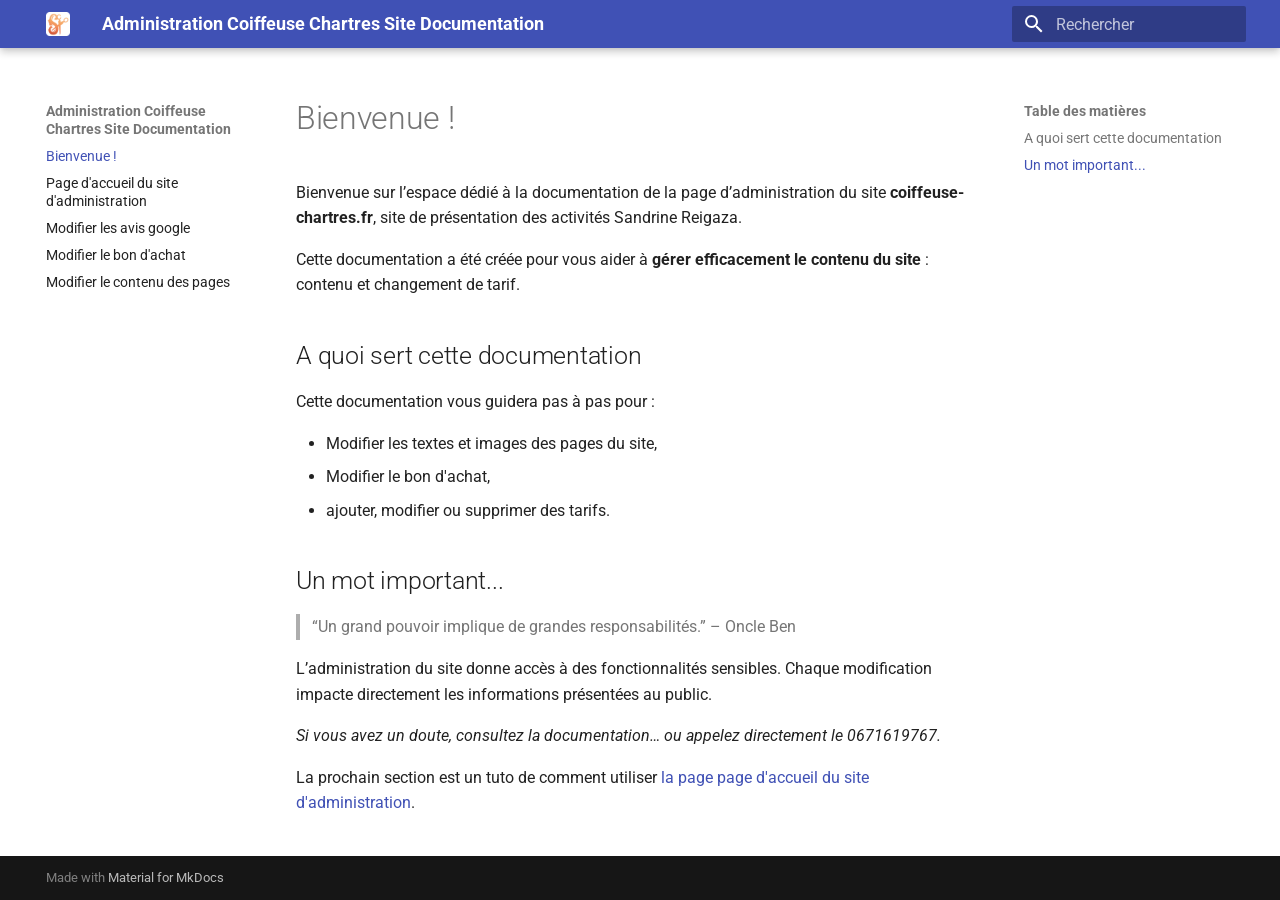
<file: index.html>
<!doctype html>
<html lang="fr" class="no-js">
  <head>
    
      <meta charset="utf-8">
      <meta name="viewport" content="width=device-width,initial-scale=1">
      
      
      
      
      
        <link rel="next" href="administration_accueil/">
      
      
        
      
      
      <link rel="icon" href="images/favicon.ico">
      <meta name="generator" content="mkdocs-1.6.1, mkdocs-material-9.7.5">
    
    
      
        <title>Administration Coiffeuse Chartres Site Documentation</title>
      
    
    
      <link rel="stylesheet" href="assets/stylesheets/main.484c7ddc.min.css">
      
      


    
    
      
    
    
      
        
        
        <link rel="preconnect" href="https://fonts.gstatic.com" crossorigin>
        <link rel="stylesheet" href="https://fonts.googleapis.com/css?family=Roboto:300,300i,400,400i,700,700i%7CRoboto+Mono:400,400i,700,700i&display=fallback">
        <style>:root{--md-text-font:"Roboto";--md-code-font:"Roboto Mono"}</style>
      
    
    
      <link rel="stylesheet" href="stylesheets/extra.css">
    
    <script>__md_scope=new URL(".",location),__md_hash=e=>[...e].reduce(((e,_)=>(e<<5)-e+_.charCodeAt(0)),0),__md_get=(e,_=localStorage,t=__md_scope)=>JSON.parse(_.getItem(t.pathname+"."+e)),__md_set=(e,_,t=localStorage,a=__md_scope)=>{try{t.setItem(a.pathname+"."+e,JSON.stringify(_))}catch(e){}}</script>
    
      

    
    
  </head>
  
  
    <body dir="ltr">
  
    
    <input class="md-toggle" data-md-toggle="drawer" type="checkbox" id="__drawer" autocomplete="off">
    <input class="md-toggle" data-md-toggle="search" type="checkbox" id="__search" autocomplete="off">
    <label class="md-overlay" for="__drawer"></label>
    <div data-md-component="skip">
      
        
        <a href="#bienvenue" class="md-skip">
          Aller au contenu
        </a>
      
    </div>
    <div data-md-component="announce">
      
    </div>
    
    
      

  

<header class="md-header md-header--shadow" data-md-component="header">
  <nav class="md-header__inner md-grid" aria-label="En-tête">
    <a href="." title="Administration Coiffeuse Chartres Site Documentation" class="md-header__button md-logo" aria-label="Administration Coiffeuse Chartres Site Documentation" data-md-component="logo">
      
  <img src="assets/favicon.png" alt="logo">

    </a>
    <label class="md-header__button md-icon" for="__drawer">
      
      <svg xmlns="http://www.w3.org/2000/svg" viewBox="0 0 24 24"><path d="M3 6h18v2H3zm0 5h18v2H3zm0 5h18v2H3z"/></svg>
    </label>
    <div class="md-header__title" data-md-component="header-title">
      <div class="md-header__ellipsis">
        <div class="md-header__topic">
          <span class="md-ellipsis">
            Administration Coiffeuse Chartres Site Documentation
          </span>
        </div>
        <div class="md-header__topic" data-md-component="header-topic">
          <span class="md-ellipsis">
            
              Bienvenue !
            
          </span>
        </div>
      </div>
    </div>
    
    
      <script>var palette=__md_get("__palette");if(palette&&palette.color){if("(prefers-color-scheme)"===palette.color.media){var media=matchMedia("(prefers-color-scheme: light)"),input=document.querySelector(media.matches?"[data-md-color-media='(prefers-color-scheme: light)']":"[data-md-color-media='(prefers-color-scheme: dark)']");palette.color.media=input.getAttribute("data-md-color-media"),palette.color.scheme=input.getAttribute("data-md-color-scheme"),palette.color.primary=input.getAttribute("data-md-color-primary"),palette.color.accent=input.getAttribute("data-md-color-accent")}for(var[key,value]of Object.entries(palette.color))document.body.setAttribute("data-md-color-"+key,value)}</script>
    
    
    
      
      
        <label class="md-header__button md-icon" for="__search">
          
          <svg xmlns="http://www.w3.org/2000/svg" viewBox="0 0 24 24"><path d="M9.5 3A6.5 6.5 0 0 1 16 9.5c0 1.61-.59 3.09-1.56 4.23l.27.27h.79l5 5-1.5 1.5-5-5v-.79l-.27-.27A6.52 6.52 0 0 1 9.5 16 6.5 6.5 0 0 1 3 9.5 6.5 6.5 0 0 1 9.5 3m0 2C7 5 5 7 5 9.5S7 14 9.5 14 14 12 14 9.5 12 5 9.5 5"/></svg>
        </label>
        <div class="md-search" data-md-component="search" role="dialog">
  <label class="md-search__overlay" for="__search"></label>
  <div class="md-search__inner" role="search">
    <form class="md-search__form" name="search">
      <input type="text" class="md-search__input" name="query" aria-label="Rechercher" placeholder="Rechercher" autocapitalize="off" autocorrect="off" autocomplete="off" spellcheck="false" data-md-component="search-query" required>
      <label class="md-search__icon md-icon" for="__search">
        
        <svg xmlns="http://www.w3.org/2000/svg" viewBox="0 0 24 24"><path d="M9.5 3A6.5 6.5 0 0 1 16 9.5c0 1.61-.59 3.09-1.56 4.23l.27.27h.79l5 5-1.5 1.5-5-5v-.79l-.27-.27A6.52 6.52 0 0 1 9.5 16 6.5 6.5 0 0 1 3 9.5 6.5 6.5 0 0 1 9.5 3m0 2C7 5 5 7 5 9.5S7 14 9.5 14 14 12 14 9.5 12 5 9.5 5"/></svg>
        
        <svg xmlns="http://www.w3.org/2000/svg" viewBox="0 0 24 24"><path d="M20 11v2H8l5.5 5.5-1.42 1.42L4.16 12l7.92-7.92L13.5 5.5 8 11z"/></svg>
      </label>
      <nav class="md-search__options" aria-label="Recherche">
        
        <button type="reset" class="md-search__icon md-icon" title="Effacer" aria-label="Effacer" tabindex="-1">
          
          <svg xmlns="http://www.w3.org/2000/svg" viewBox="0 0 24 24"><path d="M19 6.41 17.59 5 12 10.59 6.41 5 5 6.41 10.59 12 5 17.59 6.41 19 12 13.41 17.59 19 19 17.59 13.41 12z"/></svg>
        </button>
      </nav>
      
    </form>
    <div class="md-search__output">
      <div class="md-search__scrollwrap" tabindex="0" data-md-scrollfix>
        <div class="md-search-result" data-md-component="search-result">
          <div class="md-search-result__meta">
            Initialisation de la recherche
          </div>
          <ol class="md-search-result__list" role="presentation"></ol>
        </div>
      </div>
    </div>
  </div>
</div>
      
    
    
  </nav>
  
</header>
    
    <div class="md-container" data-md-component="container">
      
      
        
          
        
      
      <main class="md-main" data-md-component="main">
        <div class="md-main__inner md-grid">
          
            
              
              <div class="md-sidebar md-sidebar--primary" data-md-component="sidebar" data-md-type="navigation" >
                <div class="md-sidebar__scrollwrap">
                  <div class="md-sidebar__inner">
                    



<nav class="md-nav md-nav--primary" aria-label="Navigation" data-md-level="0">
  <label class="md-nav__title" for="__drawer">
    <a href="." title="Administration Coiffeuse Chartres Site Documentation" class="md-nav__button md-logo" aria-label="Administration Coiffeuse Chartres Site Documentation" data-md-component="logo">
      
  <img src="assets/favicon.png" alt="logo">

    </a>
    Administration Coiffeuse Chartres Site Documentation
  </label>
  
  <ul class="md-nav__list" data-md-scrollfix>
    
      
      
  
  
    
  
  
  
    <li class="md-nav__item md-nav__item--active">
      
      <input class="md-nav__toggle md-toggle" type="checkbox" id="__toc">
      
      
        
      
      
        <label class="md-nav__link md-nav__link--active" for="__toc">
          
  
  
  <span class="md-ellipsis">
    
  
    Bienvenue !
  

    
  </span>
  
  

          <span class="md-nav__icon md-icon"></span>
        </label>
      
      <a href="." class="md-nav__link md-nav__link--active">
        
  
  
  <span class="md-ellipsis">
    
  
    Bienvenue !
  

    
  </span>
  
  

      </a>
      
        

<nav class="md-nav md-nav--secondary" aria-label="Table des matières">
  
  
  
    
  
  
    <label class="md-nav__title" for="__toc">
      <span class="md-nav__icon md-icon"></span>
      Table des matières
    </label>
    <ul class="md-nav__list" data-md-component="toc" data-md-scrollfix>
      
        <li class="md-nav__item">
  <a href="#a-quoi-sert-cette-documentation" class="md-nav__link">
    <span class="md-ellipsis">
      
        A quoi sert cette documentation
      
    </span>
  </a>
  
</li>
      
        <li class="md-nav__item">
  <a href="#un-mot-important" class="md-nav__link">
    <span class="md-ellipsis">
      
        Un mot important...
      
    </span>
  </a>
  
</li>
      
    </ul>
  
</nav>
      
    </li>
  

    
      
      
  
  
  
  
    <li class="md-nav__item">
      <a href="administration_accueil/" class="md-nav__link">
        
  
  
  <span class="md-ellipsis">
    
  
    Page d'accueil du site d'administration
  

    
  </span>
  
  

      </a>
    </li>
  

    
      
      
  
  
  
  
    <li class="md-nav__item">
      <a href="modifier_avis_google/" class="md-nav__link">
        
  
  
  <span class="md-ellipsis">
    
  
    Modifier les avis google
  

    
  </span>
  
  

      </a>
    </li>
  

    
      
      
  
  
  
  
    <li class="md-nav__item">
      <a href="modifier_bon_dachat/" class="md-nav__link">
        
  
  
  <span class="md-ellipsis">
    
  
    Modifier le bon d'achat
  

    
  </span>
  
  

      </a>
    </li>
  

    
      
      
  
  
  
  
    <li class="md-nav__item">
      <a href="modifier_pages/" class="md-nav__link">
        
  
  
  <span class="md-ellipsis">
    
  
    Modifier le contenu des pages
  

    
  </span>
  
  

      </a>
    </li>
  

    
  </ul>
</nav>
                  </div>
                </div>
              </div>
            
            
              
              <div class="md-sidebar md-sidebar--secondary" data-md-component="sidebar" data-md-type="toc" >
                <div class="md-sidebar__scrollwrap">
                  <div class="md-sidebar__inner">
                    

<nav class="md-nav md-nav--secondary" aria-label="Table des matières">
  
  
  
    
  
  
    <label class="md-nav__title" for="__toc">
      <span class="md-nav__icon md-icon"></span>
      Table des matières
    </label>
    <ul class="md-nav__list" data-md-component="toc" data-md-scrollfix>
      
        <li class="md-nav__item">
  <a href="#a-quoi-sert-cette-documentation" class="md-nav__link">
    <span class="md-ellipsis">
      
        A quoi sert cette documentation
      
    </span>
  </a>
  
</li>
      
        <li class="md-nav__item">
  <a href="#un-mot-important" class="md-nav__link">
    <span class="md-ellipsis">
      
        Un mot important...
      
    </span>
  </a>
  
</li>
      
    </ul>
  
</nav>
                  </div>
                </div>
              </div>
            
          
          
            <div class="md-content" data-md-component="content">
              
              <article class="md-content__inner md-typeset">
                
                  



<h1 id="bienvenue">Bienvenue !</h1>
<p>Bienvenue sur l’espace dédié à la documentation de la page d’administration du site <strong>coiffeuse-chartres.fr</strong>, site de présentation des activités Sandrine Reigaza.</p>
<p>Cette documentation a été créée pour vous aider à <strong>gérer efficacement le contenu du site</strong> : contenu et changement de tarif.</p>
<h2 id="a-quoi-sert-cette-documentation">A quoi sert cette documentation</h2>
<p>Cette documentation vous guidera pas à pas pour :</p>
<ul>
<li>Modifier les textes et images des pages du site,</li>
<li>Modifier le bon d'achat,</li>
<li>ajouter, modifier ou supprimer des tarifs.</li>
</ul>
<h2 id="un-mot-important">Un mot important...</h2>
<blockquote>
<p>“Un grand pouvoir implique de grandes responsabilités.” – Oncle Ben</p>
</blockquote>
<p>L’administration du site donne accès à des fonctionnalités sensibles. Chaque modification impacte directement les informations présentées au public.</p>
<p><em>Si vous avez un doute, consultez la documentation… ou appelez directement le 0671619767.</em></p>
<p>La prochain section est un tuto de comment utiliser <a href="administration_accueil/">la page page d'accueil du site d'administration</a>.</p>












                
              </article>
            </div>
          
          
<script>var target=document.getElementById(location.hash.slice(1));target&&target.name&&(target.checked=target.name.startsWith("__tabbed_"))</script>
        </div>
        
      </main>
      
        <footer class="md-footer">
  
  <div class="md-footer-meta md-typeset">
    <div class="md-footer-meta__inner md-grid">
      <div class="md-copyright">
  
  
    Made with
    <a href="https://squidfunk.github.io/mkdocs-material/" target="_blank" rel="noopener">
      Material for MkDocs
    </a>
  
</div>
      
    </div>
  </div>
</footer>
      
    </div>
    <div class="md-dialog" data-md-component="dialog">
      <div class="md-dialog__inner md-typeset"></div>
    </div>
    
    
    
      
      
      <script id="__config" type="application/json">{"annotate": null, "base": ".", "features": ["navigation.instant"], "search": "assets/javascripts/workers/search.2c215733.min.js", "tags": null, "translations": {"clipboard.copied": "Copi\u00e9 dans le presse-papier", "clipboard.copy": "Copier dans le presse-papier", "search.result.more.one": "1 de plus sur cette page", "search.result.more.other": "# de plus sur cette page", "search.result.none": "Aucun document trouv\u00e9", "search.result.one": "1 document trouv\u00e9", "search.result.other": "# documents trouv\u00e9s", "search.result.placeholder": "Taper pour d\u00e9marrer la recherche", "search.result.term.missing": "Non trouv\u00e9", "select.version": "S\u00e9lectionner la version"}, "version": null}</script>
    
    
      <script src="assets/javascripts/bundle.79ae519e.min.js"></script>
      
    
  </body>
</html>
</file>
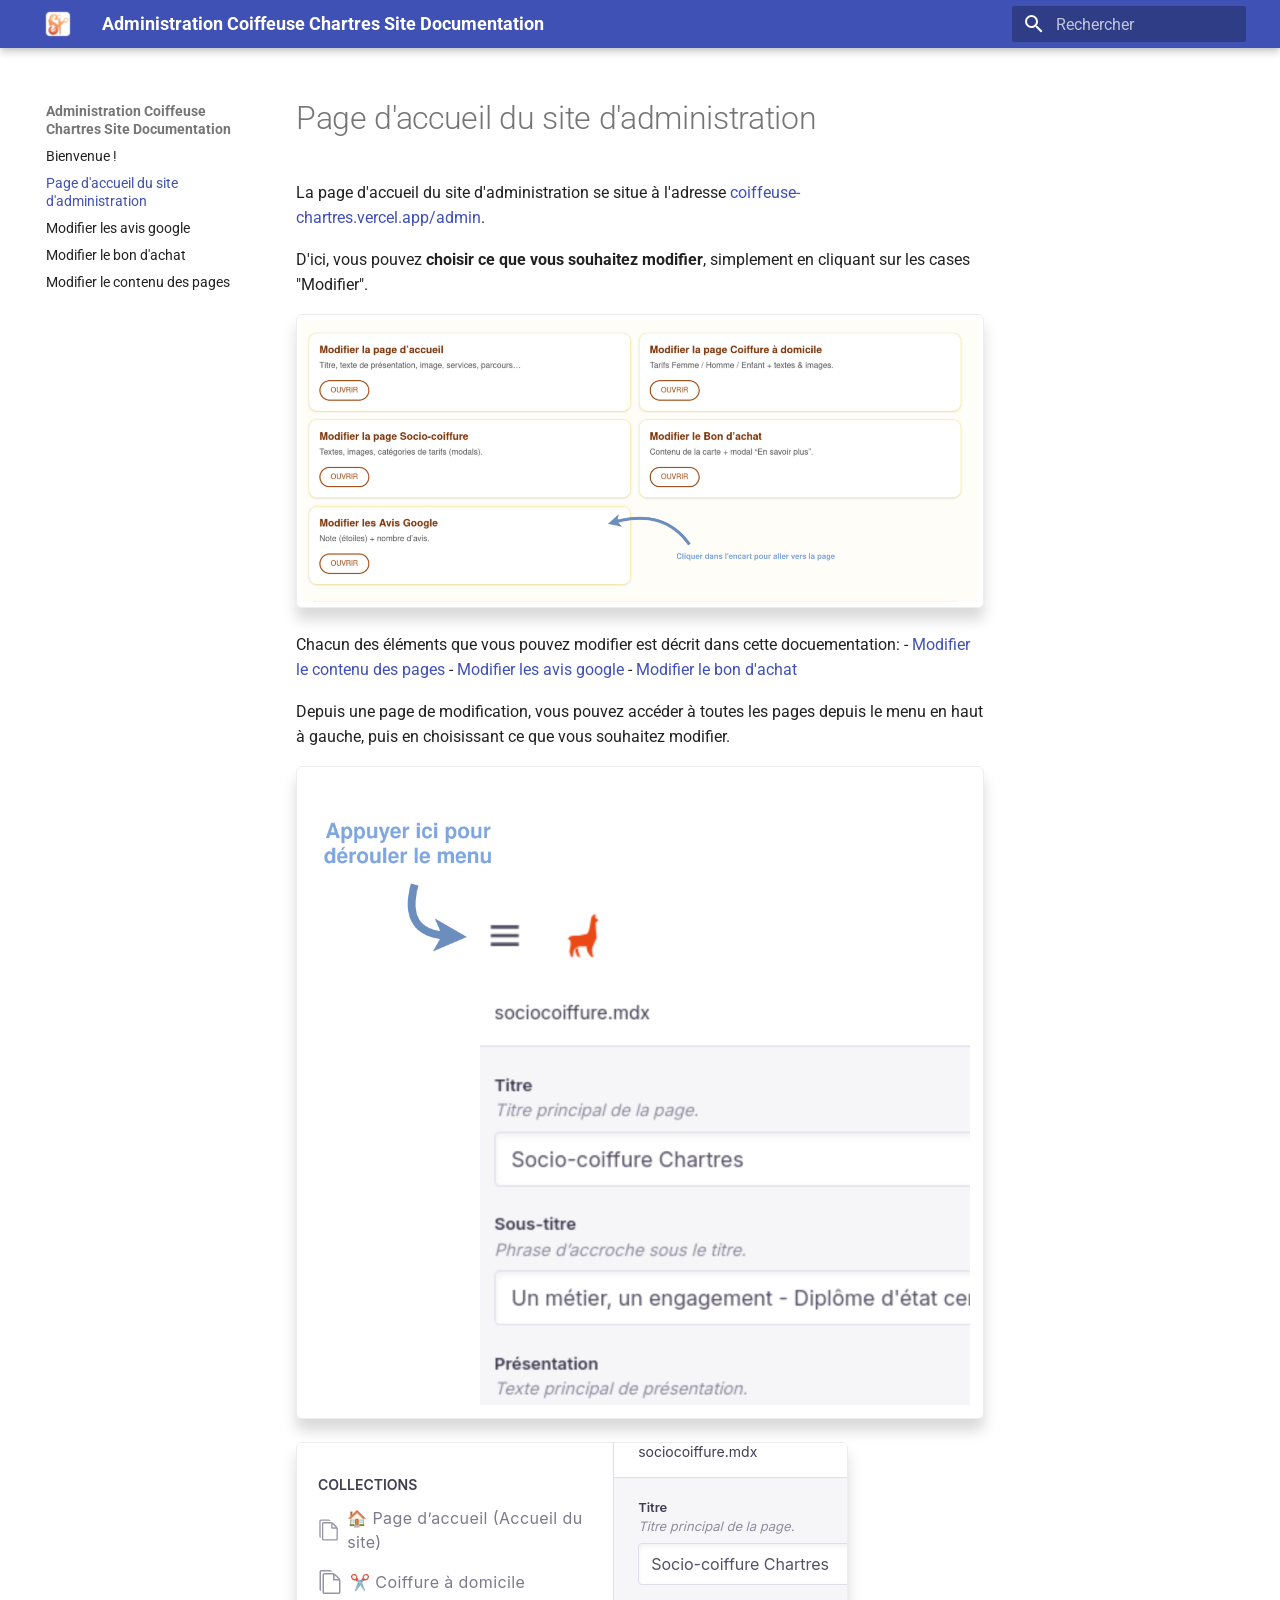
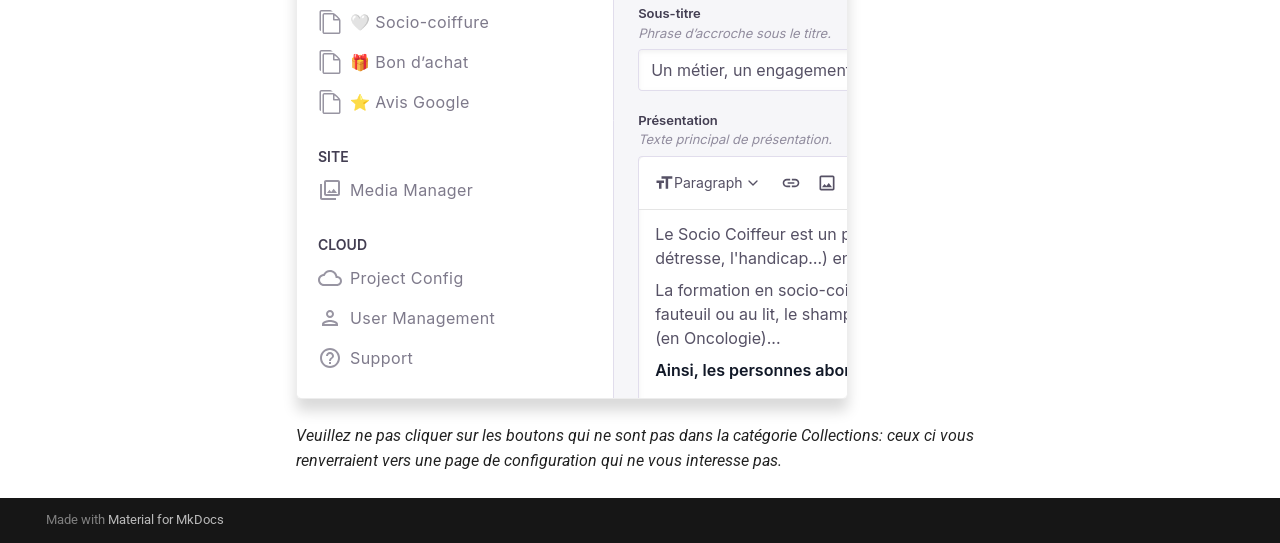
<file: administration_accueil/index.html>
<!doctype html>
<html lang="fr" class="no-js">
  <head>
    
      <meta charset="utf-8">
      <meta name="viewport" content="width=device-width,initial-scale=1">
      
      
      
      
        <link rel="prev" href="..">
      
      
        <link rel="next" href="../modifier_avis_google/">
      
      
        
      
      
      <link rel="icon" href="../images/favicon.ico">
      <meta name="generator" content="mkdocs-1.6.1, mkdocs-material-9.7.5">
    
    
      
        <title>Page d'accueil du site d'administration - Administration Coiffeuse Chartres Site Documentation</title>
      
    
    
      <link rel="stylesheet" href="../assets/stylesheets/main.484c7ddc.min.css">
      
      


    
    
      
    
    
      
        
        
        <link rel="preconnect" href="https://fonts.gstatic.com" crossorigin>
        <link rel="stylesheet" href="https://fonts.googleapis.com/css?family=Roboto:300,300i,400,400i,700,700i%7CRoboto+Mono:400,400i,700,700i&display=fallback">
        <style>:root{--md-text-font:"Roboto";--md-code-font:"Roboto Mono"}</style>
      
    
    
      <link rel="stylesheet" href="../stylesheets/extra.css">
    
    <script>__md_scope=new URL("..",location),__md_hash=e=>[...e].reduce(((e,_)=>(e<<5)-e+_.charCodeAt(0)),0),__md_get=(e,_=localStorage,t=__md_scope)=>JSON.parse(_.getItem(t.pathname+"."+e)),__md_set=(e,_,t=localStorage,a=__md_scope)=>{try{t.setItem(a.pathname+"."+e,JSON.stringify(_))}catch(e){}}</script>
    
      

    
    
  </head>
  
  
    <body dir="ltr">
  
    
    <input class="md-toggle" data-md-toggle="drawer" type="checkbox" id="__drawer" autocomplete="off">
    <input class="md-toggle" data-md-toggle="search" type="checkbox" id="__search" autocomplete="off">
    <label class="md-overlay" for="__drawer"></label>
    <div data-md-component="skip">
      
        
        <a href="#page-daccueil-du-site-dadministration" class="md-skip">
          Aller au contenu
        </a>
      
    </div>
    <div data-md-component="announce">
      
    </div>
    
    
      

  

<header class="md-header md-header--shadow" data-md-component="header">
  <nav class="md-header__inner md-grid" aria-label="En-tête">
    <a href=".." title="Administration Coiffeuse Chartres Site Documentation" class="md-header__button md-logo" aria-label="Administration Coiffeuse Chartres Site Documentation" data-md-component="logo">
      
  <img src="../assets/favicon.png" alt="logo">

    </a>
    <label class="md-header__button md-icon" for="__drawer">
      
      <svg xmlns="http://www.w3.org/2000/svg" viewBox="0 0 24 24"><path d="M3 6h18v2H3zm0 5h18v2H3zm0 5h18v2H3z"/></svg>
    </label>
    <div class="md-header__title" data-md-component="header-title">
      <div class="md-header__ellipsis">
        <div class="md-header__topic">
          <span class="md-ellipsis">
            Administration Coiffeuse Chartres Site Documentation
          </span>
        </div>
        <div class="md-header__topic" data-md-component="header-topic">
          <span class="md-ellipsis">
            
              Page d'accueil du site d'administration
            
          </span>
        </div>
      </div>
    </div>
    
    
      <script>var palette=__md_get("__palette");if(palette&&palette.color){if("(prefers-color-scheme)"===palette.color.media){var media=matchMedia("(prefers-color-scheme: light)"),input=document.querySelector(media.matches?"[data-md-color-media='(prefers-color-scheme: light)']":"[data-md-color-media='(prefers-color-scheme: dark)']");palette.color.media=input.getAttribute("data-md-color-media"),palette.color.scheme=input.getAttribute("data-md-color-scheme"),palette.color.primary=input.getAttribute("data-md-color-primary"),palette.color.accent=input.getAttribute("data-md-color-accent")}for(var[key,value]of Object.entries(palette.color))document.body.setAttribute("data-md-color-"+key,value)}</script>
    
    
    
      
      
        <label class="md-header__button md-icon" for="__search">
          
          <svg xmlns="http://www.w3.org/2000/svg" viewBox="0 0 24 24"><path d="M9.5 3A6.5 6.5 0 0 1 16 9.5c0 1.61-.59 3.09-1.56 4.23l.27.27h.79l5 5-1.5 1.5-5-5v-.79l-.27-.27A6.52 6.52 0 0 1 9.5 16 6.5 6.5 0 0 1 3 9.5 6.5 6.5 0 0 1 9.5 3m0 2C7 5 5 7 5 9.5S7 14 9.5 14 14 12 14 9.5 12 5 9.5 5"/></svg>
        </label>
        <div class="md-search" data-md-component="search" role="dialog">
  <label class="md-search__overlay" for="__search"></label>
  <div class="md-search__inner" role="search">
    <form class="md-search__form" name="search">
      <input type="text" class="md-search__input" name="query" aria-label="Rechercher" placeholder="Rechercher" autocapitalize="off" autocorrect="off" autocomplete="off" spellcheck="false" data-md-component="search-query" required>
      <label class="md-search__icon md-icon" for="__search">
        
        <svg xmlns="http://www.w3.org/2000/svg" viewBox="0 0 24 24"><path d="M9.5 3A6.5 6.5 0 0 1 16 9.5c0 1.61-.59 3.09-1.56 4.23l.27.27h.79l5 5-1.5 1.5-5-5v-.79l-.27-.27A6.52 6.52 0 0 1 9.5 16 6.5 6.5 0 0 1 3 9.5 6.5 6.5 0 0 1 9.5 3m0 2C7 5 5 7 5 9.5S7 14 9.5 14 14 12 14 9.5 12 5 9.5 5"/></svg>
        
        <svg xmlns="http://www.w3.org/2000/svg" viewBox="0 0 24 24"><path d="M20 11v2H8l5.5 5.5-1.42 1.42L4.16 12l7.92-7.92L13.5 5.5 8 11z"/></svg>
      </label>
      <nav class="md-search__options" aria-label="Recherche">
        
        <button type="reset" class="md-search__icon md-icon" title="Effacer" aria-label="Effacer" tabindex="-1">
          
          <svg xmlns="http://www.w3.org/2000/svg" viewBox="0 0 24 24"><path d="M19 6.41 17.59 5 12 10.59 6.41 5 5 6.41 10.59 12 5 17.59 6.41 19 12 13.41 17.59 19 19 17.59 13.41 12z"/></svg>
        </button>
      </nav>
      
    </form>
    <div class="md-search__output">
      <div class="md-search__scrollwrap" tabindex="0" data-md-scrollfix>
        <div class="md-search-result" data-md-component="search-result">
          <div class="md-search-result__meta">
            Initialisation de la recherche
          </div>
          <ol class="md-search-result__list" role="presentation"></ol>
        </div>
      </div>
    </div>
  </div>
</div>
      
    
    
  </nav>
  
</header>
    
    <div class="md-container" data-md-component="container">
      
      
        
          
        
      
      <main class="md-main" data-md-component="main">
        <div class="md-main__inner md-grid">
          
            
              
              <div class="md-sidebar md-sidebar--primary" data-md-component="sidebar" data-md-type="navigation" >
                <div class="md-sidebar__scrollwrap">
                  <div class="md-sidebar__inner">
                    



<nav class="md-nav md-nav--primary" aria-label="Navigation" data-md-level="0">
  <label class="md-nav__title" for="__drawer">
    <a href=".." title="Administration Coiffeuse Chartres Site Documentation" class="md-nav__button md-logo" aria-label="Administration Coiffeuse Chartres Site Documentation" data-md-component="logo">
      
  <img src="../assets/favicon.png" alt="logo">

    </a>
    Administration Coiffeuse Chartres Site Documentation
  </label>
  
  <ul class="md-nav__list" data-md-scrollfix>
    
      
      
  
  
  
  
    <li class="md-nav__item">
      <a href=".." class="md-nav__link">
        
  
  
  <span class="md-ellipsis">
    
  
    Bienvenue !
  

    
  </span>
  
  

      </a>
    </li>
  

    
      
      
  
  
    
  
  
  
    <li class="md-nav__item md-nav__item--active">
      
      <input class="md-nav__toggle md-toggle" type="checkbox" id="__toc">
      
      
        
      
      
      <a href="./" class="md-nav__link md-nav__link--active">
        
  
  
  <span class="md-ellipsis">
    
  
    Page d'accueil du site d'administration
  

    
  </span>
  
  

      </a>
      
    </li>
  

    
      
      
  
  
  
  
    <li class="md-nav__item">
      <a href="../modifier_avis_google/" class="md-nav__link">
        
  
  
  <span class="md-ellipsis">
    
  
    Modifier les avis google
  

    
  </span>
  
  

      </a>
    </li>
  

    
      
      
  
  
  
  
    <li class="md-nav__item">
      <a href="../modifier_bon_dachat/" class="md-nav__link">
        
  
  
  <span class="md-ellipsis">
    
  
    Modifier le bon d'achat
  

    
  </span>
  
  

      </a>
    </li>
  

    
      
      
  
  
  
  
    <li class="md-nav__item">
      <a href="../modifier_pages/" class="md-nav__link">
        
  
  
  <span class="md-ellipsis">
    
  
    Modifier le contenu des pages
  

    
  </span>
  
  

      </a>
    </li>
  

    
  </ul>
</nav>
                  </div>
                </div>
              </div>
            
            
              
              <div class="md-sidebar md-sidebar--secondary" data-md-component="sidebar" data-md-type="toc" >
                <div class="md-sidebar__scrollwrap">
                  <div class="md-sidebar__inner">
                    

<nav class="md-nav md-nav--secondary" aria-label="Table des matières">
  
  
  
    
  
  
</nav>
                  </div>
                </div>
              </div>
            
          
          
            <div class="md-content" data-md-component="content">
              
              <article class="md-content__inner md-typeset">
                
                  



<h1 id="page-daccueil-du-site-dadministration">Page d'accueil du site d'administration</h1>
<p>La page d'accueil du site d'administration se situe à l'adresse <a href="https://coiffeuse-chartres.vercel.app/admin">coiffeuse-chartres.vercel.app/admin</a>.</p>
<p>D'ici, vous pouvez <strong>choisir ce que vous souhaitez modifier</strong>, simplement en cliquant sur les cases "Modifier".</p>
<p><img alt="description cliquer page" src="../accueil_admin.png" /></p>
<p>Chacun des éléments que vous pouvez modifier est décrit dans cette docuementation:
- <a href="../modifier_pages/">Modifier le contenu des pages</a>
- <a href="../modifier_avis_google/">Modifier les avis google</a>
- <a href="../modifier_bon_dachat/">Modifier le bon d'achat</a></p>
<p>Depuis une page de modification, vous pouvez accéder à toutes les pages depuis le menu en haut à gauche, puis en choisissant ce que vous souhaitez modifier.</p>
<p><img alt="burger" src="../burger.png" /></p>
<p><img alt="collection" src="../collection.png" /></p>
<p><em>Veuillez ne pas cliquer sur les boutons qui ne sont pas dans la catégorie Collections: ceux ci vous renverraient vers une page de configuration qui ne vous interesse pas.</em></p>












                
              </article>
            </div>
          
          
<script>var target=document.getElementById(location.hash.slice(1));target&&target.name&&(target.checked=target.name.startsWith("__tabbed_"))</script>
        </div>
        
      </main>
      
        <footer class="md-footer">
  
  <div class="md-footer-meta md-typeset">
    <div class="md-footer-meta__inner md-grid">
      <div class="md-copyright">
  
  
    Made with
    <a href="https://squidfunk.github.io/mkdocs-material/" target="_blank" rel="noopener">
      Material for MkDocs
    </a>
  
</div>
      
    </div>
  </div>
</footer>
      
    </div>
    <div class="md-dialog" data-md-component="dialog">
      <div class="md-dialog__inner md-typeset"></div>
    </div>
    
    
    
      
      
      <script id="__config" type="application/json">{"annotate": null, "base": "..", "features": ["navigation.instant"], "search": "../assets/javascripts/workers/search.2c215733.min.js", "tags": null, "translations": {"clipboard.copied": "Copi\u00e9 dans le presse-papier", "clipboard.copy": "Copier dans le presse-papier", "search.result.more.one": "1 de plus sur cette page", "search.result.more.other": "# de plus sur cette page", "search.result.none": "Aucun document trouv\u00e9", "search.result.one": "1 document trouv\u00e9", "search.result.other": "# documents trouv\u00e9s", "search.result.placeholder": "Taper pour d\u00e9marrer la recherche", "search.result.term.missing": "Non trouv\u00e9", "select.version": "S\u00e9lectionner la version"}, "version": null}</script>
    
    
      <script src="../assets/javascripts/bundle.79ae519e.min.js"></script>
      
    
  </body>
</html>
</file>
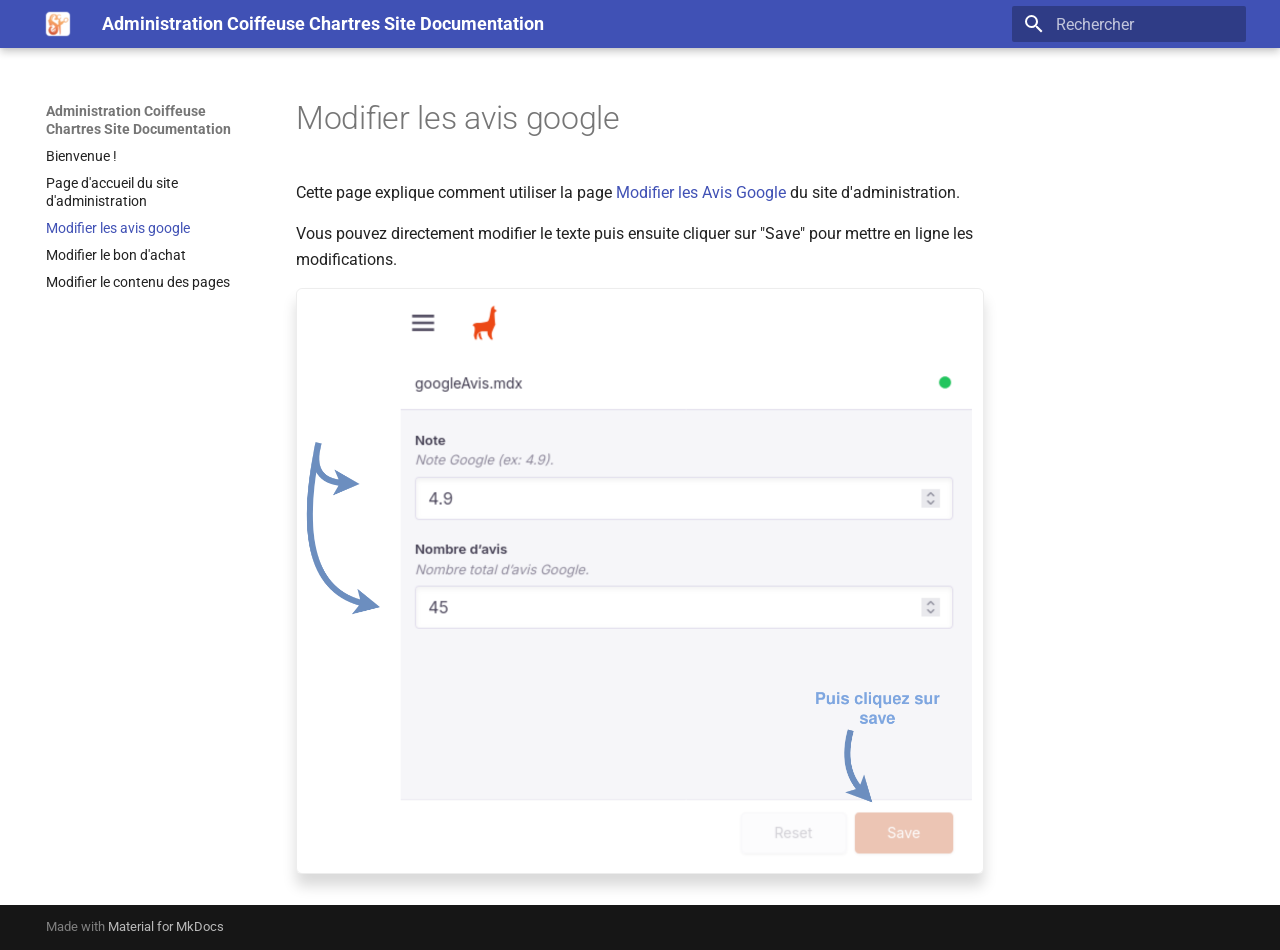
<file: modifier_avis_google/index.html>
<!doctype html>
<html lang="fr" class="no-js">
  <head>
    
      <meta charset="utf-8">
      <meta name="viewport" content="width=device-width,initial-scale=1">
      
      
      
      
        <link rel="prev" href="../administration_accueil/">
      
      
        <link rel="next" href="../modifier_bon_dachat/">
      
      
        
      
      
      <link rel="icon" href="../images/favicon.ico">
      <meta name="generator" content="mkdocs-1.6.1, mkdocs-material-9.7.5">
    
    
      
        <title>Modifier les avis google - Administration Coiffeuse Chartres Site Documentation</title>
      
    
    
      <link rel="stylesheet" href="../assets/stylesheets/main.484c7ddc.min.css">
      
      


    
    
      
    
    
      
        
        
        <link rel="preconnect" href="https://fonts.gstatic.com" crossorigin>
        <link rel="stylesheet" href="https://fonts.googleapis.com/css?family=Roboto:300,300i,400,400i,700,700i%7CRoboto+Mono:400,400i,700,700i&display=fallback">
        <style>:root{--md-text-font:"Roboto";--md-code-font:"Roboto Mono"}</style>
      
    
    
      <link rel="stylesheet" href="../stylesheets/extra.css">
    
    <script>__md_scope=new URL("..",location),__md_hash=e=>[...e].reduce(((e,_)=>(e<<5)-e+_.charCodeAt(0)),0),__md_get=(e,_=localStorage,t=__md_scope)=>JSON.parse(_.getItem(t.pathname+"."+e)),__md_set=(e,_,t=localStorage,a=__md_scope)=>{try{t.setItem(a.pathname+"."+e,JSON.stringify(_))}catch(e){}}</script>
    
      

    
    
  </head>
  
  
    <body dir="ltr">
  
    
    <input class="md-toggle" data-md-toggle="drawer" type="checkbox" id="__drawer" autocomplete="off">
    <input class="md-toggle" data-md-toggle="search" type="checkbox" id="__search" autocomplete="off">
    <label class="md-overlay" for="__drawer"></label>
    <div data-md-component="skip">
      
        
        <a href="#modifier-les-avis-google" class="md-skip">
          Aller au contenu
        </a>
      
    </div>
    <div data-md-component="announce">
      
    </div>
    
    
      

  

<header class="md-header md-header--shadow" data-md-component="header">
  <nav class="md-header__inner md-grid" aria-label="En-tête">
    <a href=".." title="Administration Coiffeuse Chartres Site Documentation" class="md-header__button md-logo" aria-label="Administration Coiffeuse Chartres Site Documentation" data-md-component="logo">
      
  <img src="../assets/favicon.png" alt="logo">

    </a>
    <label class="md-header__button md-icon" for="__drawer">
      
      <svg xmlns="http://www.w3.org/2000/svg" viewBox="0 0 24 24"><path d="M3 6h18v2H3zm0 5h18v2H3zm0 5h18v2H3z"/></svg>
    </label>
    <div class="md-header__title" data-md-component="header-title">
      <div class="md-header__ellipsis">
        <div class="md-header__topic">
          <span class="md-ellipsis">
            Administration Coiffeuse Chartres Site Documentation
          </span>
        </div>
        <div class="md-header__topic" data-md-component="header-topic">
          <span class="md-ellipsis">
            
              Modifier les avis google
            
          </span>
        </div>
      </div>
    </div>
    
    
      <script>var palette=__md_get("__palette");if(palette&&palette.color){if("(prefers-color-scheme)"===palette.color.media){var media=matchMedia("(prefers-color-scheme: light)"),input=document.querySelector(media.matches?"[data-md-color-media='(prefers-color-scheme: light)']":"[data-md-color-media='(prefers-color-scheme: dark)']");palette.color.media=input.getAttribute("data-md-color-media"),palette.color.scheme=input.getAttribute("data-md-color-scheme"),palette.color.primary=input.getAttribute("data-md-color-primary"),palette.color.accent=input.getAttribute("data-md-color-accent")}for(var[key,value]of Object.entries(palette.color))document.body.setAttribute("data-md-color-"+key,value)}</script>
    
    
    
      
      
        <label class="md-header__button md-icon" for="__search">
          
          <svg xmlns="http://www.w3.org/2000/svg" viewBox="0 0 24 24"><path d="M9.5 3A6.5 6.5 0 0 1 16 9.5c0 1.61-.59 3.09-1.56 4.23l.27.27h.79l5 5-1.5 1.5-5-5v-.79l-.27-.27A6.52 6.52 0 0 1 9.5 16 6.5 6.5 0 0 1 3 9.5 6.5 6.5 0 0 1 9.5 3m0 2C7 5 5 7 5 9.5S7 14 9.5 14 14 12 14 9.5 12 5 9.5 5"/></svg>
        </label>
        <div class="md-search" data-md-component="search" role="dialog">
  <label class="md-search__overlay" for="__search"></label>
  <div class="md-search__inner" role="search">
    <form class="md-search__form" name="search">
      <input type="text" class="md-search__input" name="query" aria-label="Rechercher" placeholder="Rechercher" autocapitalize="off" autocorrect="off" autocomplete="off" spellcheck="false" data-md-component="search-query" required>
      <label class="md-search__icon md-icon" for="__search">
        
        <svg xmlns="http://www.w3.org/2000/svg" viewBox="0 0 24 24"><path d="M9.5 3A6.5 6.5 0 0 1 16 9.5c0 1.61-.59 3.09-1.56 4.23l.27.27h.79l5 5-1.5 1.5-5-5v-.79l-.27-.27A6.52 6.52 0 0 1 9.5 16 6.5 6.5 0 0 1 3 9.5 6.5 6.5 0 0 1 9.5 3m0 2C7 5 5 7 5 9.5S7 14 9.5 14 14 12 14 9.5 12 5 9.5 5"/></svg>
        
        <svg xmlns="http://www.w3.org/2000/svg" viewBox="0 0 24 24"><path d="M20 11v2H8l5.5 5.5-1.42 1.42L4.16 12l7.92-7.92L13.5 5.5 8 11z"/></svg>
      </label>
      <nav class="md-search__options" aria-label="Recherche">
        
        <button type="reset" class="md-search__icon md-icon" title="Effacer" aria-label="Effacer" tabindex="-1">
          
          <svg xmlns="http://www.w3.org/2000/svg" viewBox="0 0 24 24"><path d="M19 6.41 17.59 5 12 10.59 6.41 5 5 6.41 10.59 12 5 17.59 6.41 19 12 13.41 17.59 19 19 17.59 13.41 12z"/></svg>
        </button>
      </nav>
      
    </form>
    <div class="md-search__output">
      <div class="md-search__scrollwrap" tabindex="0" data-md-scrollfix>
        <div class="md-search-result" data-md-component="search-result">
          <div class="md-search-result__meta">
            Initialisation de la recherche
          </div>
          <ol class="md-search-result__list" role="presentation"></ol>
        </div>
      </div>
    </div>
  </div>
</div>
      
    
    
  </nav>
  
</header>
    
    <div class="md-container" data-md-component="container">
      
      
        
          
        
      
      <main class="md-main" data-md-component="main">
        <div class="md-main__inner md-grid">
          
            
              
              <div class="md-sidebar md-sidebar--primary" data-md-component="sidebar" data-md-type="navigation" >
                <div class="md-sidebar__scrollwrap">
                  <div class="md-sidebar__inner">
                    



<nav class="md-nav md-nav--primary" aria-label="Navigation" data-md-level="0">
  <label class="md-nav__title" for="__drawer">
    <a href=".." title="Administration Coiffeuse Chartres Site Documentation" class="md-nav__button md-logo" aria-label="Administration Coiffeuse Chartres Site Documentation" data-md-component="logo">
      
  <img src="../assets/favicon.png" alt="logo">

    </a>
    Administration Coiffeuse Chartres Site Documentation
  </label>
  
  <ul class="md-nav__list" data-md-scrollfix>
    
      
      
  
  
  
  
    <li class="md-nav__item">
      <a href=".." class="md-nav__link">
        
  
  
  <span class="md-ellipsis">
    
  
    Bienvenue !
  

    
  </span>
  
  

      </a>
    </li>
  

    
      
      
  
  
  
  
    <li class="md-nav__item">
      <a href="../administration_accueil/" class="md-nav__link">
        
  
  
  <span class="md-ellipsis">
    
  
    Page d'accueil du site d'administration
  

    
  </span>
  
  

      </a>
    </li>
  

    
      
      
  
  
    
  
  
  
    <li class="md-nav__item md-nav__item--active">
      
      <input class="md-nav__toggle md-toggle" type="checkbox" id="__toc">
      
      
        
      
      
      <a href="./" class="md-nav__link md-nav__link--active">
        
  
  
  <span class="md-ellipsis">
    
  
    Modifier les avis google
  

    
  </span>
  
  

      </a>
      
    </li>
  

    
      
      
  
  
  
  
    <li class="md-nav__item">
      <a href="../modifier_bon_dachat/" class="md-nav__link">
        
  
  
  <span class="md-ellipsis">
    
  
    Modifier le bon d'achat
  

    
  </span>
  
  

      </a>
    </li>
  

    
      
      
  
  
  
  
    <li class="md-nav__item">
      <a href="../modifier_pages/" class="md-nav__link">
        
  
  
  <span class="md-ellipsis">
    
  
    Modifier le contenu des pages
  

    
  </span>
  
  

      </a>
    </li>
  

    
  </ul>
</nav>
                  </div>
                </div>
              </div>
            
            
              
              <div class="md-sidebar md-sidebar--secondary" data-md-component="sidebar" data-md-type="toc" >
                <div class="md-sidebar__scrollwrap">
                  <div class="md-sidebar__inner">
                    

<nav class="md-nav md-nav--secondary" aria-label="Table des matières">
  
  
  
    
  
  
</nav>
                  </div>
                </div>
              </div>
            
          
          
            <div class="md-content" data-md-component="content">
              
              <article class="md-content__inner md-typeset">
                
                  



<h1 id="modifier-les-avis-google">Modifier les avis google</h1>
<p>Cette page explique comment utiliser la page <a href="https://coiffeuse-chartres.vercel.app/admin/index.html#/collections/edit/googleAvis/googleAvis">Modifier les Avis Google</a> du site d'administration.</p>
<p>Vous pouvez directement modifier le texte puis ensuite cliquer sur "Save" pour mettre en ligne les modifications.</p>
<p><img alt="google_avis" src="../avis_google.png" /></p>












                
              </article>
            </div>
          
          
<script>var target=document.getElementById(location.hash.slice(1));target&&target.name&&(target.checked=target.name.startsWith("__tabbed_"))</script>
        </div>
        
      </main>
      
        <footer class="md-footer">
  
  <div class="md-footer-meta md-typeset">
    <div class="md-footer-meta__inner md-grid">
      <div class="md-copyright">
  
  
    Made with
    <a href="https://squidfunk.github.io/mkdocs-material/" target="_blank" rel="noopener">
      Material for MkDocs
    </a>
  
</div>
      
    </div>
  </div>
</footer>
      
    </div>
    <div class="md-dialog" data-md-component="dialog">
      <div class="md-dialog__inner md-typeset"></div>
    </div>
    
    
    
      
      
      <script id="__config" type="application/json">{"annotate": null, "base": "..", "features": ["navigation.instant"], "search": "../assets/javascripts/workers/search.2c215733.min.js", "tags": null, "translations": {"clipboard.copied": "Copi\u00e9 dans le presse-papier", "clipboard.copy": "Copier dans le presse-papier", "search.result.more.one": "1 de plus sur cette page", "search.result.more.other": "# de plus sur cette page", "search.result.none": "Aucun document trouv\u00e9", "search.result.one": "1 document trouv\u00e9", "search.result.other": "# documents trouv\u00e9s", "search.result.placeholder": "Taper pour d\u00e9marrer la recherche", "search.result.term.missing": "Non trouv\u00e9", "select.version": "S\u00e9lectionner la version"}, "version": null}</script>
    
    
      <script src="../assets/javascripts/bundle.79ae519e.min.js"></script>
      
    
  </body>
</html>
</file>
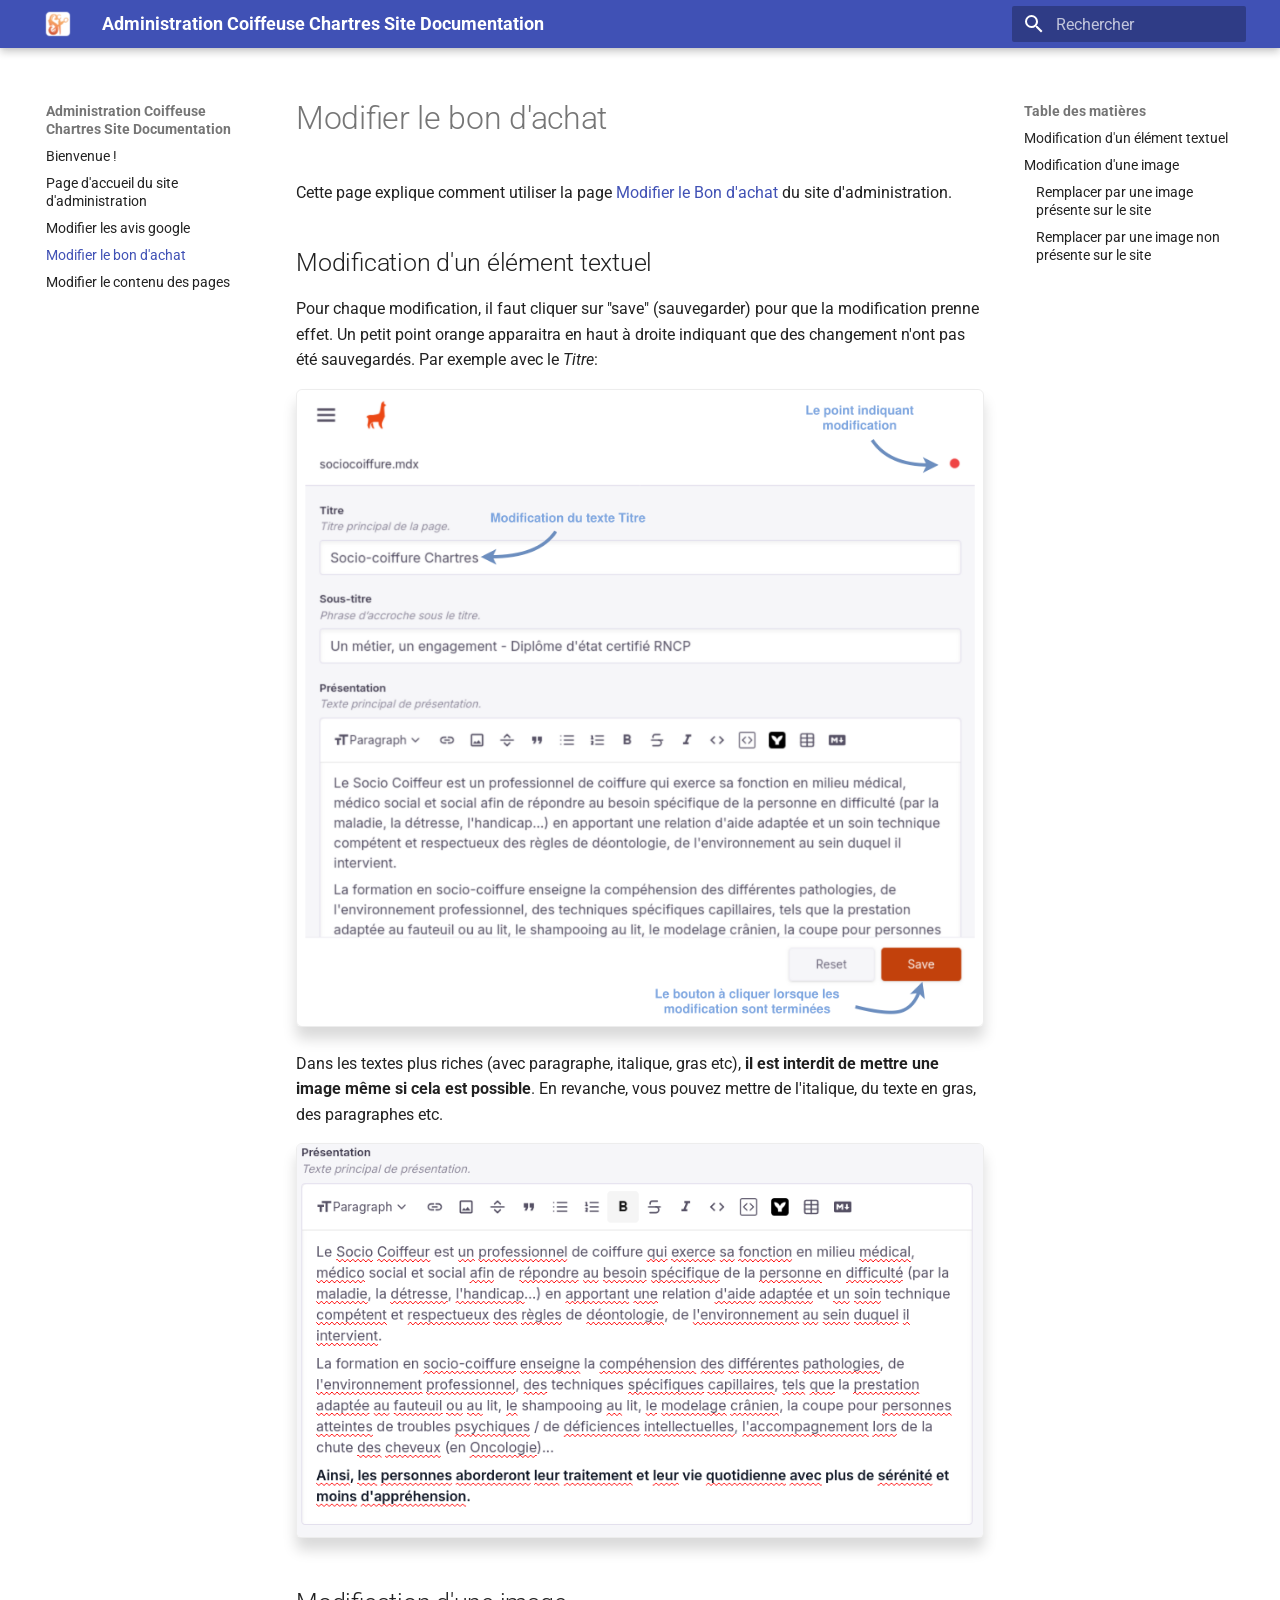
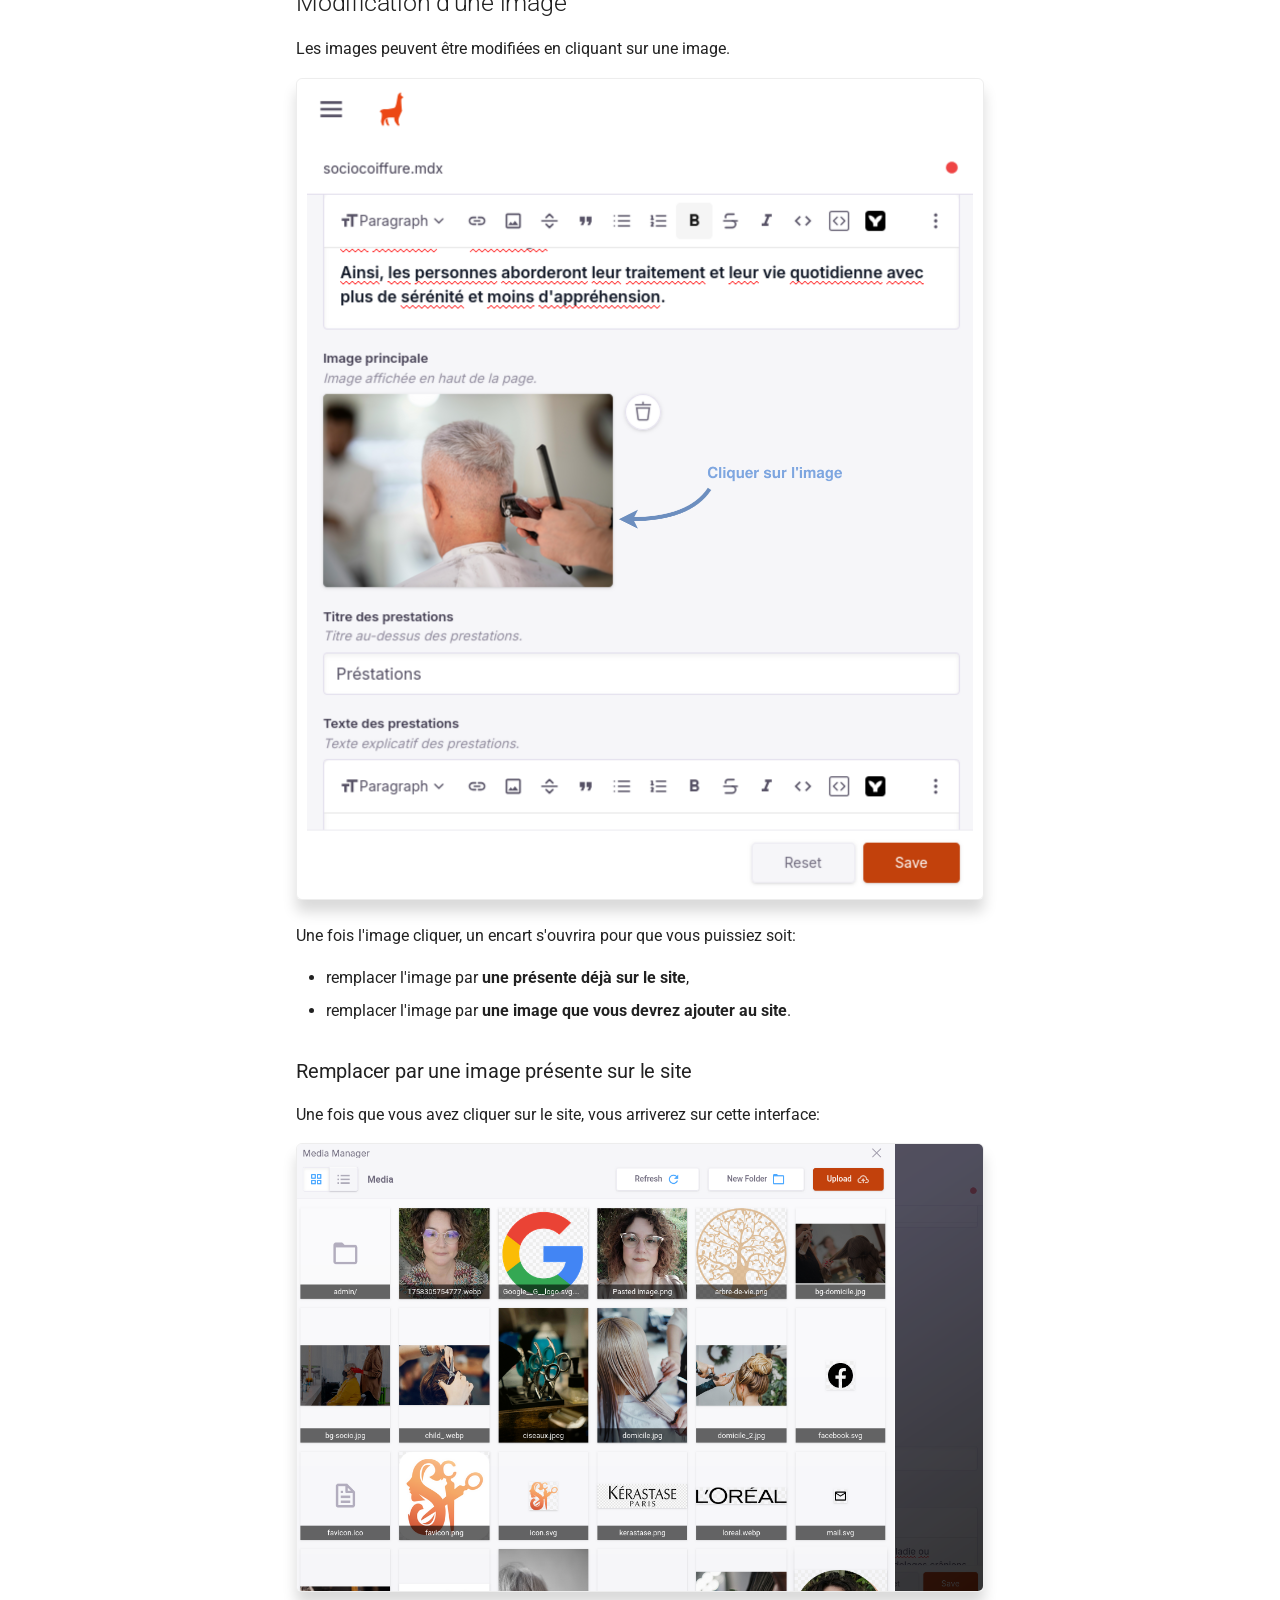
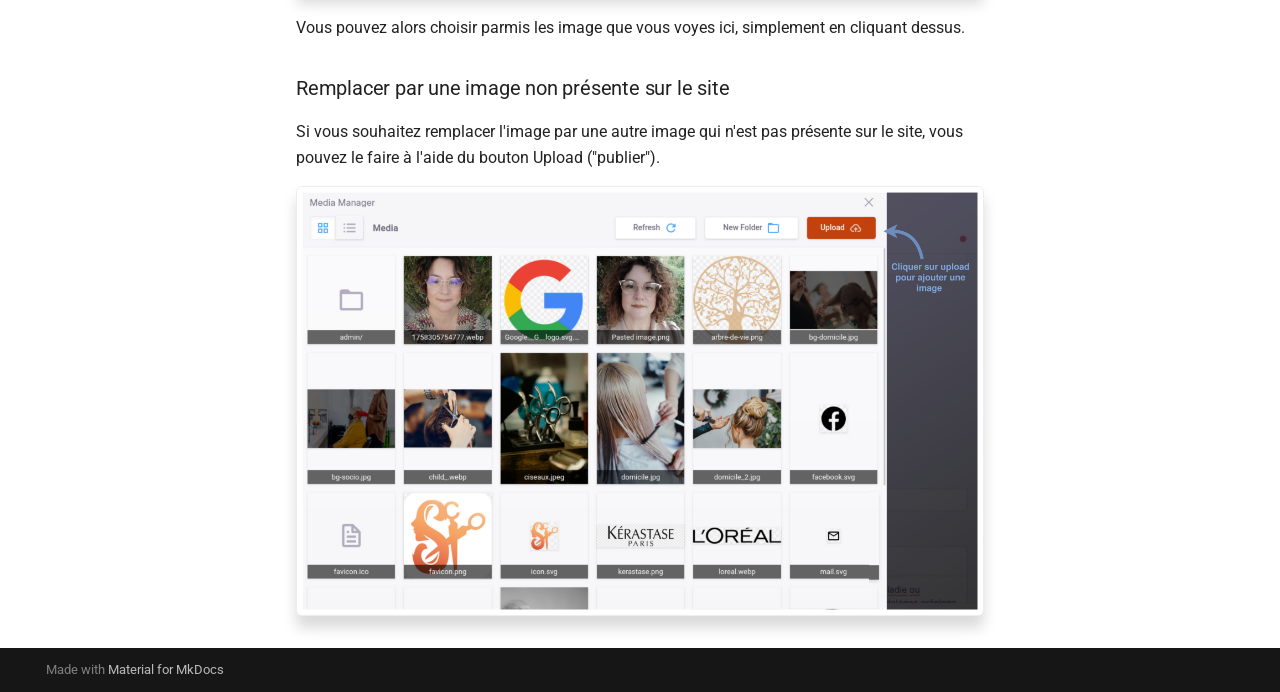
<file: modifier_bon_dachat/index.html>
<!doctype html>
<html lang="fr" class="no-js">
  <head>
    
      <meta charset="utf-8">
      <meta name="viewport" content="width=device-width,initial-scale=1">
      
      
      
      
        <link rel="prev" href="../modifier_avis_google/">
      
      
        <link rel="next" href="../modifier_pages/">
      
      
        
      
      
      <link rel="icon" href="../images/favicon.ico">
      <meta name="generator" content="mkdocs-1.6.1, mkdocs-material-9.7.5">
    
    
      
        <title>Modifier le bon d'achat - Administration Coiffeuse Chartres Site Documentation</title>
      
    
    
      <link rel="stylesheet" href="../assets/stylesheets/main.484c7ddc.min.css">
      
      


    
    
      
    
    
      
        
        
        <link rel="preconnect" href="https://fonts.gstatic.com" crossorigin>
        <link rel="stylesheet" href="https://fonts.googleapis.com/css?family=Roboto:300,300i,400,400i,700,700i%7CRoboto+Mono:400,400i,700,700i&display=fallback">
        <style>:root{--md-text-font:"Roboto";--md-code-font:"Roboto Mono"}</style>
      
    
    
      <link rel="stylesheet" href="../stylesheets/extra.css">
    
    <script>__md_scope=new URL("..",location),__md_hash=e=>[...e].reduce(((e,_)=>(e<<5)-e+_.charCodeAt(0)),0),__md_get=(e,_=localStorage,t=__md_scope)=>JSON.parse(_.getItem(t.pathname+"."+e)),__md_set=(e,_,t=localStorage,a=__md_scope)=>{try{t.setItem(a.pathname+"."+e,JSON.stringify(_))}catch(e){}}</script>
    
      

    
    
  </head>
  
  
    <body dir="ltr">
  
    
    <input class="md-toggle" data-md-toggle="drawer" type="checkbox" id="__drawer" autocomplete="off">
    <input class="md-toggle" data-md-toggle="search" type="checkbox" id="__search" autocomplete="off">
    <label class="md-overlay" for="__drawer"></label>
    <div data-md-component="skip">
      
        
        <a href="#modifier-le-bon-dachat" class="md-skip">
          Aller au contenu
        </a>
      
    </div>
    <div data-md-component="announce">
      
    </div>
    
    
      

  

<header class="md-header md-header--shadow" data-md-component="header">
  <nav class="md-header__inner md-grid" aria-label="En-tête">
    <a href=".." title="Administration Coiffeuse Chartres Site Documentation" class="md-header__button md-logo" aria-label="Administration Coiffeuse Chartres Site Documentation" data-md-component="logo">
      
  <img src="../assets/favicon.png" alt="logo">

    </a>
    <label class="md-header__button md-icon" for="__drawer">
      
      <svg xmlns="http://www.w3.org/2000/svg" viewBox="0 0 24 24"><path d="M3 6h18v2H3zm0 5h18v2H3zm0 5h18v2H3z"/></svg>
    </label>
    <div class="md-header__title" data-md-component="header-title">
      <div class="md-header__ellipsis">
        <div class="md-header__topic">
          <span class="md-ellipsis">
            Administration Coiffeuse Chartres Site Documentation
          </span>
        </div>
        <div class="md-header__topic" data-md-component="header-topic">
          <span class="md-ellipsis">
            
              Modifier le bon d'achat
            
          </span>
        </div>
      </div>
    </div>
    
    
      <script>var palette=__md_get("__palette");if(palette&&palette.color){if("(prefers-color-scheme)"===palette.color.media){var media=matchMedia("(prefers-color-scheme: light)"),input=document.querySelector(media.matches?"[data-md-color-media='(prefers-color-scheme: light)']":"[data-md-color-media='(prefers-color-scheme: dark)']");palette.color.media=input.getAttribute("data-md-color-media"),palette.color.scheme=input.getAttribute("data-md-color-scheme"),palette.color.primary=input.getAttribute("data-md-color-primary"),palette.color.accent=input.getAttribute("data-md-color-accent")}for(var[key,value]of Object.entries(palette.color))document.body.setAttribute("data-md-color-"+key,value)}</script>
    
    
    
      
      
        <label class="md-header__button md-icon" for="__search">
          
          <svg xmlns="http://www.w3.org/2000/svg" viewBox="0 0 24 24"><path d="M9.5 3A6.5 6.5 0 0 1 16 9.5c0 1.61-.59 3.09-1.56 4.23l.27.27h.79l5 5-1.5 1.5-5-5v-.79l-.27-.27A6.52 6.52 0 0 1 9.5 16 6.5 6.5 0 0 1 3 9.5 6.5 6.5 0 0 1 9.5 3m0 2C7 5 5 7 5 9.5S7 14 9.5 14 14 12 14 9.5 12 5 9.5 5"/></svg>
        </label>
        <div class="md-search" data-md-component="search" role="dialog">
  <label class="md-search__overlay" for="__search"></label>
  <div class="md-search__inner" role="search">
    <form class="md-search__form" name="search">
      <input type="text" class="md-search__input" name="query" aria-label="Rechercher" placeholder="Rechercher" autocapitalize="off" autocorrect="off" autocomplete="off" spellcheck="false" data-md-component="search-query" required>
      <label class="md-search__icon md-icon" for="__search">
        
        <svg xmlns="http://www.w3.org/2000/svg" viewBox="0 0 24 24"><path d="M9.5 3A6.5 6.5 0 0 1 16 9.5c0 1.61-.59 3.09-1.56 4.23l.27.27h.79l5 5-1.5 1.5-5-5v-.79l-.27-.27A6.52 6.52 0 0 1 9.5 16 6.5 6.5 0 0 1 3 9.5 6.5 6.5 0 0 1 9.5 3m0 2C7 5 5 7 5 9.5S7 14 9.5 14 14 12 14 9.5 12 5 9.5 5"/></svg>
        
        <svg xmlns="http://www.w3.org/2000/svg" viewBox="0 0 24 24"><path d="M20 11v2H8l5.5 5.5-1.42 1.42L4.16 12l7.92-7.92L13.5 5.5 8 11z"/></svg>
      </label>
      <nav class="md-search__options" aria-label="Recherche">
        
        <button type="reset" class="md-search__icon md-icon" title="Effacer" aria-label="Effacer" tabindex="-1">
          
          <svg xmlns="http://www.w3.org/2000/svg" viewBox="0 0 24 24"><path d="M19 6.41 17.59 5 12 10.59 6.41 5 5 6.41 10.59 12 5 17.59 6.41 19 12 13.41 17.59 19 19 17.59 13.41 12z"/></svg>
        </button>
      </nav>
      
    </form>
    <div class="md-search__output">
      <div class="md-search__scrollwrap" tabindex="0" data-md-scrollfix>
        <div class="md-search-result" data-md-component="search-result">
          <div class="md-search-result__meta">
            Initialisation de la recherche
          </div>
          <ol class="md-search-result__list" role="presentation"></ol>
        </div>
      </div>
    </div>
  </div>
</div>
      
    
    
  </nav>
  
</header>
    
    <div class="md-container" data-md-component="container">
      
      
        
          
        
      
      <main class="md-main" data-md-component="main">
        <div class="md-main__inner md-grid">
          
            
              
              <div class="md-sidebar md-sidebar--primary" data-md-component="sidebar" data-md-type="navigation" >
                <div class="md-sidebar__scrollwrap">
                  <div class="md-sidebar__inner">
                    



<nav class="md-nav md-nav--primary" aria-label="Navigation" data-md-level="0">
  <label class="md-nav__title" for="__drawer">
    <a href=".." title="Administration Coiffeuse Chartres Site Documentation" class="md-nav__button md-logo" aria-label="Administration Coiffeuse Chartres Site Documentation" data-md-component="logo">
      
  <img src="../assets/favicon.png" alt="logo">

    </a>
    Administration Coiffeuse Chartres Site Documentation
  </label>
  
  <ul class="md-nav__list" data-md-scrollfix>
    
      
      
  
  
  
  
    <li class="md-nav__item">
      <a href=".." class="md-nav__link">
        
  
  
  <span class="md-ellipsis">
    
  
    Bienvenue !
  

    
  </span>
  
  

      </a>
    </li>
  

    
      
      
  
  
  
  
    <li class="md-nav__item">
      <a href="../administration_accueil/" class="md-nav__link">
        
  
  
  <span class="md-ellipsis">
    
  
    Page d'accueil du site d'administration
  

    
  </span>
  
  

      </a>
    </li>
  

    
      
      
  
  
  
  
    <li class="md-nav__item">
      <a href="../modifier_avis_google/" class="md-nav__link">
        
  
  
  <span class="md-ellipsis">
    
  
    Modifier les avis google
  

    
  </span>
  
  

      </a>
    </li>
  

    
      
      
  
  
    
  
  
  
    <li class="md-nav__item md-nav__item--active">
      
      <input class="md-nav__toggle md-toggle" type="checkbox" id="__toc">
      
      
        
      
      
        <label class="md-nav__link md-nav__link--active" for="__toc">
          
  
  
  <span class="md-ellipsis">
    
  
    Modifier le bon d'achat
  

    
  </span>
  
  

          <span class="md-nav__icon md-icon"></span>
        </label>
      
      <a href="./" class="md-nav__link md-nav__link--active">
        
  
  
  <span class="md-ellipsis">
    
  
    Modifier le bon d'achat
  

    
  </span>
  
  

      </a>
      
        

<nav class="md-nav md-nav--secondary" aria-label="Table des matières">
  
  
  
    
  
  
    <label class="md-nav__title" for="__toc">
      <span class="md-nav__icon md-icon"></span>
      Table des matières
    </label>
    <ul class="md-nav__list" data-md-component="toc" data-md-scrollfix>
      
        <li class="md-nav__item">
  <a href="#modification-dun-element-textuel" class="md-nav__link">
    <span class="md-ellipsis">
      
        Modification d'un élément textuel
      
    </span>
  </a>
  
</li>
      
        <li class="md-nav__item">
  <a href="#modification-dune-image" class="md-nav__link">
    <span class="md-ellipsis">
      
        Modification d'une image
      
    </span>
  </a>
  
    <nav class="md-nav" aria-label="Modification d&#39;une image">
      <ul class="md-nav__list">
        
          <li class="md-nav__item">
  <a href="#remplacer-par-une-image-presente-sur-le-site" class="md-nav__link">
    <span class="md-ellipsis">
      
        Remplacer par une image présente sur le site
      
    </span>
  </a>
  
</li>
        
          <li class="md-nav__item">
  <a href="#remplacer-par-une-image-non-presente-sur-le-site" class="md-nav__link">
    <span class="md-ellipsis">
      
        Remplacer par une image non présente sur le site
      
    </span>
  </a>
  
</li>
        
      </ul>
    </nav>
  
</li>
      
    </ul>
  
</nav>
      
    </li>
  

    
      
      
  
  
  
  
    <li class="md-nav__item">
      <a href="../modifier_pages/" class="md-nav__link">
        
  
  
  <span class="md-ellipsis">
    
  
    Modifier le contenu des pages
  

    
  </span>
  
  

      </a>
    </li>
  

    
  </ul>
</nav>
                  </div>
                </div>
              </div>
            
            
              
              <div class="md-sidebar md-sidebar--secondary" data-md-component="sidebar" data-md-type="toc" >
                <div class="md-sidebar__scrollwrap">
                  <div class="md-sidebar__inner">
                    

<nav class="md-nav md-nav--secondary" aria-label="Table des matières">
  
  
  
    
  
  
    <label class="md-nav__title" for="__toc">
      <span class="md-nav__icon md-icon"></span>
      Table des matières
    </label>
    <ul class="md-nav__list" data-md-component="toc" data-md-scrollfix>
      
        <li class="md-nav__item">
  <a href="#modification-dun-element-textuel" class="md-nav__link">
    <span class="md-ellipsis">
      
        Modification d'un élément textuel
      
    </span>
  </a>
  
</li>
      
        <li class="md-nav__item">
  <a href="#modification-dune-image" class="md-nav__link">
    <span class="md-ellipsis">
      
        Modification d'une image
      
    </span>
  </a>
  
    <nav class="md-nav" aria-label="Modification d&#39;une image">
      <ul class="md-nav__list">
        
          <li class="md-nav__item">
  <a href="#remplacer-par-une-image-presente-sur-le-site" class="md-nav__link">
    <span class="md-ellipsis">
      
        Remplacer par une image présente sur le site
      
    </span>
  </a>
  
</li>
        
          <li class="md-nav__item">
  <a href="#remplacer-par-une-image-non-presente-sur-le-site" class="md-nav__link">
    <span class="md-ellipsis">
      
        Remplacer par une image non présente sur le site
      
    </span>
  </a>
  
</li>
        
      </ul>
    </nav>
  
</li>
      
    </ul>
  
</nav>
                  </div>
                </div>
              </div>
            
          
          
            <div class="md-content" data-md-component="content">
              
              <article class="md-content__inner md-typeset">
                
                  



<h1 id="modifier-le-bon-dachat">Modifier le bon d'achat</h1>
<p>Cette page explique comment utiliser la page <a href="https://coiffeuse-chartres.vercel.app/admin/index.html#/collections/edit/bonAchat/bon-achat">Modifier le Bon d'achat</a> du site d'administration.</p>
<h2 id="modification-dun-element-textuel">Modification d'un élément textuel</h2>
<p>Pour chaque modification, il faut cliquer sur "save" (sauvegarder) pour que la modification prenne effet. Un petit point orange apparaitra en haut à droite indiquant que des changement n'ont pas été sauvegardés. Par exemple avec le <em>Titre</em>:</p>
<p><img alt="titre modification exemple" src="../titre_modification.png" /></p>
<p>Dans les textes plus riches (avec paragraphe, italique, gras etc), <strong>il est interdit de mettre une image même si cela est possible</strong>. En revanche, vous pouvez mettre de l'italique, du texte en gras, des paragraphes etc.</p>
<p><img alt="texte" src="../texte.png" /></p>
<h2 id="modification-dune-image">Modification d'une image</h2>
<p>Les images peuvent être modifiées en cliquant sur une image. </p>
<p><img alt="image modification" src="../image_modification.png" /></p>
<p>Une fois l'image cliquer, un encart s'ouvrira pour que vous puissiez soit:</p>
<ul>
<li>remplacer l'image par <strong>une présente déjà sur le site</strong>,</li>
<li>remplacer l'image par <strong>une image que vous devrez ajouter au site</strong>.</li>
</ul>
<h3 id="remplacer-par-une-image-presente-sur-le-site">Remplacer par une image présente sur le site</h3>
<p>Une fois que vous avez cliquer sur le site, vous arriverez sur cette interface:</p>
<p><img alt="choisir une image" src="../chose_image.png" /></p>
<p>Vous pouvez alors choisir parmis les image que vous voyes ici, simplement en cliquant dessus.</p>
<h3 id="remplacer-par-une-image-non-presente-sur-le-site">Remplacer par une image non présente sur le site</h3>
<p>Si vous souhaitez remplacer l'image par une autre image qui n'est pas présente sur le site, vous pouvez le faire à l'aide du bouton Upload ("publier").</p>
<p><img alt="upload" src="../upload.png" /></p>












                
              </article>
            </div>
          
          
<script>var target=document.getElementById(location.hash.slice(1));target&&target.name&&(target.checked=target.name.startsWith("__tabbed_"))</script>
        </div>
        
      </main>
      
        <footer class="md-footer">
  
  <div class="md-footer-meta md-typeset">
    <div class="md-footer-meta__inner md-grid">
      <div class="md-copyright">
  
  
    Made with
    <a href="https://squidfunk.github.io/mkdocs-material/" target="_blank" rel="noopener">
      Material for MkDocs
    </a>
  
</div>
      
    </div>
  </div>
</footer>
      
    </div>
    <div class="md-dialog" data-md-component="dialog">
      <div class="md-dialog__inner md-typeset"></div>
    </div>
    
    
    
      
      
      <script id="__config" type="application/json">{"annotate": null, "base": "..", "features": ["navigation.instant"], "search": "../assets/javascripts/workers/search.2c215733.min.js", "tags": null, "translations": {"clipboard.copied": "Copi\u00e9 dans le presse-papier", "clipboard.copy": "Copier dans le presse-papier", "search.result.more.one": "1 de plus sur cette page", "search.result.more.other": "# de plus sur cette page", "search.result.none": "Aucun document trouv\u00e9", "search.result.one": "1 document trouv\u00e9", "search.result.other": "# documents trouv\u00e9s", "search.result.placeholder": "Taper pour d\u00e9marrer la recherche", "search.result.term.missing": "Non trouv\u00e9", "select.version": "S\u00e9lectionner la version"}, "version": null}</script>
    
    
      <script src="../assets/javascripts/bundle.79ae519e.min.js"></script>
      
    
  </body>
</html>
</file>
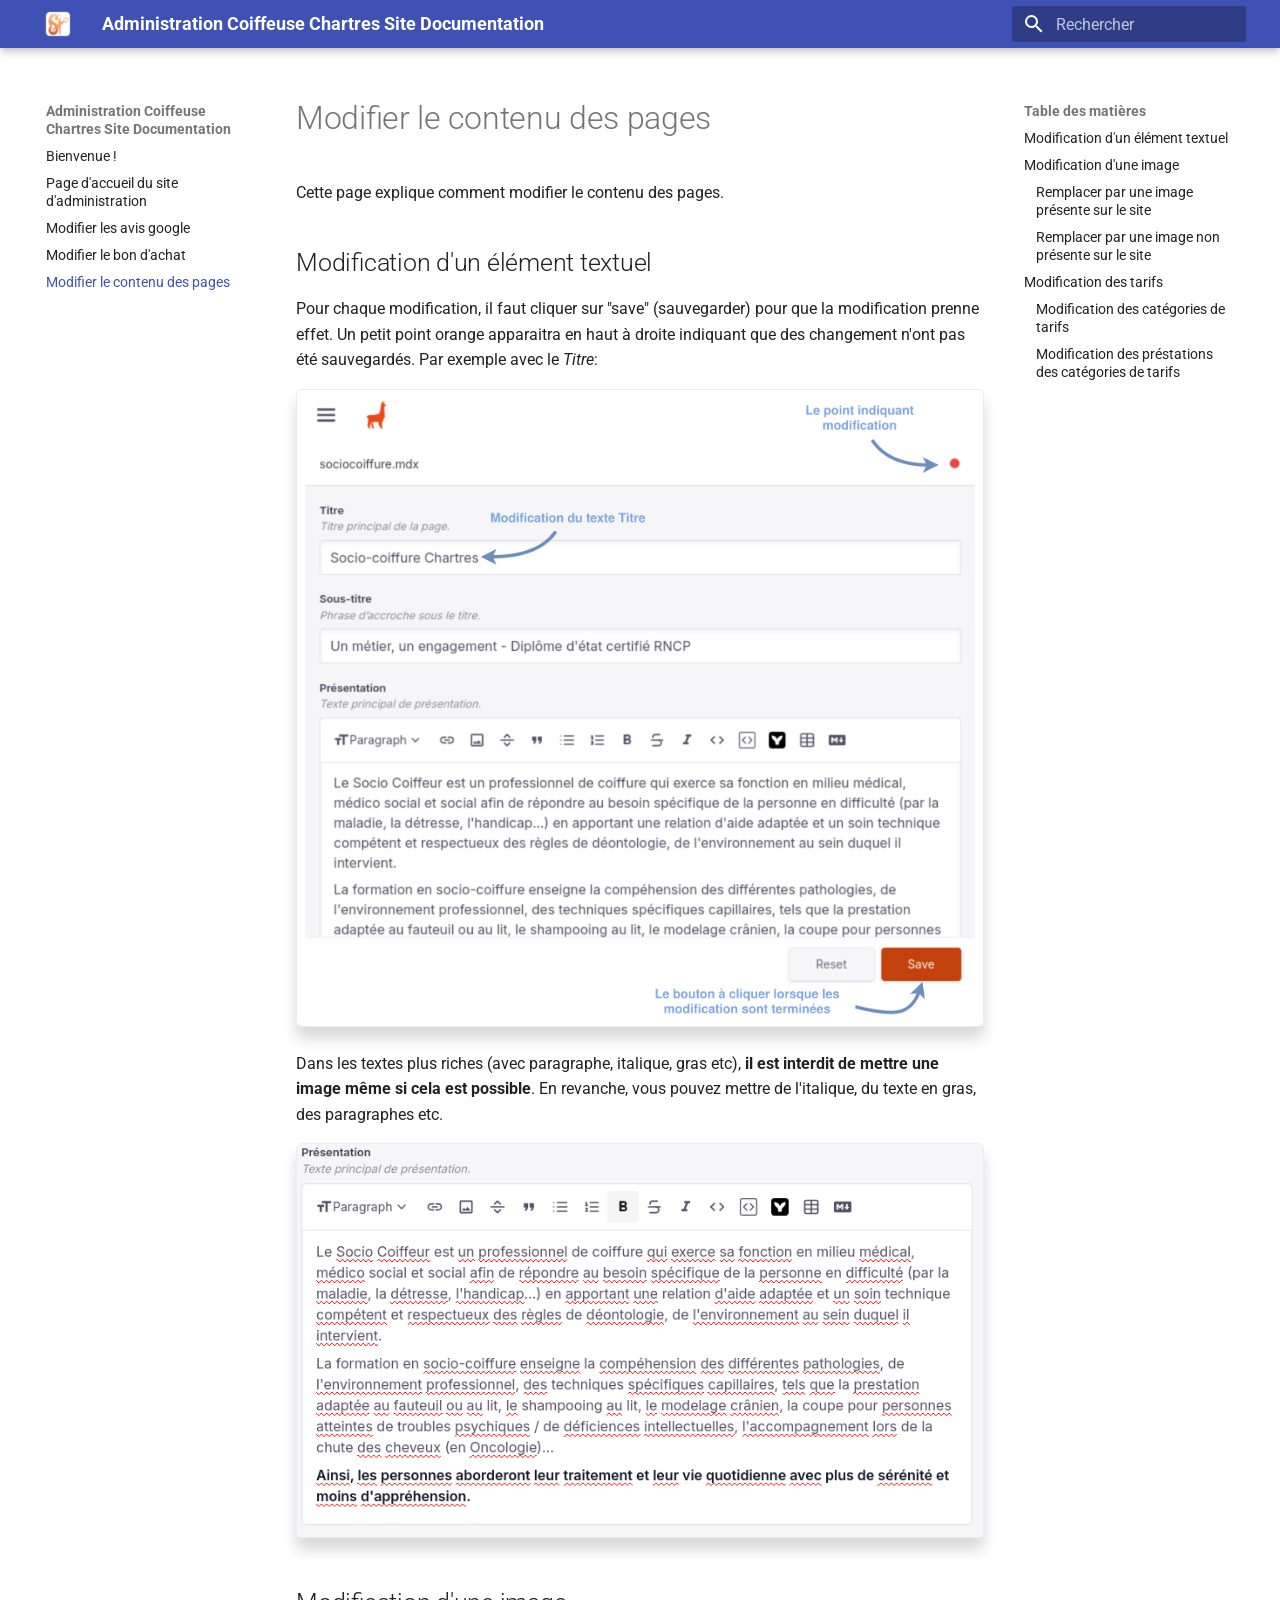
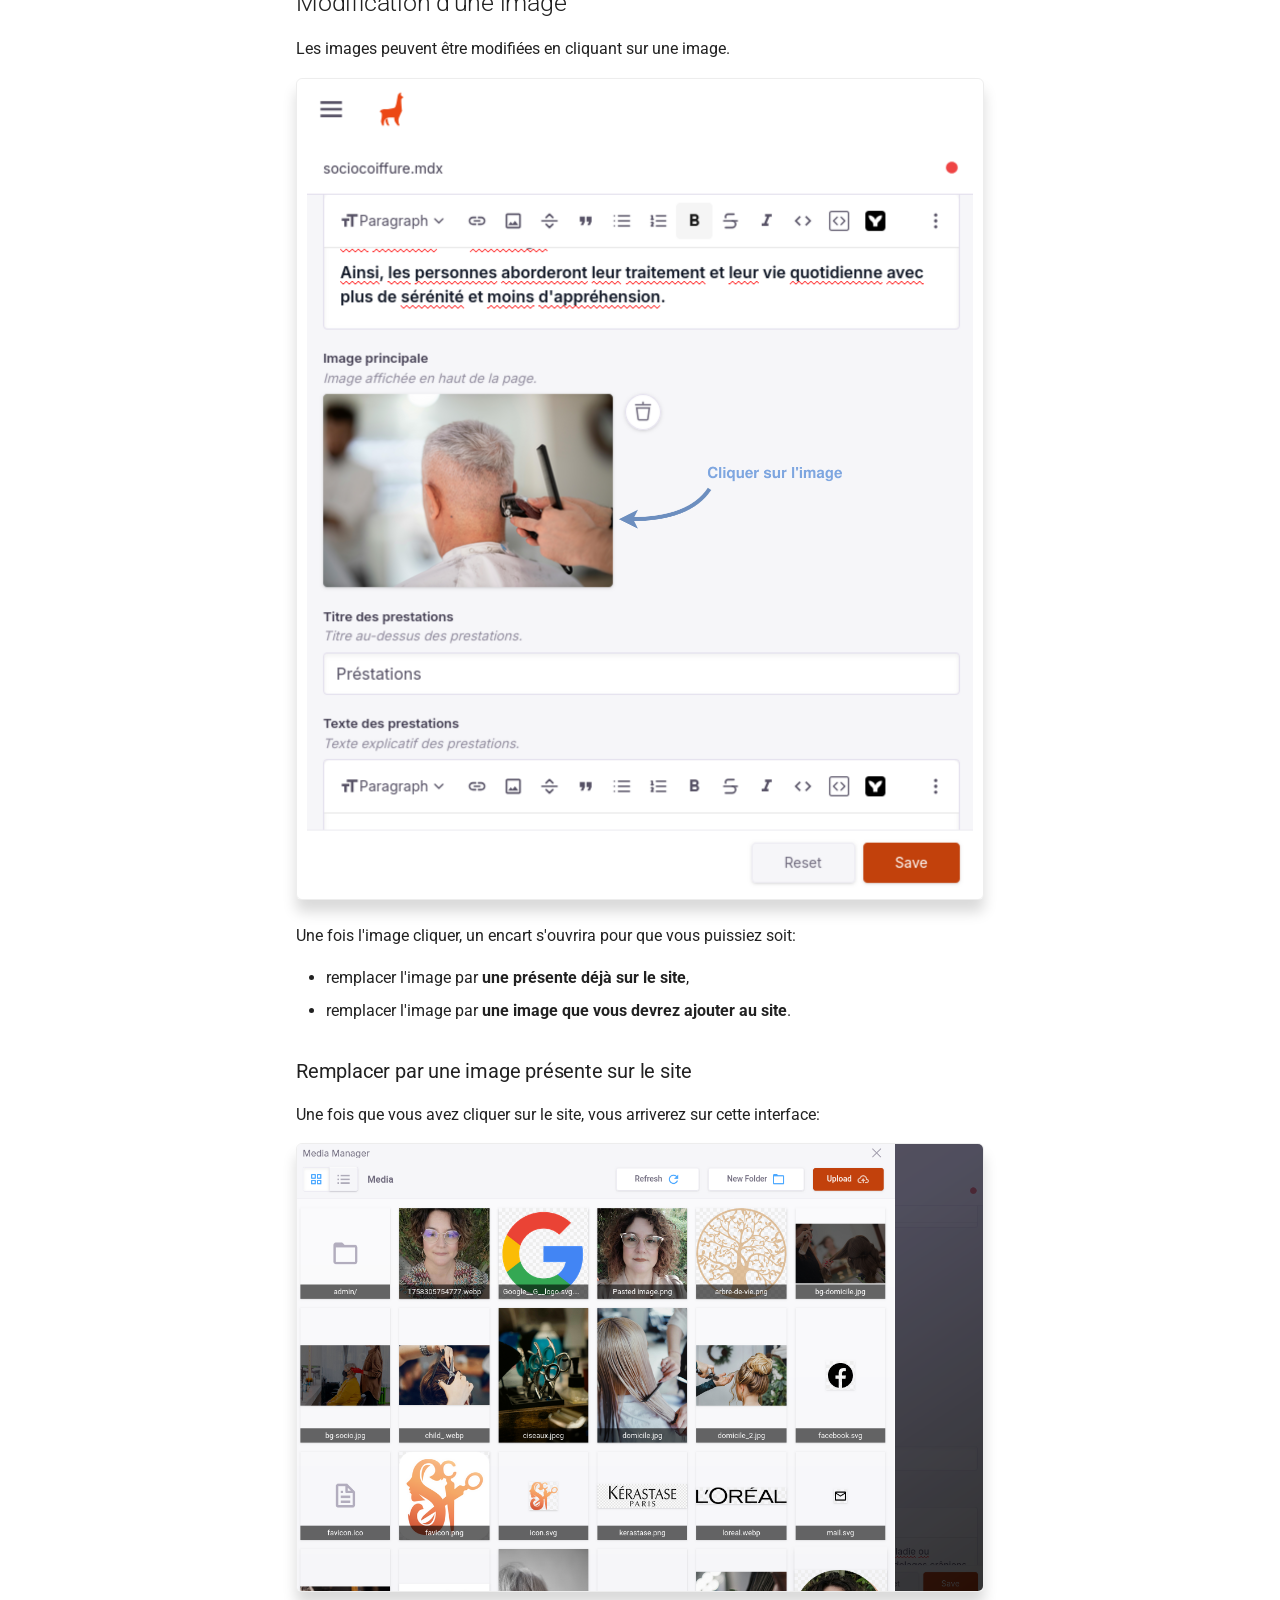
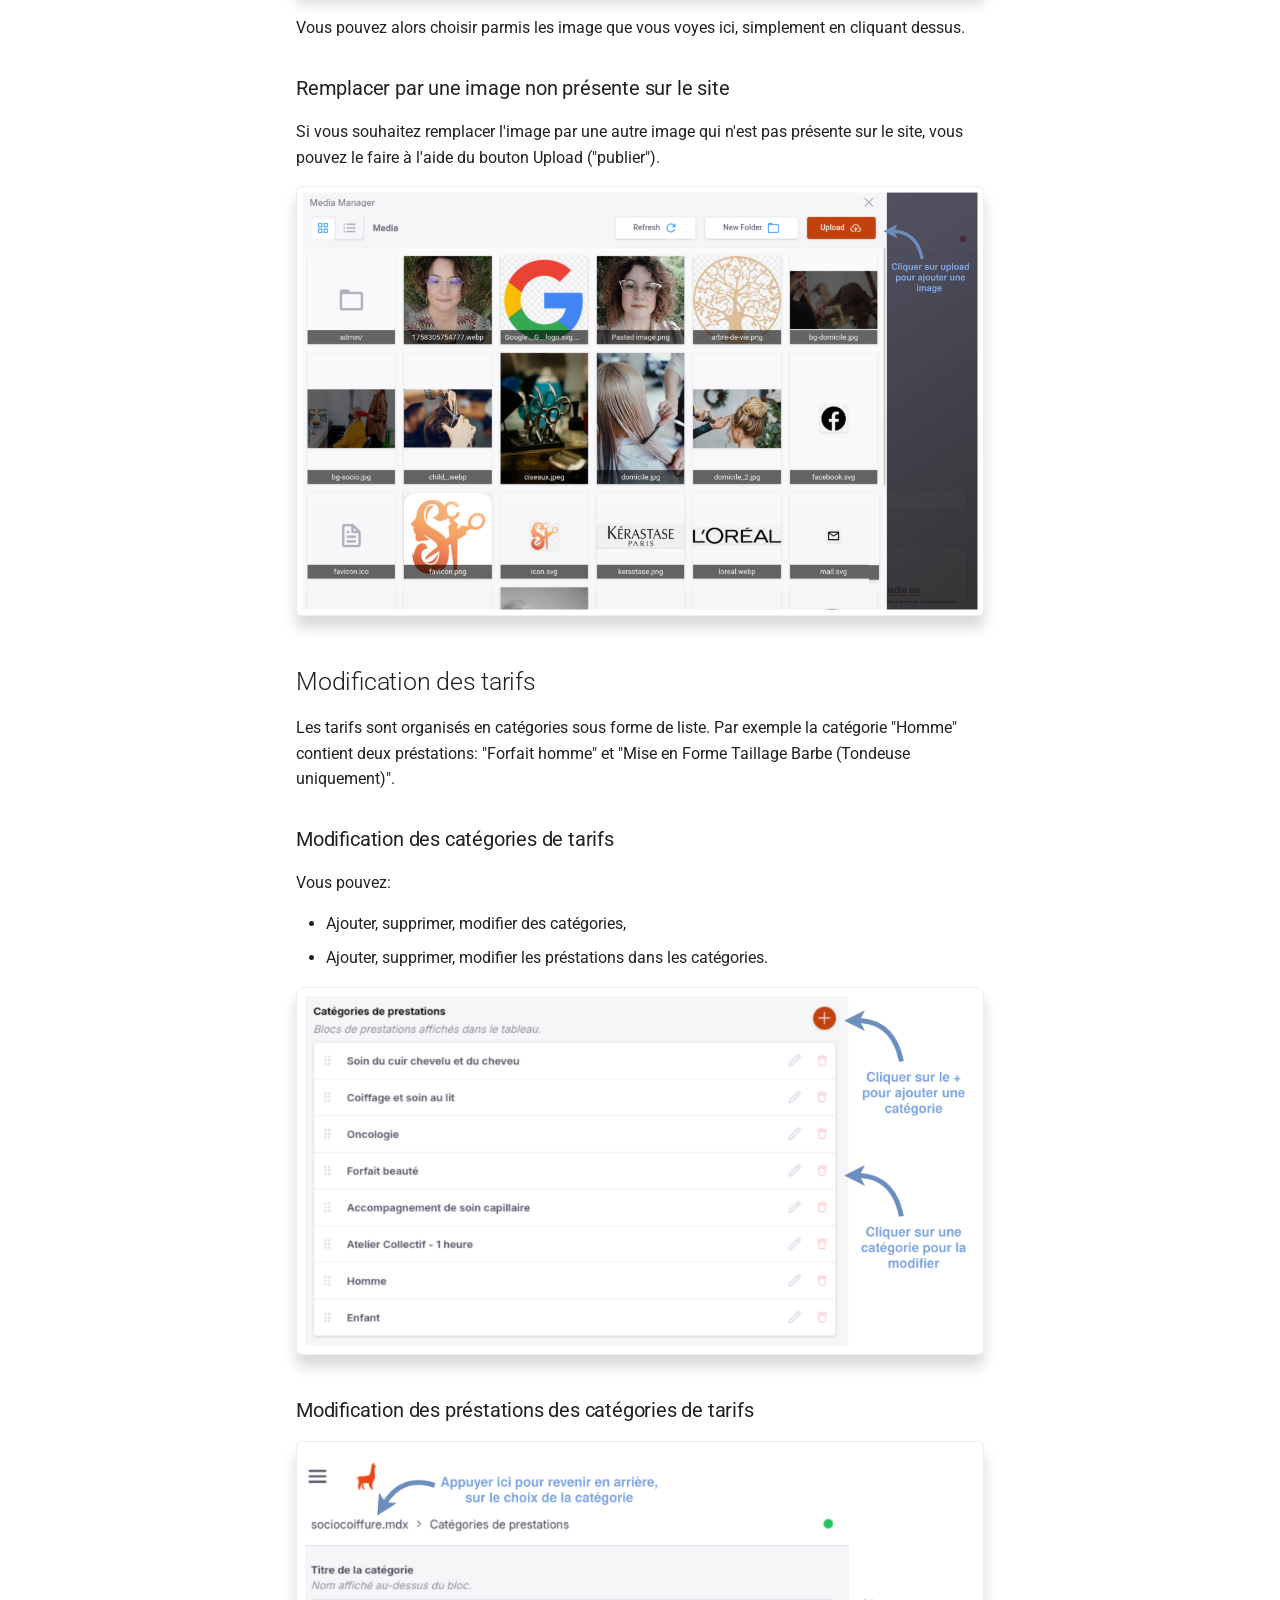
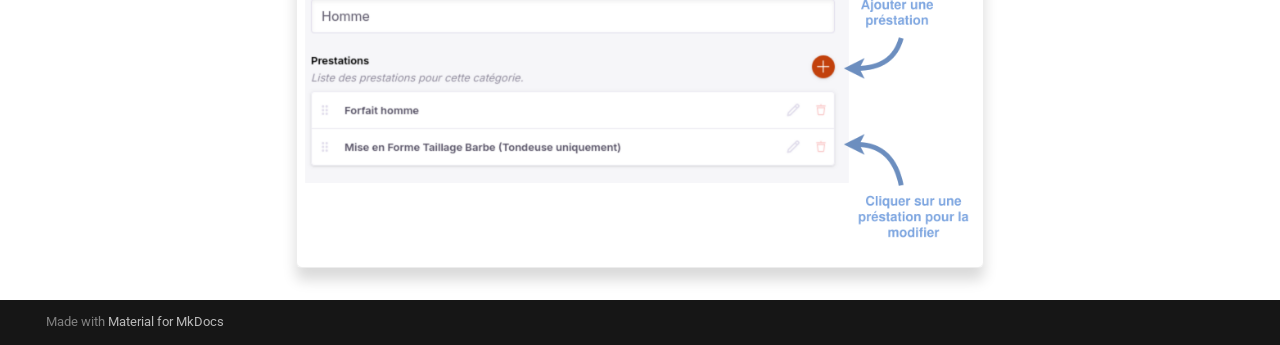
<file: modifier_pages/index.html>
<!doctype html>
<html lang="fr" class="no-js">
  <head>
    
      <meta charset="utf-8">
      <meta name="viewport" content="width=device-width,initial-scale=1">
      
      
      
      
        <link rel="prev" href="../modifier_bon_dachat/">
      
      
      
        
      
      
      <link rel="icon" href="../images/favicon.ico">
      <meta name="generator" content="mkdocs-1.6.1, mkdocs-material-9.7.5">
    
    
      
        <title>Modifier le contenu des pages - Administration Coiffeuse Chartres Site Documentation</title>
      
    
    
      <link rel="stylesheet" href="../assets/stylesheets/main.484c7ddc.min.css">
      
      


    
    
      
    
    
      
        
        
        <link rel="preconnect" href="https://fonts.gstatic.com" crossorigin>
        <link rel="stylesheet" href="https://fonts.googleapis.com/css?family=Roboto:300,300i,400,400i,700,700i%7CRoboto+Mono:400,400i,700,700i&display=fallback">
        <style>:root{--md-text-font:"Roboto";--md-code-font:"Roboto Mono"}</style>
      
    
    
      <link rel="stylesheet" href="../stylesheets/extra.css">
    
    <script>__md_scope=new URL("..",location),__md_hash=e=>[...e].reduce(((e,_)=>(e<<5)-e+_.charCodeAt(0)),0),__md_get=(e,_=localStorage,t=__md_scope)=>JSON.parse(_.getItem(t.pathname+"."+e)),__md_set=(e,_,t=localStorage,a=__md_scope)=>{try{t.setItem(a.pathname+"."+e,JSON.stringify(_))}catch(e){}}</script>
    
      

    
    
  </head>
  
  
    <body dir="ltr">
  
    
    <input class="md-toggle" data-md-toggle="drawer" type="checkbox" id="__drawer" autocomplete="off">
    <input class="md-toggle" data-md-toggle="search" type="checkbox" id="__search" autocomplete="off">
    <label class="md-overlay" for="__drawer"></label>
    <div data-md-component="skip">
      
        
        <a href="#modifier-le-contenu-des-pages" class="md-skip">
          Aller au contenu
        </a>
      
    </div>
    <div data-md-component="announce">
      
    </div>
    
    
      

  

<header class="md-header md-header--shadow" data-md-component="header">
  <nav class="md-header__inner md-grid" aria-label="En-tête">
    <a href=".." title="Administration Coiffeuse Chartres Site Documentation" class="md-header__button md-logo" aria-label="Administration Coiffeuse Chartres Site Documentation" data-md-component="logo">
      
  <img src="../assets/favicon.png" alt="logo">

    </a>
    <label class="md-header__button md-icon" for="__drawer">
      
      <svg xmlns="http://www.w3.org/2000/svg" viewBox="0 0 24 24"><path d="M3 6h18v2H3zm0 5h18v2H3zm0 5h18v2H3z"/></svg>
    </label>
    <div class="md-header__title" data-md-component="header-title">
      <div class="md-header__ellipsis">
        <div class="md-header__topic">
          <span class="md-ellipsis">
            Administration Coiffeuse Chartres Site Documentation
          </span>
        </div>
        <div class="md-header__topic" data-md-component="header-topic">
          <span class="md-ellipsis">
            
              Modifier le contenu des pages
            
          </span>
        </div>
      </div>
    </div>
    
    
      <script>var palette=__md_get("__palette");if(palette&&palette.color){if("(prefers-color-scheme)"===palette.color.media){var media=matchMedia("(prefers-color-scheme: light)"),input=document.querySelector(media.matches?"[data-md-color-media='(prefers-color-scheme: light)']":"[data-md-color-media='(prefers-color-scheme: dark)']");palette.color.media=input.getAttribute("data-md-color-media"),palette.color.scheme=input.getAttribute("data-md-color-scheme"),palette.color.primary=input.getAttribute("data-md-color-primary"),palette.color.accent=input.getAttribute("data-md-color-accent")}for(var[key,value]of Object.entries(palette.color))document.body.setAttribute("data-md-color-"+key,value)}</script>
    
    
    
      
      
        <label class="md-header__button md-icon" for="__search">
          
          <svg xmlns="http://www.w3.org/2000/svg" viewBox="0 0 24 24"><path d="M9.5 3A6.5 6.5 0 0 1 16 9.5c0 1.61-.59 3.09-1.56 4.23l.27.27h.79l5 5-1.5 1.5-5-5v-.79l-.27-.27A6.52 6.52 0 0 1 9.5 16 6.5 6.5 0 0 1 3 9.5 6.5 6.5 0 0 1 9.5 3m0 2C7 5 5 7 5 9.5S7 14 9.5 14 14 12 14 9.5 12 5 9.5 5"/></svg>
        </label>
        <div class="md-search" data-md-component="search" role="dialog">
  <label class="md-search__overlay" for="__search"></label>
  <div class="md-search__inner" role="search">
    <form class="md-search__form" name="search">
      <input type="text" class="md-search__input" name="query" aria-label="Rechercher" placeholder="Rechercher" autocapitalize="off" autocorrect="off" autocomplete="off" spellcheck="false" data-md-component="search-query" required>
      <label class="md-search__icon md-icon" for="__search">
        
        <svg xmlns="http://www.w3.org/2000/svg" viewBox="0 0 24 24"><path d="M9.5 3A6.5 6.5 0 0 1 16 9.5c0 1.61-.59 3.09-1.56 4.23l.27.27h.79l5 5-1.5 1.5-5-5v-.79l-.27-.27A6.52 6.52 0 0 1 9.5 16 6.5 6.5 0 0 1 3 9.5 6.5 6.5 0 0 1 9.5 3m0 2C7 5 5 7 5 9.5S7 14 9.5 14 14 12 14 9.5 12 5 9.5 5"/></svg>
        
        <svg xmlns="http://www.w3.org/2000/svg" viewBox="0 0 24 24"><path d="M20 11v2H8l5.5 5.5-1.42 1.42L4.16 12l7.92-7.92L13.5 5.5 8 11z"/></svg>
      </label>
      <nav class="md-search__options" aria-label="Recherche">
        
        <button type="reset" class="md-search__icon md-icon" title="Effacer" aria-label="Effacer" tabindex="-1">
          
          <svg xmlns="http://www.w3.org/2000/svg" viewBox="0 0 24 24"><path d="M19 6.41 17.59 5 12 10.59 6.41 5 5 6.41 10.59 12 5 17.59 6.41 19 12 13.41 17.59 19 19 17.59 13.41 12z"/></svg>
        </button>
      </nav>
      
    </form>
    <div class="md-search__output">
      <div class="md-search__scrollwrap" tabindex="0" data-md-scrollfix>
        <div class="md-search-result" data-md-component="search-result">
          <div class="md-search-result__meta">
            Initialisation de la recherche
          </div>
          <ol class="md-search-result__list" role="presentation"></ol>
        </div>
      </div>
    </div>
  </div>
</div>
      
    
    
  </nav>
  
</header>
    
    <div class="md-container" data-md-component="container">
      
      
        
          
        
      
      <main class="md-main" data-md-component="main">
        <div class="md-main__inner md-grid">
          
            
              
              <div class="md-sidebar md-sidebar--primary" data-md-component="sidebar" data-md-type="navigation" >
                <div class="md-sidebar__scrollwrap">
                  <div class="md-sidebar__inner">
                    



<nav class="md-nav md-nav--primary" aria-label="Navigation" data-md-level="0">
  <label class="md-nav__title" for="__drawer">
    <a href=".." title="Administration Coiffeuse Chartres Site Documentation" class="md-nav__button md-logo" aria-label="Administration Coiffeuse Chartres Site Documentation" data-md-component="logo">
      
  <img src="../assets/favicon.png" alt="logo">

    </a>
    Administration Coiffeuse Chartres Site Documentation
  </label>
  
  <ul class="md-nav__list" data-md-scrollfix>
    
      
      
  
  
  
  
    <li class="md-nav__item">
      <a href=".." class="md-nav__link">
        
  
  
  <span class="md-ellipsis">
    
  
    Bienvenue !
  

    
  </span>
  
  

      </a>
    </li>
  

    
      
      
  
  
  
  
    <li class="md-nav__item">
      <a href="../administration_accueil/" class="md-nav__link">
        
  
  
  <span class="md-ellipsis">
    
  
    Page d'accueil du site d'administration
  

    
  </span>
  
  

      </a>
    </li>
  

    
      
      
  
  
  
  
    <li class="md-nav__item">
      <a href="../modifier_avis_google/" class="md-nav__link">
        
  
  
  <span class="md-ellipsis">
    
  
    Modifier les avis google
  

    
  </span>
  
  

      </a>
    </li>
  

    
      
      
  
  
  
  
    <li class="md-nav__item">
      <a href="../modifier_bon_dachat/" class="md-nav__link">
        
  
  
  <span class="md-ellipsis">
    
  
    Modifier le bon d'achat
  

    
  </span>
  
  

      </a>
    </li>
  

    
      
      
  
  
    
  
  
  
    <li class="md-nav__item md-nav__item--active">
      
      <input class="md-nav__toggle md-toggle" type="checkbox" id="__toc">
      
      
        
      
      
        <label class="md-nav__link md-nav__link--active" for="__toc">
          
  
  
  <span class="md-ellipsis">
    
  
    Modifier le contenu des pages
  

    
  </span>
  
  

          <span class="md-nav__icon md-icon"></span>
        </label>
      
      <a href="./" class="md-nav__link md-nav__link--active">
        
  
  
  <span class="md-ellipsis">
    
  
    Modifier le contenu des pages
  

    
  </span>
  
  

      </a>
      
        

<nav class="md-nav md-nav--secondary" aria-label="Table des matières">
  
  
  
    
  
  
    <label class="md-nav__title" for="__toc">
      <span class="md-nav__icon md-icon"></span>
      Table des matières
    </label>
    <ul class="md-nav__list" data-md-component="toc" data-md-scrollfix>
      
        <li class="md-nav__item">
  <a href="#modification-dun-element-textuel" class="md-nav__link">
    <span class="md-ellipsis">
      
        Modification d'un élément textuel
      
    </span>
  </a>
  
</li>
      
        <li class="md-nav__item">
  <a href="#modification-dune-image" class="md-nav__link">
    <span class="md-ellipsis">
      
        Modification d'une image
      
    </span>
  </a>
  
    <nav class="md-nav" aria-label="Modification d&#39;une image">
      <ul class="md-nav__list">
        
          <li class="md-nav__item">
  <a href="#remplacer-par-une-image-presente-sur-le-site" class="md-nav__link">
    <span class="md-ellipsis">
      
        Remplacer par une image présente sur le site
      
    </span>
  </a>
  
</li>
        
          <li class="md-nav__item">
  <a href="#remplacer-par-une-image-non-presente-sur-le-site" class="md-nav__link">
    <span class="md-ellipsis">
      
        Remplacer par une image non présente sur le site
      
    </span>
  </a>
  
</li>
        
      </ul>
    </nav>
  
</li>
      
        <li class="md-nav__item">
  <a href="#modification-des-tarifs" class="md-nav__link">
    <span class="md-ellipsis">
      
        Modification des tarifs
      
    </span>
  </a>
  
    <nav class="md-nav" aria-label="Modification des tarifs">
      <ul class="md-nav__list">
        
          <li class="md-nav__item">
  <a href="#modification-des-categories-de-tarifs" class="md-nav__link">
    <span class="md-ellipsis">
      
        Modification des catégories de tarifs
      
    </span>
  </a>
  
</li>
        
          <li class="md-nav__item">
  <a href="#modification-des-prestations-des-categories-de-tarifs" class="md-nav__link">
    <span class="md-ellipsis">
      
        Modification des préstations des catégories de tarifs
      
    </span>
  </a>
  
</li>
        
      </ul>
    </nav>
  
</li>
      
    </ul>
  
</nav>
      
    </li>
  

    
  </ul>
</nav>
                  </div>
                </div>
              </div>
            
            
              
              <div class="md-sidebar md-sidebar--secondary" data-md-component="sidebar" data-md-type="toc" >
                <div class="md-sidebar__scrollwrap">
                  <div class="md-sidebar__inner">
                    

<nav class="md-nav md-nav--secondary" aria-label="Table des matières">
  
  
  
    
  
  
    <label class="md-nav__title" for="__toc">
      <span class="md-nav__icon md-icon"></span>
      Table des matières
    </label>
    <ul class="md-nav__list" data-md-component="toc" data-md-scrollfix>
      
        <li class="md-nav__item">
  <a href="#modification-dun-element-textuel" class="md-nav__link">
    <span class="md-ellipsis">
      
        Modification d'un élément textuel
      
    </span>
  </a>
  
</li>
      
        <li class="md-nav__item">
  <a href="#modification-dune-image" class="md-nav__link">
    <span class="md-ellipsis">
      
        Modification d'une image
      
    </span>
  </a>
  
    <nav class="md-nav" aria-label="Modification d&#39;une image">
      <ul class="md-nav__list">
        
          <li class="md-nav__item">
  <a href="#remplacer-par-une-image-presente-sur-le-site" class="md-nav__link">
    <span class="md-ellipsis">
      
        Remplacer par une image présente sur le site
      
    </span>
  </a>
  
</li>
        
          <li class="md-nav__item">
  <a href="#remplacer-par-une-image-non-presente-sur-le-site" class="md-nav__link">
    <span class="md-ellipsis">
      
        Remplacer par une image non présente sur le site
      
    </span>
  </a>
  
</li>
        
      </ul>
    </nav>
  
</li>
      
        <li class="md-nav__item">
  <a href="#modification-des-tarifs" class="md-nav__link">
    <span class="md-ellipsis">
      
        Modification des tarifs
      
    </span>
  </a>
  
    <nav class="md-nav" aria-label="Modification des tarifs">
      <ul class="md-nav__list">
        
          <li class="md-nav__item">
  <a href="#modification-des-categories-de-tarifs" class="md-nav__link">
    <span class="md-ellipsis">
      
        Modification des catégories de tarifs
      
    </span>
  </a>
  
</li>
        
          <li class="md-nav__item">
  <a href="#modification-des-prestations-des-categories-de-tarifs" class="md-nav__link">
    <span class="md-ellipsis">
      
        Modification des préstations des catégories de tarifs
      
    </span>
  </a>
  
</li>
        
      </ul>
    </nav>
  
</li>
      
    </ul>
  
</nav>
                  </div>
                </div>
              </div>
            
          
          
            <div class="md-content" data-md-component="content">
              
              <article class="md-content__inner md-typeset">
                
                  



<h1 id="modifier-le-contenu-des-pages">Modifier le contenu des pages</h1>
<p>Cette page explique comment modifier le contenu des pages.</p>
<h2 id="modification-dun-element-textuel">Modification d'un élément textuel</h2>
<p>Pour chaque modification, il faut cliquer sur "save" (sauvegarder) pour que la modification prenne effet. Un petit point orange apparaitra en haut à droite indiquant que des changement n'ont pas été sauvegardés. Par exemple avec le <em>Titre</em>:</p>
<p><img alt="titre modification exemple" src="../titre_modification.png" /></p>
<p>Dans les textes plus riches (avec paragraphe, italique, gras etc), <strong>il est interdit de mettre une image même si cela est possible</strong>. En revanche, vous pouvez mettre de l'italique, du texte en gras, des paragraphes etc.</p>
<p><img alt="texte" src="../texte.png" /></p>
<h2 id="modification-dune-image">Modification d'une image</h2>
<p>Les images peuvent être modifiées en cliquant sur une image. </p>
<p><img alt="image modification" src="../image_modification.png" /></p>
<p>Une fois l'image cliquer, un encart s'ouvrira pour que vous puissiez soit:</p>
<ul>
<li>remplacer l'image par <strong>une présente déjà sur le site</strong>,</li>
<li>remplacer l'image par <strong>une image que vous devrez ajouter au site</strong>.</li>
</ul>
<h3 id="remplacer-par-une-image-presente-sur-le-site">Remplacer par une image présente sur le site</h3>
<p>Une fois que vous avez cliquer sur le site, vous arriverez sur cette interface:</p>
<p><img alt="choisir une image" src="../chose_image.png" /></p>
<p>Vous pouvez alors choisir parmis les image que vous voyes ici, simplement en cliquant dessus.</p>
<h3 id="remplacer-par-une-image-non-presente-sur-le-site">Remplacer par une image non présente sur le site</h3>
<p>Si vous souhaitez remplacer l'image par une autre image qui n'est pas présente sur le site, vous pouvez le faire à l'aide du bouton Upload ("publier").</p>
<p><img alt="upload" src="../upload.png" /></p>
<h2 id="modification-des-tarifs">Modification des tarifs</h2>
<p>Les tarifs sont organisés en catégories sous forme de liste. Par exemple la catégorie "Homme" contient deux préstations: "Forfait homme" et "Mise en Forme Taillage Barbe (Tondeuse uniquement)".</p>
<h3 id="modification-des-categories-de-tarifs">Modification des catégories de tarifs</h3>
<p>Vous pouvez:</p>
<ul>
<li>Ajouter, supprimer, modifier des catégories,</li>
<li>Ajouter, supprimer, modifier les préstations dans les catégories.</li>
</ul>
<p><img alt="category" src="../category.png" /></p>
<h3 id="modification-des-prestations-des-categories-de-tarifs">Modification des préstations des catégories de tarifs</h3>
<p><img alt="presta" src="../presta.png" /></p>












                
              </article>
            </div>
          
          
<script>var target=document.getElementById(location.hash.slice(1));target&&target.name&&(target.checked=target.name.startsWith("__tabbed_"))</script>
        </div>
        
      </main>
      
        <footer class="md-footer">
  
  <div class="md-footer-meta md-typeset">
    <div class="md-footer-meta__inner md-grid">
      <div class="md-copyright">
  
  
    Made with
    <a href="https://squidfunk.github.io/mkdocs-material/" target="_blank" rel="noopener">
      Material for MkDocs
    </a>
  
</div>
      
    </div>
  </div>
</footer>
      
    </div>
    <div class="md-dialog" data-md-component="dialog">
      <div class="md-dialog__inner md-typeset"></div>
    </div>
    
    
    
      
      
      <script id="__config" type="application/json">{"annotate": null, "base": "..", "features": ["navigation.instant"], "search": "../assets/javascripts/workers/search.2c215733.min.js", "tags": null, "translations": {"clipboard.copied": "Copi\u00e9 dans le presse-papier", "clipboard.copy": "Copier dans le presse-papier", "search.result.more.one": "1 de plus sur cette page", "search.result.more.other": "# de plus sur cette page", "search.result.none": "Aucun document trouv\u00e9", "search.result.one": "1 document trouv\u00e9", "search.result.other": "# documents trouv\u00e9s", "search.result.placeholder": "Taper pour d\u00e9marrer la recherche", "search.result.term.missing": "Non trouv\u00e9", "select.version": "S\u00e9lectionner la version"}, "version": null}</script>
    
    
      <script src="../assets/javascripts/bundle.79ae519e.min.js"></script>
      
    
  </body>
</html>
</file>
<file: stylesheets/extra.css>
/* Apply to all images in markdown content */
.md-content img {
    box-shadow: 0 12px 14px rgba(0, 0, 0, 0.15);
    border-radius: 6px;
    border: rgba(0, 0, 0, 0.15);
    border: 1px solid var(--md-default-fg-color--lightest);
  }
</file>
<file: assets/stylesheets/main.484c7ddc.min.css>
@charset "UTF-8";html{-webkit-text-size-adjust:none;-moz-text-size-adjust:none;text-size-adjust:none;box-sizing:border-box}*,:after,:before{box-sizing:inherit}@media (prefers-reduced-motion){*,:after,:before{transition:none!important}}body{margin:0}a,button,input,label{-webkit-tap-highlight-color:transparent}a{color:inherit;text-decoration:none}hr{border:0;box-sizing:initial;display:block;height:.05rem;overflow:visible;padding:0}small{font-size:80%}sub,sup{line-height:1em}img{border-style:none}table{border-collapse:initial;border-spacing:0}td,th{font-weight:400;vertical-align:top}button{background:#0000;border:0;font-family:inherit;font-size:inherit;margin:0;padding:0}input{border:0;outline:none}:root{--md-primary-fg-color:#4051b5;--md-primary-fg-color--light:#5d6cc0;--md-primary-fg-color--dark:#303fa1;--md-primary-bg-color:#fff;--md-primary-bg-color--light:#ffffffb3;--md-accent-fg-color:#526cfe;--md-accent-fg-color--transparent:#526cfe1a;--md-accent-bg-color:#fff;--md-accent-bg-color--light:#ffffffb3}[data-md-color-scheme=default]{color-scheme:light}[data-md-color-scheme=default] img[src$="#gh-dark-mode-only"],[data-md-color-scheme=default] img[src$="#only-dark"]{display:none}:root,[data-md-color-scheme=default]{--md-hue:225deg;--md-default-fg-color:#000000de;--md-default-fg-color--light:#0000008a;--md-default-fg-color--lighter:#00000052;--md-default-fg-color--lightest:#00000012;--md-default-bg-color:#fff;--md-default-bg-color--light:#ffffffb3;--md-default-bg-color--lighter:#ffffff4d;--md-default-bg-color--lightest:#ffffff1f;--md-code-fg-color:#36464e;--md-code-bg-color:#f5f5f5;--md-code-bg-color--light:#f5f5f5b3;--md-code-bg-color--lighter:#f5f5f54d;--md-code-hl-color:#4287ff;--md-code-hl-color--light:#4287ff1a;--md-code-hl-number-color:#d52a2a;--md-code-hl-special-color:#db1457;--md-code-hl-function-color:#a846b9;--md-code-hl-constant-color:#6e59d9;--md-code-hl-keyword-color:#3f6ec6;--md-code-hl-string-color:#1c7d4d;--md-code-hl-name-color:var(--md-code-fg-color);--md-code-hl-operator-color:var(--md-default-fg-color--light);--md-code-hl-punctuation-color:var(--md-default-fg-color--light);--md-code-hl-comment-color:var(--md-default-fg-color--light);--md-code-hl-generic-color:var(--md-default-fg-color--light);--md-code-hl-variable-color:var(--md-default-fg-color--light);--md-typeset-color:var(--md-default-fg-color);--md-typeset-a-color:var(--md-primary-fg-color);--md-typeset-del-color:#f5503d26;--md-typeset-ins-color:#0bd57026;--md-typeset-kbd-color:#fafafa;--md-typeset-kbd-accent-color:#fff;--md-typeset-kbd-border-color:#b8b8b8;--md-typeset-mark-color:#ffff0080;--md-typeset-table-color:#0000001f;--md-typeset-table-color--light:rgba(0,0,0,.035);--md-admonition-fg-color:var(--md-default-fg-color);--md-admonition-bg-color:var(--md-default-bg-color);--md-warning-fg-color:#000000de;--md-warning-bg-color:#ff9;--md-footer-fg-color:#fff;--md-footer-fg-color--light:#ffffffb3;--md-footer-fg-color--lighter:#ffffff73;--md-footer-bg-color:#000000de;--md-footer-bg-color--dark:#00000052;--md-shadow-z1:0 0.2rem 0.5rem #0000000d,0 0 0.05rem #0000001a;--md-shadow-z2:0 0.2rem 0.5rem #0000001a,0 0 0.05rem #00000040;--md-shadow-z3:0 0.2rem 0.5rem #0003,0 0 0.05rem #00000059}.md-icon svg{fill:currentcolor;display:block;height:1.2rem;width:1.2rem}body{-webkit-font-smoothing:antialiased;-moz-osx-font-smoothing:grayscale;--md-text-font-family:var(--md-text-font,_),-apple-system,BlinkMacSystemFont,Helvetica,Arial,sans-serif;--md-code-font-family:var(--md-code-font,_),SFMono-Regular,Consolas,Menlo,monospace}aside,body,input{font-feature-settings:"kern","liga";color:var(--md-typeset-color);font-family:var(--md-text-font-family)}code,kbd,pre{font-feature-settings:"kern";font-family:var(--md-code-font-family)}:root{--md-typeset-table-sort-icon:url('data:image/svg+xml;charset=utf-8,<svg xmlns="http://www.w3.org/2000/svg" viewBox="0 0 24 24"><path d="m18 21-4-4h3V7h-3l4-4 4 4h-3v10h3M2 19v-2h10v2M2 13v-2h7v2M2 7V5h4v2z"/></svg>');--md-typeset-table-sort-icon--asc:url('data:image/svg+xml;charset=utf-8,<svg xmlns="http://www.w3.org/2000/svg" viewBox="0 0 24 24"><path d="M19 17h3l-4 4-4-4h3V3h2M2 17h10v2H2M6 5v2H2V5m0 6h7v2H2z"/></svg>');--md-typeset-table-sort-icon--desc:url('data:image/svg+xml;charset=utf-8,<svg xmlns="http://www.w3.org/2000/svg" viewBox="0 0 24 24"><path d="M19 7h3l-4-4-4 4h3v14h2M2 17h10v2H2M6 5v2H2V5m0 6h7v2H2z"/></svg>')}.md-typeset{-webkit-print-color-adjust:exact;color-adjust:exact;font-size:.8rem;line-height:1.6;overflow-wrap:break-word}@media print{.md-typeset{font-size:.68rem}}.md-typeset blockquote,.md-typeset dl,.md-typeset figure,.md-typeset ol,.md-typeset pre,.md-typeset ul{margin-bottom:1em;margin-top:1em}.md-typeset h1{color:var(--md-default-fg-color--light);font-size:2em;line-height:1.3;margin:0 0 1.25em}.md-typeset h1,.md-typeset h2{font-weight:300;letter-spacing:-.01em}.md-typeset h2{font-size:1.5625em;line-height:1.4;margin:1.6em 0 .64em}.md-typeset h3{font-size:1.25em;font-weight:400;letter-spacing:-.01em;line-height:1.5;margin:1.6em 0 .8em}.md-typeset h2+h3{margin-top:.8em}.md-typeset h4{font-weight:700;letter-spacing:-.01em;margin:1em 0}.md-typeset h5,.md-typeset h6{color:var(--md-default-fg-color--light);font-size:.8em;font-weight:700;letter-spacing:-.01em;margin:1.25em 0}.md-typeset h5{text-transform:uppercase}.md-typeset h5 code{text-transform:none}.md-typeset hr{border-bottom:.05rem solid var(--md-default-fg-color--lightest);display:flow-root;margin:1.5em 0}.md-typeset a{color:var(--md-typeset-a-color);word-break:break-word}.md-typeset a,.md-typeset a:before{transition:color 125ms}.md-typeset a:focus,.md-typeset a:hover{color:var(--md-accent-fg-color)}.md-typeset a:focus code,.md-typeset a:hover code{background-color:var(--md-accent-fg-color--transparent);color:var(--md-accent-fg-color)}.md-typeset a code{color:var(--md-typeset-a-color)}.md-typeset a.focus-visible{outline-color:var(--md-accent-fg-color);outline-offset:.2rem}.md-typeset code,.md-typeset kbd,.md-typeset pre{color:var(--md-code-fg-color);direction:ltr;font-variant-ligatures:none;transition:background-color 125ms}@media print{.md-typeset code,.md-typeset kbd,.md-typeset pre{white-space:pre-wrap}}.md-typeset code{background-color:var(--md-code-bg-color);border-radius:.1rem;-webkit-box-decoration-break:clone;box-decoration-break:clone;font-size:.85em;padding:0 .2941176471em;transition:color 125ms,background-color 125ms;word-break:break-word}.md-typeset code:not(.focus-visible){-webkit-tap-highlight-color:transparent;outline:none}.md-typeset pre{display:flow-root;line-height:1.4;position:relative}.md-typeset pre>code{-webkit-box-decoration-break:slice;box-decoration-break:slice;box-shadow:none;display:block;margin:0;outline-color:var(--md-accent-fg-color);overflow:auto;padding:.7720588235em 1.1764705882em;scrollbar-color:var(--md-default-fg-color--lighter) #0000;scrollbar-width:thin;touch-action:auto;word-break:normal}.md-typeset pre>code:hover{scrollbar-color:var(--md-accent-fg-color) #0000}.md-typeset pre>code::-webkit-scrollbar{height:.2rem;width:.2rem}.md-typeset pre>code::-webkit-scrollbar-thumb{background-color:var(--md-default-fg-color--lighter)}.md-typeset pre>code::-webkit-scrollbar-thumb:hover{background-color:var(--md-accent-fg-color)}.md-typeset kbd{background-color:var(--md-typeset-kbd-color);border-radius:.1rem;box-shadow:0 .1rem 0 .05rem var(--md-typeset-kbd-border-color),0 .1rem 0 var(--md-typeset-kbd-border-color),0 -.1rem .2rem var(--md-typeset-kbd-accent-color) inset;color:var(--md-default-fg-color);display:inline-block;font-size:.75em;padding:0 .6666666667em;vertical-align:text-top;word-break:break-word}.md-typeset mark{background-color:var(--md-typeset-mark-color);-webkit-box-decoration-break:clone;box-decoration-break:clone;color:inherit;word-break:break-word}.md-typeset abbr{cursor:help;text-decoration:none}.md-typeset [data-preview],.md-typeset abbr{border-bottom:.05rem dotted var(--md-default-fg-color--light)}.md-typeset small{opacity:.75}[dir=ltr] .md-typeset sub,[dir=ltr] .md-typeset sup{margin-left:.078125em}[dir=rtl] .md-typeset sub,[dir=rtl] .md-typeset sup{margin-right:.078125em}[dir=ltr] .md-typeset blockquote{padding-left:.6rem}[dir=rtl] .md-typeset blockquote{padding-right:.6rem}[dir=ltr] .md-typeset blockquote{border-left:.2rem solid var(--md-default-fg-color--lighter)}[dir=rtl] .md-typeset blockquote{border-right:.2rem solid var(--md-default-fg-color--lighter)}.md-typeset blockquote{color:var(--md-default-fg-color--light);margin-left:0;margin-right:0}.md-typeset ul{list-style-type:disc}.md-typeset ul[type]{list-style-type:revert-layer}[dir=ltr] .md-typeset ol,[dir=ltr] .md-typeset ul{margin-left:.625em}[dir=rtl] .md-typeset ol,[dir=rtl] .md-typeset ul{margin-right:.625em}.md-typeset ol,.md-typeset ul{padding:0}.md-typeset ol:not([hidden]),.md-typeset ul:not([hidden]){display:flow-root}.md-typeset ol ol,.md-typeset ul ol{list-style-type:lower-alpha}.md-typeset ol ol ol,.md-typeset ul ol ol{list-style-type:lower-roman}.md-typeset ol ol ol ol,.md-typeset ul ol ol ol{list-style-type:upper-alpha}.md-typeset ol ol ol ol ol,.md-typeset ul ol ol ol ol{list-style-type:upper-roman}.md-typeset ol[type],.md-typeset ul[type]{list-style-type:revert-layer}[dir=ltr] .md-typeset ol li,[dir=ltr] .md-typeset ul li{margin-left:1.25em}[dir=rtl] .md-typeset ol li,[dir=rtl] .md-typeset ul li{margin-right:1.25em}.md-typeset ol li,.md-typeset ul li{margin-bottom:.5em}.md-typeset ol li blockquote,.md-typeset ol li p,.md-typeset ul li blockquote,.md-typeset ul li p{margin:.5em 0}.md-typeset ol li:last-child,.md-typeset ul li:last-child{margin-bottom:0}[dir=ltr] .md-typeset ol li ol,[dir=ltr] .md-typeset ol li ul,[dir=ltr] .md-typeset ul li ol,[dir=ltr] .md-typeset ul li ul{margin-left:.625em}[dir=rtl] .md-typeset ol li ol,[dir=rtl] .md-typeset ol li ul,[dir=rtl] .md-typeset ul li ol,[dir=rtl] .md-typeset ul li ul{margin-right:.625em}.md-typeset ol li ol,.md-typeset ol li ul,.md-typeset ul li ol,.md-typeset ul li ul{margin-bottom:.5em;margin-top:.5em}[dir=ltr] .md-typeset dd{margin-left:1.875em}[dir=rtl] .md-typeset dd{margin-right:1.875em}.md-typeset dd{margin-bottom:1.5em;margin-top:1em}.md-typeset img,.md-typeset svg,.md-typeset video{height:auto;max-width:100%}.md-typeset img[align=left]{margin:1em 1em 1em 0}.md-typeset img[align=right]{margin:1em 0 1em 1em}.md-typeset img[align]:only-child{margin-top:0}.md-typeset figure{display:flow-root;margin:1em auto;max-width:100%;text-align:center;width:fit-content}.md-typeset figure img{display:block;margin:0 auto}.md-typeset figcaption{font-style:italic;margin:1em auto;max-width:24rem}.md-typeset iframe{max-width:100%}.md-typeset table:not([class]){background-color:var(--md-default-bg-color);border:.05rem solid var(--md-typeset-table-color);border-radius:.1rem;display:inline-block;font-size:.64rem;max-width:100%;overflow:auto;touch-action:auto}@media print{.md-typeset table:not([class]){display:table}}.md-typeset table:not([class])+*{margin-top:1.5em}.md-typeset table:not([class]) td>:first-child,.md-typeset table:not([class]) th>:first-child{margin-top:0}.md-typeset table:not([class]) td>:last-child,.md-typeset table:not([class]) th>:last-child{margin-bottom:0}.md-typeset table:not([class]) td:not([align]),.md-typeset table:not([class]) th:not([align]){text-align:left}[dir=rtl] .md-typeset table:not([class]) td:not([align]),[dir=rtl] .md-typeset table:not([class]) th:not([align]){text-align:right}.md-typeset table:not([class]) th{font-weight:700;min-width:5rem;padding:.9375em 1.25em;vertical-align:top}.md-typeset table:not([class]) td{border-top:.05rem solid var(--md-typeset-table-color);padding:.9375em 1.25em;vertical-align:top}.md-typeset table:not([class]) tbody tr{transition:background-color 125ms}.md-typeset table:not([class]) tbody tr:hover{background-color:var(--md-typeset-table-color--light);box-shadow:0 .05rem 0 var(--md-default-bg-color) inset}.md-typeset table:not([class]) a{word-break:normal}.md-typeset table th[role=columnheader]{cursor:pointer}[dir=ltr] .md-typeset table th[role=columnheader]:after{margin-left:.5em}[dir=rtl] .md-typeset table th[role=columnheader]:after{margin-right:.5em}.md-typeset table th[role=columnheader]:after{content:"";display:inline-block;height:1.2em;-webkit-mask-image:var(--md-typeset-table-sort-icon);mask-image:var(--md-typeset-table-sort-icon);-webkit-mask-repeat:no-repeat;mask-repeat:no-repeat;-webkit-mask-size:contain;mask-size:contain;transition:background-color 125ms;vertical-align:text-bottom;width:1.2em}.md-typeset table th[role=columnheader]:hover:after{background-color:var(--md-default-fg-color--lighter)}.md-typeset table th[role=columnheader][aria-sort=ascending]:after{background-color:var(--md-default-fg-color--light);-webkit-mask-image:var(--md-typeset-table-sort-icon--asc);mask-image:var(--md-typeset-table-sort-icon--asc)}.md-typeset table th[role=columnheader][aria-sort=descending]:after{background-color:var(--md-default-fg-color--light);-webkit-mask-image:var(--md-typeset-table-sort-icon--desc);mask-image:var(--md-typeset-table-sort-icon--desc)}.md-typeset__scrollwrap{margin:1em -.8rem;overflow-x:auto;touch-action:auto}.md-typeset__table{display:inline-block;margin-bottom:.5em;padding:0 .8rem}@media print{.md-typeset__table{display:block}}html .md-typeset__table table{display:table;margin:0;overflow:hidden;width:100%}@media screen and (max-width:44.984375em){.md-content__inner>pre{margin:1em -.8rem}.md-content__inner>pre code{border-radius:0}}.md-typeset .md-author{border-radius:100%;display:block;flex-shrink:0;height:1.6rem;overflow:hidden;position:relative;transition:color 125ms,transform 125ms;width:1.6rem}.md-typeset .md-author img{display:block}.md-typeset .md-author--more{background:var(--md-default-fg-color--lightest);color:var(--md-default-fg-color--lighter);font-size:.6rem;font-weight:700;line-height:1.6rem;text-align:center}.md-typeset .md-author--long{height:2.4rem;width:2.4rem}.md-typeset a.md-author{transform:scale(1)}.md-typeset a.md-author img{border-radius:100%;filter:grayscale(100%) opacity(75%);transition:filter 125ms}.md-typeset a.md-author:focus,.md-typeset a.md-author:hover{transform:scale(1.1);z-index:1}.md-typeset a.md-author:focus img,.md-typeset a.md-author:hover img{filter:grayscale(0)}.md-banner{background-color:var(--md-footer-bg-color);color:var(--md-footer-fg-color);overflow:auto}@media print{.md-banner{display:none}}.md-banner--warning{background-color:var(--md-warning-bg-color);color:var(--md-warning-fg-color)}.md-banner__inner{font-size:.7rem;margin:.6rem auto;padding:0 .8rem}[dir=ltr] .md-banner__button{float:right}[dir=rtl] .md-banner__button{float:left}.md-banner__button{color:inherit;cursor:pointer;transition:opacity .25s}.no-js .md-banner__button{display:none}.md-banner__button:hover{opacity:.7}html{font-size:125%;height:100%;overflow-x:hidden}@media screen and (min-width:100em){html{font-size:137.5%}}@media screen and (min-width:125em){html{font-size:150%}}body{background-color:var(--md-default-bg-color);display:flex;flex-direction:column;font-size:.5rem;min-height:100%;position:relative;width:100%}@media print{body{display:block}}@media screen and (max-width:59.984375em){body[data-md-scrolllock]{position:fixed}}.md-grid{margin-left:auto;margin-right:auto;max-width:61rem}.md-container{display:flex;flex-direction:column;flex-grow:1}@media print{.md-container{display:block}}.md-main{flex-grow:1}.md-main__inner{display:flex;height:100%;margin-top:1.5rem}.md-ellipsis{overflow:hidden;text-overflow:ellipsis}.md-toggle{display:none}.md-option{height:0;opacity:0;position:absolute;width:0}.md-option:checked+label:not([hidden]){display:block}.md-option.focus-visible+label{outline-color:var(--md-accent-fg-color);outline-style:auto}.md-skip{background-color:var(--md-default-fg-color);border-radius:.1rem;color:var(--md-default-bg-color);font-size:.64rem;margin:.5rem;opacity:0;outline-color:var(--md-accent-fg-color);padding:.3rem .5rem;position:fixed;transform:translateY(.4rem);z-index:-1}.md-skip:focus{opacity:1;transform:translateY(0);transition:transform .25s cubic-bezier(.4,0,.2,1),opacity 175ms 75ms;z-index:10}@page{margin:25mm}:root{--md-clipboard-icon:url('data:image/svg+xml;charset=utf-8,<svg xmlns="http://www.w3.org/2000/svg" viewBox="0 0 24 24"><path d="M19 21H8V7h11m0-2H8a2 2 0 0 0-2 2v14a2 2 0 0 0 2 2h11a2 2 0 0 0 2-2V7a2 2 0 0 0-2-2m-3-4H4a2 2 0 0 0-2 2v14h2V3h12z"/></svg>')}.md-clipboard{border-radius:.1rem;color:var(--md-default-fg-color--lightest);cursor:pointer;height:1.5em;outline-color:var(--md-accent-fg-color);outline-offset:.1rem;transition:color .25s;width:1.5em;z-index:1}@media print{.md-clipboard{display:none}}.md-clipboard:not(.focus-visible){-webkit-tap-highlight-color:transparent;outline:none}:hover>.md-clipboard{color:var(--md-default-fg-color--light)}.md-clipboard:focus,.md-clipboard:hover{color:var(--md-accent-fg-color)}.md-clipboard:after{background-color:currentcolor;content:"";display:block;height:1.125em;margin:0 auto;-webkit-mask-image:var(--md-clipboard-icon);mask-image:var(--md-clipboard-icon);-webkit-mask-position:center;mask-position:center;-webkit-mask-repeat:no-repeat;mask-repeat:no-repeat;-webkit-mask-size:contain;mask-size:contain;width:1.125em}.md-clipboard--inline{cursor:pointer}.md-clipboard--inline code{transition:color .25s,background-color .25s}.md-clipboard--inline:focus code,.md-clipboard--inline:hover code{background-color:var(--md-accent-fg-color--transparent);color:var(--md-accent-fg-color)}:root{--md-code-select-icon:url('data:image/svg+xml;charset=utf-8,<svg xmlns="http://www.w3.org/2000/svg" viewBox="0 0 24 24"><path d="M19 19h-4v2h4c1.1 0 2-.9 2-2v-4h-2m0-12h-4v2h4v4h2V5c0-1.1-.9-2-2-2M5 5h4V3H5c-1.1 0-2 .9-2 2v4h2m0 6H3v4c0 1.1.9 2 2 2h4v-2H5zm2-4h2v2H7zm4 0h2v2h-2zm4 0h2v2h-2zM7 7h2v2H7zm4 0h2v2h-2zm4 0h2v2h-2zm-8 8h2v2H7zm4 0h2v2h-2zm4 0h2v2h-2z"/></svg>');--md-code-copy-icon:url('data:image/svg+xml;charset=utf-8,<svg xmlns="http://www.w3.org/2000/svg" viewBox="0 0 24 24"><path d="M19 21H8V7h11m0-2H8a2 2 0 0 0-2 2v14a2 2 0 0 0 2 2h11a2 2 0 0 0 2-2V7a2 2 0 0 0-2-2m-3-4H4a2 2 0 0 0-2 2v14h2V3h12z"/></svg>')}.md-typeset .md-code__content{display:grid}.md-code__nav{background-color:var(--md-code-bg-color--lighter);border-radius:.1rem;display:flex;gap:.2rem;padding:.2rem;position:absolute;right:.25em;top:.25em;transition:background-color .25s;z-index:1}:hover>.md-code__nav{background-color:var(--md-code-bg-color--light)}.md-code__button{color:var(--md-default-fg-color--lightest);cursor:pointer;display:block;height:1.5em;outline-color:var(--md-accent-fg-color);outline-offset:.1rem;transition:color .25s;width:1.5em}:hover>*>.md-code__button{color:var(--md-default-fg-color--light)}.md-code__button.focus-visible,.md-code__button:hover{color:var(--md-accent-fg-color)}.md-code__button--active{color:var(--md-default-fg-color)!important}.md-code__button:after{background-color:currentcolor;content:"";display:block;height:1.125em;margin:0 auto;-webkit-mask-position:center;mask-position:center;-webkit-mask-repeat:no-repeat;mask-repeat:no-repeat;-webkit-mask-size:contain;mask-size:contain;width:1.125em}.md-code__button[data-md-type=select]:after{-webkit-mask-image:var(--md-code-select-icon);mask-image:var(--md-code-select-icon)}.md-code__button[data-md-type=copy]:after{-webkit-mask-image:var(--md-code-copy-icon);mask-image:var(--md-code-copy-icon)}@keyframes consent{0%{opacity:0;transform:translateY(100%)}to{opacity:1;transform:translateY(0)}}@keyframes overlay{0%{opacity:0}to{opacity:1}}.md-consent__overlay{animation:overlay .25s both;-webkit-backdrop-filter:blur(.1rem);backdrop-filter:blur(.1rem);background-color:#0000008a;height:100%;opacity:1;position:fixed;top:0;width:100%;z-index:5}.md-consent__inner{animation:consent .5s cubic-bezier(.1,.7,.1,1) both;background-color:var(--md-default-bg-color);border:0;border-radius:.1rem;bottom:0;box-shadow:0 0 .2rem #0000001a,0 .2rem .4rem #0003;max-height:100%;overflow:auto;padding:0;position:fixed;width:100%;z-index:5}.md-consent__form{padding:.8rem}.md-consent__settings{display:none;margin:1em 0}input:checked+.md-consent__settings{display:block}.md-consent__controls{margin-bottom:.8rem}.md-typeset .md-consent__controls .md-button{display:inline}@media screen and (max-width:44.984375em){.md-typeset .md-consent__controls .md-button{display:block;margin-top:.4rem;text-align:center;width:100%}}.md-consent label{cursor:pointer}.md-content{flex-grow:1;min-width:0}.md-content__inner{margin:0 .8rem 1.2rem;padding-top:.6rem}@media screen and (min-width:76.25em){[dir=ltr] .md-sidebar--primary:not([hidden])~.md-content>.md-content__inner{margin-left:1.2rem}[dir=ltr] .md-sidebar--secondary:not([hidden])~.md-content>.md-content__inner,[dir=rtl] .md-sidebar--primary:not([hidden])~.md-content>.md-content__inner{margin-right:1.2rem}[dir=rtl] .md-sidebar--secondary:not([hidden])~.md-content>.md-content__inner{margin-left:1.2rem}}.md-content__inner:before{content:"";display:block;height:.4rem}.md-content__inner>:last-child{margin-bottom:0}[dir=ltr] .md-content__button{float:right}[dir=rtl] .md-content__button{float:left}[dir=ltr] .md-content__button{margin-left:.4rem}[dir=rtl] .md-content__button{margin-right:.4rem}.md-content__button{margin:.4rem 0;padding:0}@media print{.md-content__button{display:none}}.md-typeset .md-content__button{color:var(--md-default-fg-color--lighter)}.md-content__button svg{display:inline;vertical-align:top}[dir=rtl] .md-content__button svg{transform:scaleX(-1)}[dir=ltr] .md-dialog{right:.8rem}[dir=rtl] .md-dialog{left:.8rem}.md-dialog{background-color:var(--md-default-fg-color);border-radius:.1rem;bottom:.8rem;box-shadow:var(--md-shadow-z3);min-width:11.1rem;opacity:0;padding:.4rem .6rem;pointer-events:none;position:fixed;transform:translateY(100%);transition:transform 0ms .4s,opacity .4s;z-index:4}@media print{.md-dialog{display:none}}.md-dialog--active{opacity:1;pointer-events:auto;transform:translateY(0);transition:transform .4s cubic-bezier(.075,.85,.175,1),opacity .4s}.md-dialog__inner{color:var(--md-default-bg-color);font-size:.7rem}.md-feedback{margin:2em 0 1em;text-align:center}.md-feedback fieldset{border:none;margin:0;padding:0}.md-feedback__title{font-weight:700;margin:1em auto}.md-feedback__inner{position:relative}.md-feedback__list{display:flex;flex-wrap:wrap;place-content:baseline center;position:relative}.md-feedback__list:hover .md-icon:not(:disabled){color:var(--md-default-fg-color--lighter)}:disabled .md-feedback__list{min-height:1.8rem}.md-feedback__icon{color:var(--md-default-fg-color--light);cursor:pointer;flex-shrink:0;margin:0 .1rem;transition:color 125ms}.md-feedback__icon:not(:disabled).md-icon:hover{color:var(--md-accent-fg-color)}.md-feedback__icon:disabled{color:var(--md-default-fg-color--lightest);pointer-events:none}.md-feedback__note{opacity:0;position:relative;transform:translateY(.4rem);transition:transform .4s cubic-bezier(.1,.7,.1,1),opacity .15s}.md-feedback__note>*{margin:0 auto;max-width:16rem}:disabled .md-feedback__note{opacity:1;transform:translateY(0)}@media print{.md-feedback{display:none}}.md-footer{background-color:var(--md-footer-bg-color);color:var(--md-footer-fg-color)}@media print{.md-footer{display:none}}.md-footer__inner{justify-content:space-between;overflow:auto;padding:.2rem}.md-footer__inner:not([hidden]){display:flex}.md-footer__link{align-items:end;display:flex;flex-grow:0.01;margin-bottom:.4rem;margin-top:1rem;max-width:100%;outline-color:var(--md-accent-fg-color);overflow:hidden;transition:opacity .25s}.md-footer__link:focus,.md-footer__link:hover{opacity:.7}[dir=rtl] .md-footer__link svg{transform:scaleX(-1)}@media screen and (max-width:44.984375em){.md-footer__link--prev{flex-shrink:0}.md-footer__link--prev .md-footer__title{display:none}}[dir=ltr] .md-footer__link--next{margin-left:auto}[dir=rtl] .md-footer__link--next{margin-right:auto}.md-footer__link--next{text-align:right}[dir=rtl] .md-footer__link--next{text-align:left}.md-footer__title{flex-grow:1;font-size:.9rem;margin-bottom:.7rem;max-width:calc(100% - 2.4rem);padding:0 1rem;white-space:nowrap}.md-footer__button{margin:.2rem;padding:.4rem}.md-footer__direction{font-size:.64rem;opacity:.7}.md-footer-meta{background-color:var(--md-footer-bg-color--dark)}.md-footer-meta__inner{display:flex;flex-wrap:wrap;justify-content:space-between;padding:.2rem}html .md-footer-meta.md-typeset a{color:var(--md-footer-fg-color--light)}html .md-footer-meta.md-typeset a:focus,html .md-footer-meta.md-typeset a:hover{color:var(--md-footer-fg-color)}.md-copyright{color:var(--md-footer-fg-color--lighter);font-size:.64rem;margin:auto .6rem;padding:.4rem 0;width:100%}@media screen and (min-width:45em){.md-copyright{width:auto}}.md-copyright__highlight{color:var(--md-footer-fg-color--light)}.md-social{display:inline-flex;gap:.2rem;margin:0 .4rem;padding:.2rem 0 .6rem}@media screen and (min-width:45em){.md-social{padding:.6rem 0}}.md-social__link{display:inline-block;height:1.6rem;text-align:center;width:1.6rem}.md-social__link:before{line-height:1.9}.md-social__link svg{fill:currentcolor;max-height:.8rem;vertical-align:-25%}.md-typeset .md-button{border:.1rem solid;border-radius:.1rem;color:var(--md-primary-fg-color);cursor:pointer;display:inline-block;font-weight:700;padding:.625em 2em;transition:color 125ms,background-color 125ms,border-color 125ms}.md-typeset .md-button--primary{background-color:var(--md-primary-fg-color);border-color:var(--md-primary-fg-color);color:var(--md-primary-bg-color)}.md-typeset .md-button:focus,.md-typeset .md-button:hover{background-color:var(--md-accent-fg-color);border-color:var(--md-accent-fg-color);color:var(--md-accent-bg-color)}[dir=ltr] .md-typeset .md-input{border-top-left-radius:.1rem}[dir=ltr] .md-typeset .md-input,[dir=rtl] .md-typeset .md-input{border-top-right-radius:.1rem}[dir=rtl] .md-typeset .md-input{border-top-left-radius:.1rem}.md-typeset .md-input{border-bottom:.1rem solid var(--md-default-fg-color--lighter);box-shadow:var(--md-shadow-z1);font-size:.8rem;height:1.8rem;padding:0 .6rem;transition:border .25s,box-shadow .25s}.md-typeset .md-input:focus,.md-typeset .md-input:hover{border-bottom-color:var(--md-accent-fg-color);box-shadow:var(--md-shadow-z2)}.md-typeset .md-input--stretch{width:100%}.md-header{background-color:var(--md-primary-fg-color);box-shadow:0 0 .2rem #0000,0 .2rem .4rem #0000;color:var(--md-primary-bg-color);display:block;left:0;position:sticky;right:0;top:0;z-index:4}@media print{.md-header{display:none}}.md-header[hidden]{transform:translateY(-100%);transition:transform .25s cubic-bezier(.8,0,.6,1),box-shadow .25s}.md-header--shadow{box-shadow:0 0 .2rem #0000001a,0 .2rem .4rem #0003;transition:transform .25s cubic-bezier(.1,.7,.1,1),box-shadow .25s}.md-header__inner{align-items:center;display:flex;padding:0 .2rem}.md-header__button{color:currentcolor;cursor:pointer;margin:.2rem;outline-color:var(--md-accent-fg-color);padding:.4rem;position:relative;transition:opacity .25s;vertical-align:middle;z-index:1}.md-header__button:hover{opacity:.7}.md-header__button:not([hidden]){display:inline-block}.md-header__button:not(.focus-visible){-webkit-tap-highlight-color:transparent;outline:none}.md-header__button.md-logo{margin:.2rem;padding:.4rem}@media screen and (max-width:76.234375em){.md-header__button.md-logo{display:none}}.md-header__button.md-logo img,.md-header__button.md-logo svg{fill:currentcolor;display:block;height:1.2rem;width:auto}@media screen and (min-width:60em){.md-header__button[for=__search]{display:none}}.no-js .md-header__button[for=__search]{display:none}[dir=rtl] .md-header__button[for=__search] svg{transform:scaleX(-1)}@media screen and (min-width:76.25em){.md-header__button[for=__drawer]{display:none}}.md-header__topic{display:flex;max-width:100%;position:absolute;transition:transform .4s cubic-bezier(.1,.7,.1,1),opacity .15s;white-space:nowrap}.md-header__topic+.md-header__topic{opacity:0;pointer-events:none;transform:translateX(1.25rem);transition:transform .4s cubic-bezier(1,.7,.1,.1),opacity .15s;z-index:-1}[dir=rtl] .md-header__topic+.md-header__topic{transform:translateX(-1.25rem)}.md-header__topic:first-child{font-weight:700}[dir=ltr] .md-header__title{margin-left:1rem;margin-right:.4rem}[dir=rtl] .md-header__title{margin-left:.4rem;margin-right:1rem}.md-header__title{flex-grow:1;font-size:.9rem;height:2.4rem;line-height:2.4rem}.md-header__title--active .md-header__topic{opacity:0;pointer-events:none;transform:translateX(-1.25rem);transition:transform .4s cubic-bezier(1,.7,.1,.1),opacity .15s;z-index:-1}[dir=rtl] .md-header__title--active .md-header__topic{transform:translateX(1.25rem)}.md-header__title--active .md-header__topic+.md-header__topic{opacity:1;pointer-events:auto;transform:translateX(0);transition:transform .4s cubic-bezier(.1,.7,.1,1),opacity .15s;z-index:0}.md-header__title>.md-header__ellipsis{height:100%;position:relative;width:100%}.md-header__option{display:flex;flex-shrink:0;max-width:100%;transition:max-width 0ms .25s,opacity .25s .25s;white-space:nowrap}[data-md-toggle=search]:checked~.md-header .md-header__option{max-width:0;opacity:0;transition:max-width 0ms,opacity 0ms}.md-header__option>input{bottom:0}.md-header__source{display:none}@media screen and (min-width:60em){[dir=ltr] .md-header__source{margin-left:1rem}[dir=rtl] .md-header__source{margin-right:1rem}.md-header__source{display:block;max-width:11.7rem;width:11.7rem}}@media screen and (min-width:76.25em){[dir=ltr] .md-header__source{margin-left:1.4rem}[dir=rtl] .md-header__source{margin-right:1.4rem}}.md-meta{color:var(--md-default-fg-color--light);font-size:.7rem;line-height:1.3}.md-meta__list{display:inline-flex;flex-wrap:wrap;list-style:none;margin:0;padding:0}.md-meta__item:not(:last-child):after{content:"·";margin-left:.2rem;margin-right:.2rem}.md-meta__link{color:var(--md-typeset-a-color)}.md-meta__link:focus,.md-meta__link:hover{color:var(--md-accent-fg-color)}.md-draft{background-color:#ff1744;border-radius:.125em;color:#fff;display:inline-block;font-weight:700;padding-left:.5714285714em;padding-right:.5714285714em}:root{--md-nav-icon--prev:url('data:image/svg+xml;charset=utf-8,<svg xmlns="http://www.w3.org/2000/svg" viewBox="0 0 24 24"><path d="M20 11v2H8l5.5 5.5-1.42 1.42L4.16 12l7.92-7.92L13.5 5.5 8 11z"/></svg>');--md-nav-icon--next:url('data:image/svg+xml;charset=utf-8,<svg xmlns="http://www.w3.org/2000/svg" viewBox="0 0 24 24"><path d="M8.59 16.58 13.17 12 8.59 7.41 10 6l6 6-6 6z"/></svg>');--md-toc-icon:url('data:image/svg+xml;charset=utf-8,<svg xmlns="http://www.w3.org/2000/svg" viewBox="0 0 24 24"><path d="M3 9h14V7H3zm0 4h14v-2H3zm0 4h14v-2H3zm16 0h2v-2h-2zm0-10v2h2V7zm0 6h2v-2h-2z"/></svg>')}.md-nav{font-size:.7rem;line-height:1.3}.md-nav__title{color:var(--md-default-fg-color--light);display:block;font-weight:700;overflow:hidden;padding:0 .6rem;text-overflow:ellipsis}.md-nav__title .md-nav__button{display:none}.md-nav__title .md-nav__button img{height:100%;width:auto}.md-nav__title .md-nav__button.md-logo img,.md-nav__title .md-nav__button.md-logo svg{fill:currentcolor;display:block;height:2.4rem;max-width:100%;object-fit:contain;width:auto}.md-nav__list{list-style:none;margin:0;padding:0}.md-nav__link{align-items:flex-start;display:flex;gap:.4rem;margin-top:.625em;scroll-snap-align:start;transition:color 125ms}.md-nav__link--passed,.md-nav__link--passed code{color:var(--md-default-fg-color--light)}.md-nav__item .md-nav__link--active,.md-nav__item .md-nav__link--active code{color:var(--md-typeset-a-color)}.md-nav__link .md-ellipsis{position:relative}.md-nav__link .md-ellipsis code{word-break:normal}[dir=ltr] .md-nav__link .md-icon:last-child{margin-left:auto}[dir=rtl] .md-nav__link .md-icon:last-child{margin-right:auto}.md-nav__link .md-typeset{font-size:.7rem;line-height:1.3}.md-nav__link svg{fill:currentcolor;flex-shrink:0;height:1.3em;position:relative}.md-nav__link[for]:focus,.md-nav__link[for]:hover,.md-nav__link[href]:focus,.md-nav__link[href]:hover{color:var(--md-accent-fg-color);cursor:pointer}.md-nav__link[for]:focus code,.md-nav__link[for]:hover code,.md-nav__link[href]:focus code,.md-nav__link[href]:hover code{background-color:var(--md-accent-fg-color--transparent);color:var(--md-accent-fg-color)}.md-nav__link.focus-visible{outline-color:var(--md-accent-fg-color);outline-offset:.2rem}.md-nav--primary .md-nav__link[for=__toc]{display:none}.md-nav--primary .md-nav__link[for=__toc] .md-icon:after{background-color:currentcolor;display:block;height:100%;-webkit-mask-image:var(--md-toc-icon);mask-image:var(--md-toc-icon);width:100%}.md-nav--primary .md-nav__link[for=__toc]~.md-nav{display:none}.md-nav__container>.md-nav__link{margin-top:0}.md-nav__container>.md-nav__link:first-child{flex-grow:1;min-width:0}.md-nav__icon{flex-shrink:0}.md-nav__source{display:none}@media screen and (max-width:76.234375em){.md-nav--primary,.md-nav--primary .md-nav{background-color:var(--md-default-bg-color);display:flex;flex-direction:column;height:100%;left:0;position:absolute;right:0;top:0;z-index:1}.md-nav--primary .md-nav__item,.md-nav--primary .md-nav__title{font-size:.8rem;line-height:1.5}.md-nav--primary .md-nav__title{background-color:var(--md-default-fg-color--lightest);color:var(--md-default-fg-color--light);cursor:pointer;height:5.6rem;line-height:2.4rem;padding:3rem .8rem .2rem;position:relative;white-space:nowrap}[dir=ltr] .md-nav--primary .md-nav__title .md-nav__icon{left:.4rem}[dir=rtl] .md-nav--primary .md-nav__title .md-nav__icon{right:.4rem}.md-nav--primary .md-nav__title .md-nav__icon{display:block;height:1.2rem;margin:.2rem;position:absolute;top:.4rem;width:1.2rem}.md-nav--primary .md-nav__title .md-nav__icon:after{background-color:currentcolor;content:"";display:block;height:100%;-webkit-mask-image:var(--md-nav-icon--prev);mask-image:var(--md-nav-icon--prev);-webkit-mask-position:center;mask-position:center;-webkit-mask-repeat:no-repeat;mask-repeat:no-repeat;-webkit-mask-size:contain;mask-size:contain;width:100%}.md-nav--primary .md-nav__title~.md-nav__list{background-color:var(--md-default-bg-color);box-shadow:0 .05rem 0 var(--md-default-fg-color--lightest) inset;overflow-y:auto;scroll-snap-type:y mandatory;touch-action:pan-y}.md-nav--primary .md-nav__title~.md-nav__list>:first-child{border-top:0}.md-nav--primary .md-nav__title[for=__drawer]{background-color:var(--md-primary-fg-color);color:var(--md-primary-bg-color);font-weight:700}.md-nav--primary .md-nav__title .md-logo{display:block;left:.2rem;margin:.2rem;padding:.4rem;position:absolute;right:.2rem;top:.2rem}.md-nav--primary .md-nav__list{flex:1}.md-nav--primary .md-nav__item{border-top:.05rem solid var(--md-default-fg-color--lightest)}.md-nav--primary .md-nav__item--active>.md-nav__link{color:var(--md-typeset-a-color)}.md-nav--primary .md-nav__item--active>.md-nav__link:focus,.md-nav--primary .md-nav__item--active>.md-nav__link:hover{color:var(--md-accent-fg-color)}.md-nav--primary .md-nav__link{margin-top:0;padding:.6rem .8rem}.md-nav--primary .md-nav__link svg{margin-top:.1em}.md-nav--primary .md-nav__link>.md-nav__link{padding:0}[dir=ltr] .md-nav--primary .md-nav__link .md-nav__icon{margin-right:-.2rem}[dir=rtl] .md-nav--primary .md-nav__link .md-nav__icon{margin-left:-.2rem}.md-nav--primary .md-nav__link .md-nav__icon{font-size:1.2rem;height:1.2rem;width:1.2rem}.md-nav--primary .md-nav__link .md-nav__icon:after{background-color:currentcolor;content:"";display:block;height:100%;-webkit-mask-image:var(--md-nav-icon--next);mask-image:var(--md-nav-icon--next);-webkit-mask-position:center;mask-position:center;-webkit-mask-repeat:no-repeat;mask-repeat:no-repeat;-webkit-mask-size:contain;mask-size:contain;width:100%}[dir=rtl] .md-nav--primary .md-nav__icon:after{transform:scale(-1)}.md-nav--primary .md-nav--secondary .md-nav{background-color:initial;position:static}[dir=ltr] .md-nav--primary .md-nav--secondary .md-nav .md-nav__link{padding-left:1.4rem}[dir=rtl] .md-nav--primary .md-nav--secondary .md-nav .md-nav__link{padding-right:1.4rem}[dir=ltr] .md-nav--primary .md-nav--secondary .md-nav .md-nav .md-nav__link{padding-left:2rem}[dir=rtl] .md-nav--primary .md-nav--secondary .md-nav .md-nav .md-nav__link{padding-right:2rem}[dir=ltr] .md-nav--primary .md-nav--secondary .md-nav .md-nav .md-nav .md-nav__link{padding-left:2.6rem}[dir=rtl] .md-nav--primary .md-nav--secondary .md-nav .md-nav .md-nav .md-nav__link{padding-right:2.6rem}[dir=ltr] .md-nav--primary .md-nav--secondary .md-nav .md-nav .md-nav .md-nav .md-nav__link{padding-left:3.2rem}[dir=rtl] .md-nav--primary .md-nav--secondary .md-nav .md-nav .md-nav .md-nav .md-nav__link{padding-right:3.2rem}.md-nav--secondary{background-color:initial}.md-nav__toggle~.md-nav{display:flex;opacity:0;transform:translateX(100%);transition:transform .25s cubic-bezier(.8,0,.6,1),opacity 125ms 50ms}[dir=rtl] .md-nav__toggle~.md-nav{transform:translateX(-100%)}.md-nav__toggle:checked~.md-nav{opacity:1;transform:translateX(0);transition:transform .25s cubic-bezier(.4,0,.2,1),opacity 125ms 125ms}.md-nav__toggle:checked~.md-nav>.md-nav__list{backface-visibility:hidden}}@media screen and (max-width:59.984375em){.md-nav--primary .md-nav__link[for=__toc]{display:flex}.md-nav--primary .md-nav__link[for=__toc] .md-icon:after{content:""}.md-nav--primary .md-nav__link[for=__toc]+.md-nav__link{display:none}.md-nav--primary .md-nav__link[for=__toc]~.md-nav{display:flex}.md-nav__source{background-color:var(--md-primary-fg-color--dark);color:var(--md-primary-bg-color);display:block;padding:0 .2rem}}@media screen and (min-width:60em) and (max-width:76.234375em){.md-nav--integrated .md-nav__link[for=__toc]{display:flex}.md-nav--integrated .md-nav__link[for=__toc] .md-icon:after{content:""}.md-nav--integrated .md-nav__link[for=__toc]+.md-nav__link{display:none}.md-nav--integrated .md-nav__link[for=__toc]~.md-nav{display:flex}}@media screen and (min-width:60em){.md-nav{margin-bottom:-.4rem}.md-nav--secondary .md-nav__title{background:var(--md-default-bg-color);box-shadow:0 0 .4rem .4rem var(--md-default-bg-color);position:sticky;top:0;z-index:1}.md-nav--secondary .md-nav__title[for=__toc]{scroll-snap-align:start}.md-nav--secondary .md-nav__title .md-nav__icon{display:none}[dir=ltr] .md-nav--secondary .md-nav__list{padding-left:.6rem}[dir=rtl] .md-nav--secondary .md-nav__list{padding-right:.6rem}.md-nav--secondary .md-nav__list{padding-bottom:.4rem}[dir=ltr] .md-nav--secondary .md-nav__item>.md-nav__link{margin-right:.4rem}[dir=rtl] .md-nav--secondary .md-nav__item>.md-nav__link{margin-left:.4rem}}@media screen and (min-width:76.25em){.md-nav{margin-bottom:-.4rem;transition:max-height .25s cubic-bezier(.86,0,.07,1)}.md-nav--primary .md-nav__title{background:var(--md-default-bg-color);box-shadow:0 0 .4rem .4rem var(--md-default-bg-color);position:sticky;top:0;z-index:1}.md-nav--primary .md-nav__title[for=__drawer]{scroll-snap-align:start}.md-nav--primary .md-nav__title .md-nav__icon{display:none}[dir=ltr] .md-nav--primary .md-nav__list{padding-left:.6rem}[dir=rtl] .md-nav--primary .md-nav__list{padding-right:.6rem}.md-nav--primary .md-nav__list{padding-bottom:.4rem}[dir=ltr] .md-nav--primary .md-nav__item>.md-nav__link{margin-right:.4rem}[dir=rtl] .md-nav--primary .md-nav__item>.md-nav__link{margin-left:.4rem}.md-nav__toggle~.md-nav{display:grid;grid-template-rows:minmax(.4rem,0fr);opacity:0;transition:grid-template-rows .25s cubic-bezier(.86,0,.07,1),opacity .25s,visibility 0ms .25s;visibility:collapse}.md-nav__toggle~.md-nav>.md-nav__list{overflow:hidden}.md-nav__toggle.md-toggle--indeterminate~.md-nav,.md-nav__toggle:checked~.md-nav{grid-template-rows:minmax(.4rem,1fr);opacity:1;transition:grid-template-rows .25s cubic-bezier(.86,0,.07,1),opacity .15s .1s,visibility 0ms;visibility:visible}.md-nav__toggle.md-toggle--indeterminate~.md-nav{transition:none}.md-nav__item--nested>.md-nav>.md-nav__title{display:none}.md-nav__item--section{display:block;margin:1.25em 0}.md-nav__item--section:last-child{margin-bottom:0}.md-nav__item--section>.md-nav__link{font-weight:700}.md-nav__item--section>.md-nav__link[for]{color:var(--md-default-fg-color--light)}.md-nav__item--section>.md-nav__link:not(.md-nav__container){pointer-events:none}.md-nav__item--section>.md-nav__link .md-icon,.md-nav__item--section>.md-nav__link>[for]{display:none}[dir=ltr] .md-nav__item--section>.md-nav{margin-left:-.6rem}[dir=rtl] .md-nav__item--section>.md-nav{margin-right:-.6rem}.md-nav__item--section>.md-nav{display:block;opacity:1;visibility:visible}.md-nav__item--section>.md-nav>.md-nav__list>.md-nav__item{padding:0}.md-nav__icon{border-radius:100%;height:.9rem;transition:background-color .25s;width:.9rem}.md-nav__icon:hover{background-color:var(--md-accent-fg-color--transparent)}.md-nav__icon:after{background-color:currentcolor;border-radius:100%;content:"";display:inline-block;height:100%;-webkit-mask-image:var(--md-nav-icon--next);mask-image:var(--md-nav-icon--next);-webkit-mask-position:center;mask-position:center;-webkit-mask-repeat:no-repeat;mask-repeat:no-repeat;-webkit-mask-size:contain;mask-size:contain;transition:transform .25s;vertical-align:-.1rem;width:100%}[dir=rtl] .md-nav__icon:after{transform:rotate(180deg)}.md-nav__item--nested .md-nav__toggle:checked~.md-nav__link .md-nav__icon:after,.md-nav__item--nested .md-toggle--indeterminate~.md-nav__link .md-nav__icon:after{transform:rotate(90deg)}.md-nav--lifted>.md-nav__list>.md-nav__item,.md-nav--lifted>.md-nav__title{display:none}.md-nav--lifted>.md-nav__list>.md-nav__item--active{display:block}.md-nav--lifted>.md-nav__list>.md-nav__item--active>.md-nav__link{background:var(--md-default-bg-color);box-shadow:0 0 .4rem .4rem var(--md-default-bg-color);margin-top:0;position:sticky;top:0;z-index:1}.md-nav--lifted>.md-nav__list>.md-nav__item--active>.md-nav__link:not(.md-nav__container){pointer-events:none}.md-nav--lifted>.md-nav__list>.md-nav__item--active.md-nav__item--section{margin:0}[dir=ltr] .md-nav--lifted>.md-nav__list>.md-nav__item>.md-nav:not(.md-nav--secondary){margin-left:-.6rem}[dir=rtl] .md-nav--lifted>.md-nav__list>.md-nav__item>.md-nav:not(.md-nav--secondary){margin-right:-.6rem}.md-nav--lifted>.md-nav__list>.md-nav__item>[for]{color:var(--md-default-fg-color--light)}.md-nav--lifted .md-nav[data-md-level="1"]{grid-template-rows:minmax(.4rem,1fr);opacity:1;visibility:visible}[dir=ltr] .md-nav--integrated>.md-nav__list>.md-nav__item--active .md-nav--secondary{border-left:.05rem solid var(--md-primary-fg-color)}[dir=rtl] .md-nav--integrated>.md-nav__list>.md-nav__item--active .md-nav--secondary{border-right:.05rem solid var(--md-primary-fg-color)}.md-nav--integrated>.md-nav__list>.md-nav__item--active .md-nav--secondary{display:block;margin-bottom:1.25em;opacity:1;visibility:visible}.md-nav--integrated>.md-nav__list>.md-nav__item--active .md-nav--secondary>.md-nav__list{overflow:visible;padding-bottom:0}.md-nav--integrated>.md-nav__list>.md-nav__item--active .md-nav--secondary>.md-nav__title{display:none}}.md-pagination{font-size:.8rem;font-weight:700;gap:.4rem}.md-pagination,.md-pagination>*{align-items:center;display:flex;justify-content:center}.md-pagination>*{border-radius:.2rem;height:1.8rem;min-width:1.8rem;text-align:center}.md-pagination__current{background-color:var(--md-default-fg-color--lightest);color:var(--md-default-fg-color--light)}.md-pagination__link{transition:color 125ms,background-color 125ms}.md-pagination__link:focus,.md-pagination__link:hover{background-color:var(--md-accent-fg-color--transparent);color:var(--md-accent-fg-color)}.md-pagination__link:focus svg,.md-pagination__link:hover svg{color:var(--md-accent-fg-color)}.md-pagination__link.focus-visible{outline-color:var(--md-accent-fg-color);outline-offset:.2rem}.md-pagination__link svg{fill:currentcolor;color:var(--md-default-fg-color--lighter);display:block;max-height:100%;width:1.2rem}:root{--md-path-icon:url('data:image/svg+xml;charset=utf-8,<svg xmlns="http://www.w3.org/2000/svg" viewBox="0 0 24 24"><path d="M8.59 16.58 13.17 12 8.59 7.41 10 6l6 6-6 6z"/></svg>')}.md-path{font-size:.7rem;margin:0 .8rem;overflow:auto;padding-top:1.2rem}.md-path:not([hidden]){display:block}@media screen and (min-width:76.25em){.md-path{margin:0 1.2rem}}.md-path__list{align-items:center;display:flex;gap:.2rem;list-style:none;margin:0;padding:0}.md-path__item:not(:first-child){display:inline-flex;gap:.2rem;white-space:nowrap}.md-path__item:not(:first-child):before{background-color:var(--md-default-fg-color--lighter);content:"";display:inline;height:.8rem;-webkit-mask-image:var(--md-path-icon);mask-image:var(--md-path-icon);width:.8rem}.md-path__link{align-items:center;color:var(--md-default-fg-color--light);display:flex}.md-path__link:focus,.md-path__link:hover{color:var(--md-accent-fg-color)}:root{--md-post-pin-icon:url('data:image/svg+xml;charset=utf-8,<svg xmlns="http://www.w3.org/2000/svg" viewBox="0 0 24 24"><path d="M16 12V4h1V2H7v2h1v8l-2 2v2h5.2v6h1.6v-6H18v-2z"/></svg>')}.md-post__back{border-bottom:.05rem solid var(--md-default-fg-color--lightest);margin-bottom:1.2rem;padding-bottom:1.2rem}@media screen and (max-width:76.234375em){.md-post__back{display:none}}[dir=rtl] .md-post__back svg{transform:scaleX(-1)}.md-post__authors{display:flex;flex-direction:column;gap:.6rem;margin:0 .6rem 1.2rem}.md-post .md-post__meta a{transition:color 125ms}.md-post .md-post__meta a:focus,.md-post .md-post__meta a:hover{color:var(--md-accent-fg-color)}.md-post__title{color:var(--md-default-fg-color--light);font-weight:700}.md-post--excerpt{margin-bottom:3.2rem}.md-post--excerpt .md-post__header{align-items:center;display:flex;gap:.6rem;min-height:1.6rem}.md-post--excerpt .md-post__authors{align-items:center;display:inline-flex;flex-direction:row;gap:.2rem;margin:0;min-height:2.4rem}[dir=ltr] .md-post--excerpt .md-post__meta .md-meta__list{margin-right:.4rem}[dir=rtl] .md-post--excerpt .md-post__meta .md-meta__list{margin-left:.4rem}.md-post--excerpt .md-post__content>:first-child{--md-scroll-margin:6rem;margin-top:0}.md-post>.md-nav--secondary{margin:1em 0}.md-pin{background:var(--md-default-fg-color--lightest);border-radius:1rem;margin-top:-.05rem;padding:.2rem}.md-pin:after{background-color:currentcolor;content:"";display:block;height:.6rem;margin:0 auto;-webkit-mask-image:var(--md-post-pin-icon);mask-image:var(--md-post-pin-icon);-webkit-mask-position:center;mask-position:center;-webkit-mask-repeat:no-repeat;mask-repeat:no-repeat;-webkit-mask-size:contain;mask-size:contain;width:.6rem}.md-profile{align-items:center;display:flex;font-size:.7rem;gap:.6rem;line-height:1.4;width:100%}.md-profile__description{flex-grow:1}.md-content--post{display:flex}@media screen and (max-width:76.234375em){.md-content--post{flex-flow:column-reverse}}.md-content--post>.md-content__inner{flex-grow:1;min-width:0}@media screen and (min-width:76.25em){[dir=ltr] .md-content--post>.md-content__inner{margin-left:1.2rem}[dir=rtl] .md-content--post>.md-content__inner{margin-right:1.2rem}}@media screen and (max-width:76.234375em){.md-sidebar.md-sidebar--post{padding:0;position:static;width:100%}.md-sidebar.md-sidebar--post .md-sidebar__scrollwrap{overflow:visible}.md-sidebar.md-sidebar--post .md-sidebar__inner{padding:0}.md-sidebar.md-sidebar--post .md-post__meta{margin-left:.6rem;margin-right:.6rem}.md-sidebar.md-sidebar--post .md-nav__item{border:none;display:inline}.md-sidebar.md-sidebar--post .md-nav__list{display:inline-flex;flex-wrap:wrap;gap:.6rem;padding-bottom:.6rem;padding-top:.6rem}.md-sidebar.md-sidebar--post .md-nav__link{padding:0}.md-sidebar.md-sidebar--post .md-nav{height:auto;margin-bottom:0;position:static}}:root{--md-progress-value:0;--md-progress-delay:400ms}.md-progress{background:var(--md-primary-bg-color);height:.075rem;opacity:min(clamp(0,var(--md-progress-value),1),clamp(0,100 - var(--md-progress-value),1));position:fixed;top:0;transform:scaleX(calc(var(--md-progress-value)*1%));transform-origin:left;transition:transform .5s cubic-bezier(.19,1,.22,1),opacity .25s var(--md-progress-delay);width:100%;z-index:4}:root{--md-search-result-icon:url('data:image/svg+xml;charset=utf-8,<svg xmlns="http://www.w3.org/2000/svg" viewBox="0 0 24 24"><path d="M14 2H6a2 2 0 0 0-2 2v16a2 2 0 0 0 2 2h7c-.41-.25-.8-.56-1.14-.9-.33-.33-.61-.7-.86-1.1H6V4h7v5h5v1.18c.71.16 1.39.43 2 .82V8zm6.31 16.9c1.33-2.11.69-4.9-1.4-6.22-2.11-1.33-4.91-.68-6.22 1.4-1.34 2.11-.69 4.89 1.4 6.22 1.46.93 3.32.93 4.79.02L22 23.39 23.39 22zm-3.81.1a2.5 2.5 0 0 1-2.5-2.5 2.5 2.5 0 0 1 2.5-2.5 2.5 2.5 0 0 1 2.5 2.5 2.5 2.5 0 0 1-2.5 2.5"/></svg>')}.md-search{position:relative}@media screen and (min-width:60em){.md-search{padding:.2rem 0}}.no-js .md-search{display:none}.md-search__overlay{opacity:0;z-index:1}@media screen and (max-width:59.984375em){[dir=ltr] .md-search__overlay{left:-2.2rem}[dir=rtl] .md-search__overlay{right:-2.2rem}.md-search__overlay{background-color:var(--md-default-bg-color);border-radius:1rem;height:2rem;overflow:hidden;pointer-events:none;position:absolute;top:-1rem;transform-origin:center;transition:transform .3s .1s,opacity .2s .2s;width:2rem}[data-md-toggle=search]:checked~.md-header .md-search__overlay{opacity:1;transition:transform .4s,opacity .1s}}@media screen and (min-width:60em){[dir=ltr] .md-search__overlay{left:0}[dir=rtl] .md-search__overlay{right:0}.md-search__overlay{background-color:#0000008a;cursor:pointer;height:0;position:fixed;top:0;transition:width 0ms .25s,height 0ms .25s,opacity .25s;width:0}[data-md-toggle=search]:checked~.md-header .md-search__overlay{height:200vh;opacity:1;transition:width 0ms,height 0ms,opacity .25s;width:100%}}@media screen and (max-width:29.984375em){[data-md-toggle=search]:checked~.md-header .md-search__overlay{transform:scale(45)}}@media screen and (min-width:30em) and (max-width:44.984375em){[data-md-toggle=search]:checked~.md-header .md-search__overlay{transform:scale(60)}}@media screen and (min-width:45em) and (max-width:59.984375em){[data-md-toggle=search]:checked~.md-header .md-search__overlay{transform:scale(75)}}.md-search__inner{backface-visibility:hidden}@media screen and (max-width:59.984375em){[dir=ltr] .md-search__inner{left:0}[dir=rtl] .md-search__inner{right:0}.md-search__inner{height:0;opacity:0;overflow:hidden;position:fixed;top:0;transform:translateX(5%);transition:width 0ms .3s,height 0ms .3s,transform .15s cubic-bezier(.4,0,.2,1) .15s,opacity .15s .15s;width:0;z-index:2}[dir=rtl] .md-search__inner{transform:translateX(-5%)}[data-md-toggle=search]:checked~.md-header .md-search__inner{height:100%;opacity:1;transform:translateX(0);transition:width 0ms 0ms,height 0ms 0ms,transform .15s cubic-bezier(.1,.7,.1,1) .15s,opacity .15s .15s;width:100%}}@media screen and (min-width:60em){[dir=ltr] .md-search__inner{float:right}[dir=rtl] .md-search__inner{float:left}.md-search__inner{padding:.1rem 0;position:relative;transition:width .25s cubic-bezier(.1,.7,.1,1);width:11.7rem}}@media screen and (min-width:60em) and (max-width:76.234375em){[data-md-toggle=search]:checked~.md-header .md-search__inner{width:23.4rem}}@media screen and (min-width:76.25em){[data-md-toggle=search]:checked~.md-header .md-search__inner{width:34.4rem}}.md-search__form{background-color:var(--md-default-bg-color);box-shadow:0 0 .6rem #0000;height:2.4rem;position:relative;transition:color .25s,background-color .25s;z-index:2}@media screen and (min-width:60em){.md-search__form{background-color:#00000042;border-radius:.1rem;height:1.8rem}.md-search__form:hover{background-color:#ffffff1f}}[data-md-toggle=search]:checked~.md-header .md-search__form{background-color:var(--md-default-bg-color);border-radius:.1rem .1rem 0 0;box-shadow:0 0 .6rem #00000012;color:var(--md-default-fg-color)}[dir=ltr] .md-search__input{padding-left:3.6rem;padding-right:2.2rem}[dir=rtl] .md-search__input{padding-left:2.2rem;padding-right:3.6rem}.md-search__input{background:#0000;font-size:.9rem;height:100%;position:relative;text-overflow:ellipsis;width:100%;z-index:2}.md-search__input::placeholder{transition:color .25s}.md-search__input::placeholder,.md-search__input~.md-search__icon{color:var(--md-default-fg-color--light)}.md-search__input::-ms-clear{display:none}@media screen and (max-width:59.984375em){.md-search__input{font-size:.9rem;height:2.4rem;width:100%}}@media screen and (min-width:60em){[dir=ltr] .md-search__input{padding-left:2.2rem}[dir=rtl] .md-search__input{padding-right:2.2rem}.md-search__input{color:inherit;font-size:.8rem}.md-search__input::placeholder{color:var(--md-primary-bg-color--light)}.md-search__input+.md-search__icon{color:var(--md-primary-bg-color)}[data-md-toggle=search]:checked~.md-header .md-search__input{text-overflow:clip}[data-md-toggle=search]:checked~.md-header .md-search__input+.md-search__icon{color:var(--md-default-fg-color--light)}[data-md-toggle=search]:checked~.md-header .md-search__input::placeholder{color:#0000}}.md-search__icon{cursor:pointer;display:inline-block;height:1.2rem;transition:color .25s,opacity .25s;width:1.2rem}.md-search__icon:hover{opacity:.7}[dir=ltr] .md-search__icon[for=__search]{left:.5rem}[dir=rtl] .md-search__icon[for=__search]{right:.5rem}.md-search__icon[for=__search]{position:absolute;top:.3rem;z-index:2}[dir=rtl] .md-search__icon[for=__search] svg{transform:scaleX(-1)}@media screen and (max-width:59.984375em){[dir=ltr] .md-search__icon[for=__search]{left:.8rem}[dir=rtl] .md-search__icon[for=__search]{right:.8rem}.md-search__icon[for=__search]{top:.6rem}.md-search__icon[for=__search] svg:first-child{display:none}}@media screen and (min-width:60em){.md-search__icon[for=__search]{pointer-events:none}.md-search__icon[for=__search] svg:last-child{display:none}}[dir=ltr] .md-search__options{right:.5rem}[dir=rtl] .md-search__options{left:.5rem}.md-search__options{pointer-events:none;position:absolute;top:.3rem;z-index:2}@media screen and (max-width:59.984375em){[dir=ltr] .md-search__options{right:.8rem}[dir=rtl] .md-search__options{left:.8rem}.md-search__options{top:.6rem}}[dir=ltr] .md-search__options>.md-icon{margin-left:.2rem}[dir=rtl] .md-search__options>.md-icon{margin-right:.2rem}.md-search__options>.md-icon{color:var(--md-default-fg-color--light);opacity:0;transform:scale(.75);transition:transform .15s cubic-bezier(.1,.7,.1,1),opacity .15s}.md-search__options>.md-icon:not(.focus-visible){-webkit-tap-highlight-color:transparent;outline:none}[data-md-toggle=search]:checked~.md-header .md-search__input:valid~.md-search__options>.md-icon{opacity:1;pointer-events:auto;transform:scale(1)}[data-md-toggle=search]:checked~.md-header .md-search__input:valid~.md-search__options>.md-icon:hover{opacity:.7}[dir=ltr] .md-search__suggest{padding-left:3.6rem;padding-right:2.2rem}[dir=rtl] .md-search__suggest{padding-left:2.2rem;padding-right:3.6rem}.md-search__suggest{align-items:center;color:var(--md-default-fg-color--lighter);display:flex;font-size:.9rem;height:100%;opacity:0;position:absolute;top:0;transition:opacity 50ms;white-space:nowrap;width:100%}@media screen and (min-width:60em){[dir=ltr] .md-search__suggest{padding-left:2.2rem}[dir=rtl] .md-search__suggest{padding-right:2.2rem}.md-search__suggest{font-size:.8rem}}[data-md-toggle=search]:checked~.md-header .md-search__suggest{opacity:1;transition:opacity .3s .1s}[dir=ltr] .md-search__output{border-bottom-left-radius:.1rem}[dir=ltr] .md-search__output,[dir=rtl] .md-search__output{border-bottom-right-radius:.1rem}[dir=rtl] .md-search__output{border-bottom-left-radius:.1rem}.md-search__output{overflow:hidden;position:absolute;width:100%;z-index:1}@media screen and (max-width:59.984375em){.md-search__output{bottom:0;top:2.4rem}}@media screen and (min-width:60em){.md-search__output{opacity:0;top:1.9rem;transition:opacity .4s}[data-md-toggle=search]:checked~.md-header .md-search__output{box-shadow:var(--md-shadow-z3);opacity:1}}.md-search__scrollwrap{backface-visibility:hidden;background-color:var(--md-default-bg-color);height:100%;overflow-y:auto;touch-action:pan-y}@media (-webkit-max-device-pixel-ratio:1),(max-resolution:1dppx){.md-search__scrollwrap{transform:translateZ(0)}}@media screen and (min-width:60em) and (max-width:76.234375em){.md-search__scrollwrap{width:23.4rem}}@media screen and (min-width:76.25em){.md-search__scrollwrap{width:34.4rem}}@media screen and (min-width:60em){.md-search__scrollwrap{max-height:0;scrollbar-color:var(--md-default-fg-color--lighter) #0000;scrollbar-width:thin}[data-md-toggle=search]:checked~.md-header .md-search__scrollwrap{max-height:75vh}.md-search__scrollwrap:hover{scrollbar-color:var(--md-accent-fg-color) #0000}.md-search__scrollwrap::-webkit-scrollbar{height:.2rem;width:.2rem}.md-search__scrollwrap::-webkit-scrollbar-thumb{background-color:var(--md-default-fg-color--lighter)}.md-search__scrollwrap::-webkit-scrollbar-thumb:hover{background-color:var(--md-accent-fg-color)}}.md-search-result{color:var(--md-default-fg-color);word-break:break-word}.md-search-result__meta{background-color:var(--md-default-fg-color--lightest);color:var(--md-default-fg-color--light);font-size:.64rem;line-height:1.8rem;padding:0 .8rem;scroll-snap-align:start}@media screen and (min-width:60em){[dir=ltr] .md-search-result__meta{padding-left:2.2rem}[dir=rtl] .md-search-result__meta{padding-right:2.2rem}}.md-search-result__list{list-style:none;margin:0;padding:0;-webkit-user-select:none;user-select:none}.md-search-result__item{box-shadow:0 -.05rem var(--md-default-fg-color--lightest)}.md-search-result__item:first-child{box-shadow:none}.md-search-result__link{display:block;outline:none;scroll-snap-align:start;transition:background-color .25s}.md-search-result__link:focus,.md-search-result__link:hover{background-color:var(--md-accent-fg-color--transparent)}.md-search-result__link:last-child p:last-child{margin-bottom:.6rem}.md-search-result__more>summary{cursor:pointer;display:block;outline:none;position:sticky;scroll-snap-align:start;top:0;z-index:1}.md-search-result__more>summary::marker{display:none}.md-search-result__more>summary::-webkit-details-marker{display:none}.md-search-result__more>summary>div{color:var(--md-typeset-a-color);font-size:.64rem;padding:.75em .8rem;transition:color .25s,background-color .25s}@media screen and (min-width:60em){[dir=ltr] .md-search-result__more>summary>div{padding-left:2.2rem}[dir=rtl] .md-search-result__more>summary>div{padding-right:2.2rem}}.md-search-result__more>summary:focus>div,.md-search-result__more>summary:hover>div{background-color:var(--md-accent-fg-color--transparent);color:var(--md-accent-fg-color)}.md-search-result__more[open]>summary{background-color:var(--md-default-bg-color)}.md-search-result__article{overflow:hidden;padding:0 .8rem;position:relative}@media screen and (min-width:60em){[dir=ltr] .md-search-result__article{padding-left:2.2rem}[dir=rtl] .md-search-result__article{padding-right:2.2rem}}[dir=ltr] .md-search-result__icon{left:0}[dir=rtl] .md-search-result__icon{right:0}.md-search-result__icon{color:var(--md-default-fg-color--light);height:1.2rem;margin:.5rem;position:absolute;width:1.2rem}@media screen and (max-width:59.984375em){.md-search-result__icon{display:none}}.md-search-result__icon:after{background-color:currentcolor;content:"";display:inline-block;height:100%;-webkit-mask-image:var(--md-search-result-icon);mask-image:var(--md-search-result-icon);-webkit-mask-position:center;mask-position:center;-webkit-mask-repeat:no-repeat;mask-repeat:no-repeat;-webkit-mask-size:contain;mask-size:contain;width:100%}[dir=rtl] .md-search-result__icon:after{transform:scaleX(-1)}.md-search-result .md-typeset{color:var(--md-default-fg-color--light);font-size:.64rem;line-height:1.6}.md-search-result .md-typeset h1{color:var(--md-default-fg-color);font-size:.8rem;font-weight:400;line-height:1.4;margin:.55rem 0}.md-search-result .md-typeset h1 mark{text-decoration:none}.md-search-result .md-typeset h2{color:var(--md-default-fg-color);font-size:.64rem;font-weight:700;line-height:1.6;margin:.5em 0}.md-search-result .md-typeset h2 mark{text-decoration:none}.md-search-result__terms{color:var(--md-default-fg-color);display:block;font-size:.64rem;font-style:italic;margin:.5em 0}.md-search-result mark{background-color:initial;color:var(--md-accent-fg-color);text-decoration:underline}.md-select{position:relative;z-index:1}.md-select__inner{background-color:var(--md-default-bg-color);border-radius:.1rem;box-shadow:var(--md-shadow-z2);color:var(--md-default-fg-color);left:50%;margin-top:.2rem;max-height:0;opacity:0;position:absolute;top:calc(100% - .2rem);transform:translate3d(-50%,.3rem,0);transition:transform .25s 375ms,opacity .25s .25s,max-height 0ms .5s}.md-select:focus-within .md-select__inner,.md-select:hover .md-select__inner{max-height:10rem;opacity:1;transform:translate3d(-50%,0,0);transition:transform .25s cubic-bezier(.1,.7,.1,1),opacity .25s,max-height 0ms}.md-select__inner:after{border-bottom:.2rem solid #0000;border-bottom-color:var(--md-default-bg-color);border-left:.2rem solid #0000;border-right:.2rem solid #0000;border-top:0;content:"";height:0;left:50%;margin-left:-.2rem;margin-top:-.2rem;position:absolute;top:0;width:0}.md-select__list{border-radius:.1rem;font-size:.8rem;list-style-type:none;margin:0;max-height:inherit;overflow:auto;padding:0}.md-select__item{line-height:1.8rem}[dir=ltr] .md-select__link{padding-left:.6rem;padding-right:1.2rem}[dir=rtl] .md-select__link{padding-left:1.2rem;padding-right:.6rem}.md-select__link{cursor:pointer;display:block;outline:none;scroll-snap-align:start;transition:background-color .25s,color .25s;width:100%}.md-select__link:focus,.md-select__link:hover{color:var(--md-accent-fg-color)}.md-select__link:focus{background-color:var(--md-default-fg-color--lightest)}.md-sidebar{align-self:flex-start;flex-shrink:0;padding:1.2rem 0;position:sticky;top:2.4rem;width:12.1rem}@media print{.md-sidebar{display:none}}@media screen and (max-width:76.234375em){[dir=ltr] .md-sidebar--primary{left:-12.1rem}[dir=rtl] .md-sidebar--primary{right:-12.1rem}.md-sidebar--primary{background-color:var(--md-default-bg-color);display:block;height:100%;position:fixed;top:0;transform:translateX(0);transition:transform .25s cubic-bezier(.4,0,.2,1),box-shadow .25s;width:12.1rem;z-index:5}[data-md-toggle=drawer]:checked~.md-container .md-sidebar--primary{box-shadow:var(--md-shadow-z3);transform:translateX(12.1rem)}[dir=rtl] [data-md-toggle=drawer]:checked~.md-container .md-sidebar--primary{transform:translateX(-12.1rem)}.md-sidebar--primary .md-sidebar__scrollwrap{bottom:0;left:0;margin:0;overflow:hidden;position:absolute;right:0;scroll-snap-type:none;top:0}}@media screen and (min-width:76.25em){.md-sidebar{height:0}.no-js .md-sidebar{height:auto}.md-header--lifted~.md-container .md-sidebar{top:4.8rem}}.md-sidebar--secondary{display:none;order:2}@media screen and (min-width:60em){.md-sidebar--secondary{height:0}.no-js .md-sidebar--secondary{height:auto}.md-sidebar--secondary:not([hidden]){display:block}.md-sidebar--secondary .md-sidebar__scrollwrap{touch-action:pan-y}}.md-sidebar__scrollwrap{backface-visibility:hidden;margin:0 .2rem;overflow-y:auto;scrollbar-color:var(--md-default-fg-color--lighter) #0000}@media screen and (min-width:60em){.md-sidebar__scrollwrap{scrollbar-gutter:stable;scrollbar-width:thin}}.md-sidebar__scrollwrap::-webkit-scrollbar{height:.2rem;width:.2rem}.md-sidebar__scrollwrap:focus-within,.md-sidebar__scrollwrap:hover{scrollbar-color:var(--md-accent-fg-color) #0000}.md-sidebar__scrollwrap:focus-within::-webkit-scrollbar-thumb,.md-sidebar__scrollwrap:hover::-webkit-scrollbar-thumb{background-color:var(--md-default-fg-color--lighter)}.md-sidebar__scrollwrap:focus-within::-webkit-scrollbar-thumb:hover,.md-sidebar__scrollwrap:hover::-webkit-scrollbar-thumb:hover{background-color:var(--md-accent-fg-color)}@supports selector(::-webkit-scrollbar){.md-sidebar__scrollwrap{scrollbar-gutter:auto}[dir=ltr] .md-sidebar__inner{padding-right:calc(100% - 11.5rem)}[dir=rtl] .md-sidebar__inner{padding-left:calc(100% - 11.5rem)}}@media screen and (max-width:76.234375em){.md-overlay{background-color:#0000008a;height:0;opacity:0;position:fixed;top:0;transition:width 0ms .25s,height 0ms .25s,opacity .25s;width:0;z-index:5}[data-md-toggle=drawer]:checked~.md-overlay{height:100%;opacity:1;transition:width 0ms,height 0ms,opacity .25s;width:100%}}@keyframes facts{0%{height:0}to{height:.65rem}}@keyframes fact{0%{opacity:0;transform:translateY(100%)}50%{opacity:0}to{opacity:1;transform:translateY(0)}}:root{--md-source-forks-icon:url('data:image/svg+xml;charset=utf-8,<svg xmlns="http://www.w3.org/2000/svg" viewBox="0 0 16 16"><path d="M5 5.372v.878c0 .414.336.75.75.75h4.5a.75.75 0 0 0 .75-.75v-.878a2.25 2.25 0 1 1 1.5 0v.878a2.25 2.25 0 0 1-2.25 2.25h-1.5v2.128a2.251 2.251 0 1 1-1.5 0V8.5h-1.5A2.25 2.25 0 0 1 3.5 6.25v-.878a2.25 2.25 0 1 1 1.5 0M5 3.25a.75.75 0 1 0-1.5 0 .75.75 0 0 0 1.5 0m6.75.75a.75.75 0 1 0 0-1.5.75.75 0 0 0 0 1.5m-3 8.75a.75.75 0 1 0-1.5 0 .75.75 0 0 0 1.5 0"/></svg>');--md-source-repositories-icon:url('data:image/svg+xml;charset=utf-8,<svg xmlns="http://www.w3.org/2000/svg" viewBox="0 0 16 16"><path d="M2 2.5A2.5 2.5 0 0 1 4.5 0h8.75a.75.75 0 0 1 .75.75v12.5a.75.75 0 0 1-.75.75h-2.5a.75.75 0 0 1 0-1.5h1.75v-2h-8a1 1 0 0 0-.714 1.7.75.75 0 1 1-1.072 1.05A2.5 2.5 0 0 1 2 11.5Zm10.5-1h-8a1 1 0 0 0-1 1v6.708A2.5 2.5 0 0 1 4.5 9h8ZM5 12.25a.25.25 0 0 1 .25-.25h3.5a.25.25 0 0 1 .25.25v3.25a.25.25 0 0 1-.4.2l-1.45-1.087a.25.25 0 0 0-.3 0L5.4 15.7a.25.25 0 0 1-.4-.2Z"/></svg>');--md-source-stars-icon:url('data:image/svg+xml;charset=utf-8,<svg xmlns="http://www.w3.org/2000/svg" viewBox="0 0 16 16"><path d="M8 .25a.75.75 0 0 1 .673.418l1.882 3.815 4.21.612a.75.75 0 0 1 .416 1.279l-3.046 2.97.719 4.192a.751.751 0 0 1-1.088.791L8 12.347l-3.766 1.98a.75.75 0 0 1-1.088-.79l.72-4.194L.818 6.374a.75.75 0 0 1 .416-1.28l4.21-.611L7.327.668A.75.75 0 0 1 8 .25m0 2.445L6.615 5.5a.75.75 0 0 1-.564.41l-3.097.45 2.24 2.184a.75.75 0 0 1 .216.664l-.528 3.084 2.769-1.456a.75.75 0 0 1 .698 0l2.77 1.456-.53-3.084a.75.75 0 0 1 .216-.664l2.24-2.183-3.096-.45a.75.75 0 0 1-.564-.41z"/></svg>');--md-source-version-icon:url('data:image/svg+xml;charset=utf-8,<svg xmlns="http://www.w3.org/2000/svg" viewBox="0 0 16 16"><path d="M1 7.775V2.75C1 1.784 1.784 1 2.75 1h5.025c.464 0 .91.184 1.238.513l6.25 6.25a1.75 1.75 0 0 1 0 2.474l-5.026 5.026a1.75 1.75 0 0 1-2.474 0l-6.25-6.25A1.75 1.75 0 0 1 1 7.775m1.5 0c0 .066.026.13.073.177l6.25 6.25a.25.25 0 0 0 .354 0l5.025-5.025a.25.25 0 0 0 0-.354l-6.25-6.25a.25.25 0 0 0-.177-.073H2.75a.25.25 0 0 0-.25.25ZM6 5a1 1 0 1 1 0 2 1 1 0 0 1 0-2"/></svg>')}.md-source{backface-visibility:hidden;display:block;font-size:.65rem;line-height:1.2;outline-color:var(--md-accent-fg-color);transition:opacity .25s;white-space:nowrap}.md-source:hover{opacity:.7}.md-source__icon{display:inline-block;height:2.4rem;vertical-align:middle;width:2rem}[dir=ltr] .md-source__icon svg{margin-left:.6rem}[dir=rtl] .md-source__icon svg{margin-right:.6rem}.md-source__icon svg{margin-top:.6rem}[dir=ltr] .md-source__icon+.md-source__repository{padding-left:2rem}[dir=rtl] .md-source__icon+.md-source__repository{padding-right:2rem}[dir=ltr] .md-source__icon+.md-source__repository{margin-left:-2rem}[dir=rtl] .md-source__icon+.md-source__repository{margin-right:-2rem}[dir=ltr] .md-source__repository{margin-left:.6rem}[dir=rtl] .md-source__repository{margin-right:.6rem}.md-source__repository{display:inline-block;max-width:calc(100% - 1.2rem);overflow:hidden;text-overflow:ellipsis;vertical-align:middle}.md-source__facts{display:flex;font-size:.55rem;gap:.4rem;list-style-type:none;margin:.1rem 0 0;opacity:.75;overflow:hidden;padding:0;width:100%}.md-source__repository--active .md-source__facts{animation:facts .25s ease-in}.md-source__fact{overflow:hidden;text-overflow:ellipsis}.md-source__repository--active .md-source__fact{animation:fact .4s ease-out}[dir=ltr] .md-source__fact:before{margin-right:.1rem}[dir=rtl] .md-source__fact:before{margin-left:.1rem}.md-source__fact:before{background-color:currentcolor;content:"";display:inline-block;height:.6rem;-webkit-mask-position:center;mask-position:center;-webkit-mask-repeat:no-repeat;mask-repeat:no-repeat;-webkit-mask-size:contain;mask-size:contain;vertical-align:text-top;width:.6rem}.md-source__fact:nth-child(1n+2){flex-shrink:0}.md-source__fact--version:before{-webkit-mask-image:var(--md-source-version-icon);mask-image:var(--md-source-version-icon)}.md-source__fact--stars:before{-webkit-mask-image:var(--md-source-stars-icon);mask-image:var(--md-source-stars-icon)}.md-source__fact--forks:before{-webkit-mask-image:var(--md-source-forks-icon);mask-image:var(--md-source-forks-icon)}.md-source__fact--repositories:before{-webkit-mask-image:var(--md-source-repositories-icon);mask-image:var(--md-source-repositories-icon)}.md-source-file{margin:1em 0}[dir=ltr] .md-source-file__fact{margin-right:.6rem}[dir=rtl] .md-source-file__fact{margin-left:.6rem}.md-source-file__fact{align-items:center;color:var(--md-default-fg-color--light);display:inline-flex;font-size:.68rem;gap:.3rem}.md-source-file__fact .md-icon{flex-shrink:0;margin-bottom:.05rem}[dir=ltr] .md-source-file__fact .md-author{float:left}[dir=rtl] .md-source-file__fact .md-author{float:right}.md-source-file__fact .md-author{margin-right:.2rem}.md-source-file__fact svg{width:.9rem}:root{--md-status:url('data:image/svg+xml;charset=utf-8,<svg xmlns="http://www.w3.org/2000/svg" viewBox="0 0 24 24"><path d="M11 9h2V7h-2m1 13c-4.41 0-8-3.59-8-8s3.59-8 8-8 8 3.59 8 8-3.59 8-8 8m0-18A10 10 0 0 0 2 12a10 10 0 0 0 10 10 10 10 0 0 0 10-10A10 10 0 0 0 12 2m-1 15h2v-6h-2z"/></svg>');--md-status--new:url('data:image/svg+xml;charset=utf-8,<svg xmlns="http://www.w3.org/2000/svg" viewBox="0 0 24 24"><path d="m23 12-2.44-2.78.34-3.68-3.61-.82-1.89-3.18L12 3 8.6 1.54 6.71 4.72l-3.61.81.34 3.68L1 12l2.44 2.78-.34 3.69 3.61.82 1.89 3.18L12 21l3.4 1.46 1.89-3.18 3.61-.82-.34-3.68zm-10 5h-2v-2h2zm0-4h-2V7h2z"/></svg>');--md-status--deprecated:url('data:image/svg+xml;charset=utf-8,<svg xmlns="http://www.w3.org/2000/svg" viewBox="0 0 24 24"><path d="M9 3v1H4v2h1v13a2 2 0 0 0 2 2h10a2 2 0 0 0 2-2V6h1V4h-5V3zm0 5h2v9H9zm4 0h2v9h-2z"/></svg>');--md-status--encrypted:url('data:image/svg+xml;charset=utf-8,<svg xmlns="http://www.w3.org/2000/svg" viewBox="0 0 24 24"><path d="M12 1 3 5v6c0 5.55 3.84 10.74 9 12 5.16-1.26 9-6.45 9-12V5zm0 6c1.4 0 2.8 1.1 2.8 2.5V11c.6 0 1.2.6 1.2 1.3v3.5c0 .6-.6 1.2-1.3 1.2H9.2c-.6 0-1.2-.6-1.2-1.3v-3.5c0-.6.6-1.2 1.2-1.2V9.5C9.2 8.1 10.6 7 12 7m0 1.2c-.8 0-1.5.5-1.5 1.3V11h3V9.5c0-.8-.7-1.3-1.5-1.3"/></svg>')}.md-status:after{background-color:var(--md-default-fg-color--light);content:"";display:inline-block;height:1.125em;-webkit-mask-image:var(--md-status);mask-image:var(--md-status);-webkit-mask-position:center;mask-position:center;-webkit-mask-repeat:no-repeat;mask-repeat:no-repeat;-webkit-mask-size:contain;mask-size:contain;vertical-align:text-bottom;width:1.125em}.md-status:hover:after{background-color:currentcolor}.md-status--new:after{-webkit-mask-image:var(--md-status--new);mask-image:var(--md-status--new)}.md-status--deprecated:after{-webkit-mask-image:var(--md-status--deprecated);mask-image:var(--md-status--deprecated)}.md-status--encrypted:after{-webkit-mask-image:var(--md-status--encrypted);mask-image:var(--md-status--encrypted)}.md-tabs{background-color:var(--md-primary-fg-color);color:var(--md-primary-bg-color);display:block;line-height:1.3;overflow:auto;width:100%;z-index:3}@media print{.md-tabs{display:none}}@media screen and (max-width:76.234375em){.md-tabs{display:none}}.md-tabs[hidden]{pointer-events:none}[dir=ltr] .md-tabs__list{margin-left:.2rem}[dir=rtl] .md-tabs__list{margin-right:.2rem}.md-tabs__list{contain:content;display:flex;list-style:none;margin:0;overflow:auto;padding:0;scrollbar-width:none;white-space:nowrap}.md-tabs__list::-webkit-scrollbar{display:none}.md-tabs__item{height:2.4rem;padding-left:.6rem;padding-right:.6rem}.md-tabs__item--active .md-tabs__link{color:inherit;opacity:1}.md-tabs__link{backface-visibility:hidden;display:flex;font-size:.7rem;margin-top:.8rem;opacity:.7;outline-color:var(--md-accent-fg-color);outline-offset:.2rem;transition:transform .4s cubic-bezier(.1,.7,.1,1),opacity .25s}.md-tabs__link:focus,.md-tabs__link:hover{color:inherit;opacity:1}[dir=ltr] .md-tabs__link svg{margin-right:.4rem}[dir=rtl] .md-tabs__link svg{margin-left:.4rem}.md-tabs__link svg{fill:currentcolor;height:1.3em}.md-tabs__item:nth-child(2) .md-tabs__link{transition-delay:20ms}.md-tabs__item:nth-child(3) .md-tabs__link{transition-delay:40ms}.md-tabs__item:nth-child(4) .md-tabs__link{transition-delay:60ms}.md-tabs__item:nth-child(5) .md-tabs__link{transition-delay:80ms}.md-tabs__item:nth-child(6) .md-tabs__link{transition-delay:.1s}.md-tabs__item:nth-child(7) .md-tabs__link{transition-delay:.12s}.md-tabs__item:nth-child(8) .md-tabs__link{transition-delay:.14s}.md-tabs__item:nth-child(9) .md-tabs__link{transition-delay:.16s}.md-tabs__item:nth-child(10) .md-tabs__link{transition-delay:.18s}.md-tabs__item:nth-child(11) .md-tabs__link{transition-delay:.2s}.md-tabs__item:nth-child(12) .md-tabs__link{transition-delay:.22s}.md-tabs__item:nth-child(13) .md-tabs__link{transition-delay:.24s}.md-tabs__item:nth-child(14) .md-tabs__link{transition-delay:.26s}.md-tabs__item:nth-child(15) .md-tabs__link{transition-delay:.28s}.md-tabs__item:nth-child(16) .md-tabs__link{transition-delay:.3s}.md-tabs[hidden] .md-tabs__link{opacity:0;transform:translateY(50%);transition:transform 0ms .1s,opacity .1s}:root{--md-tag-icon:url('data:image/svg+xml;charset=utf-8,<svg xmlns="http://www.w3.org/2000/svg" viewBox="0 0 24 24"><path d="m5.41 21 .71-4h-4l.35-2h4l1.06-6h-4l.35-2h4l.71-4h2l-.71 4h6l.71-4h2l-.71 4h4l-.35 2h-4l-1.06 6h4l-.35 2h-4l-.71 4h-2l.71-4h-6l-.71 4zM9.53 9l-1.06 6h6l1.06-6z"/></svg>')}.md-typeset .md-tags:not([hidden]){display:inline-flex;flex-wrap:wrap;gap:.5em;margin-bottom:.75em;margin-top:-.125em}.md-typeset .md-tag{align-items:center;background:var(--md-default-fg-color--lightest);border-radius:2.4rem;display:inline-flex;font-size:.64rem;font-size:min(.8em,.64rem);font-weight:700;gap:.5em;letter-spacing:normal;line-height:1.6;padding:.3125em .78125em}.md-typeset .md-tag[href]{-webkit-tap-highlight-color:transparent;color:inherit;outline:none;transition:color 125ms,background-color 125ms}.md-typeset .md-tag[href]:focus,.md-typeset .md-tag[href]:hover{background-color:var(--md-accent-fg-color);color:var(--md-accent-bg-color)}[id]>.md-typeset .md-tag{vertical-align:text-top}.md-typeset .md-tag-shadow{opacity:.5}.md-typeset .md-tag-icon:before{background-color:var(--md-default-fg-color--lighter);content:"";display:inline-block;height:1.2em;-webkit-mask-image:var(--md-tag-icon);mask-image:var(--md-tag-icon);-webkit-mask-position:center;mask-position:center;-webkit-mask-repeat:no-repeat;mask-repeat:no-repeat;-webkit-mask-size:contain;mask-size:contain;transition:background-color 125ms;vertical-align:text-bottom;width:1.2em}.md-typeset .md-tag-icon[href]:focus:before,.md-typeset .md-tag-icon[href]:hover:before{background-color:var(--md-accent-bg-color)}@keyframes pulse{0%{transform:scale(.95)}75%{transform:scale(1)}to{transform:scale(.95)}}:root{--md-annotation-bg-icon:url('data:image/svg+xml;charset=utf-8,<svg xmlns="http://www.w3.org/2000/svg" viewBox="0 0 24 24"><path d="M12 2A10 10 0 0 0 2 12a10 10 0 0 0 10 10 10 10 0 0 0 10-10A10 10 0 0 0 12 2"/></svg>');--md-annotation-icon:url('data:image/svg+xml;charset=utf-8,<svg xmlns="http://www.w3.org/2000/svg" viewBox="0 0 24 24"><path d="M17 13h-4v4h-2v-4H7v-2h4V7h2v4h4m-5-9A10 10 0 0 0 2 12a10 10 0 0 0 10 10 10 10 0 0 0 10-10A10 10 0 0 0 12 2"/></svg>')}.md-tooltip{backface-visibility:hidden;background-color:var(--md-default-bg-color);border-radius:.1rem;box-shadow:var(--md-shadow-z2);color:var(--md-default-fg-color);font-family:var(--md-text-font-family);left:clamp(var(--md-tooltip-0,0rem) + .8rem,var(--md-tooltip-x),100vw + var(--md-tooltip-0,0rem) + .8rem - var(--md-tooltip-width) - 2 * .8rem);max-width:calc(100vw - 1.6rem);opacity:0;position:absolute;top:var(--md-tooltip-y);transform:translateY(-.4rem);transition:transform 0ms .25s,opacity .25s,z-index .25s;width:var(--md-tooltip-width);z-index:0}.md-tooltip--active{opacity:1;transform:translateY(0);transition:transform .25s cubic-bezier(.1,.7,.1,1),opacity .25s,z-index 0ms;z-index:2}.md-tooltip--inline{font-weight:700;-webkit-user-select:none;user-select:none;width:auto}.md-tooltip--inline:not(.md-tooltip--active){transform:translateY(.2rem) scale(.9)}.md-tooltip--inline .md-tooltip__inner{font-size:.5rem;padding:.2rem .4rem}[hidden]+.md-tooltip--inline{display:none}.focus-visible>.md-tooltip,.md-tooltip:target{outline:var(--md-accent-fg-color) auto}.md-tooltip__inner{font-size:.64rem;padding:.8rem}.md-tooltip__inner.md-typeset>:first-child{margin-top:0}.md-tooltip__inner.md-typeset>:last-child{margin-bottom:0}.md-annotation{font-style:normal;font-weight:400;outline:none;text-align:initial;vertical-align:text-bottom;white-space:normal}[dir=rtl] .md-annotation{direction:rtl}code .md-annotation{font-family:var(--md-code-font-family);font-size:inherit}.md-annotation:not([hidden]){display:inline-block;line-height:1.25}.md-annotation__index{border-radius:.01px;cursor:pointer;display:inline-block;margin-left:.4ch;margin-right:.4ch;outline:none;overflow:hidden;position:relative;-webkit-user-select:none;user-select:none;vertical-align:text-top;z-index:0}.md-annotation .md-annotation__index{transition:z-index .25s}@media screen{.md-annotation__index{width:2.2ch}[data-md-visible]>.md-annotation__index{animation:pulse 2s infinite}.md-annotation__index:before{background:var(--md-default-bg-color);-webkit-mask-image:var(--md-annotation-bg-icon);mask-image:var(--md-annotation-bg-icon)}.md-annotation__index:after,.md-annotation__index:before{content:"";height:2.2ch;-webkit-mask-position:center;mask-position:center;-webkit-mask-repeat:no-repeat;mask-repeat:no-repeat;-webkit-mask-size:contain;mask-size:contain;position:absolute;top:-.1ch;width:2.2ch;z-index:-1}.md-annotation__index:after{background-color:var(--md-default-fg-color--lighter);-webkit-mask-image:var(--md-annotation-icon);mask-image:var(--md-annotation-icon);transform:scale(1.0001);transition:background-color .25s,transform .25s}.md-tooltip--active+.md-annotation__index:after{transform:rotate(45deg)}.md-tooltip--active+.md-annotation__index:after,:hover>.md-annotation__index:after{background-color:var(--md-accent-fg-color)}}.md-tooltip--active+.md-annotation__index{animation-play-state:paused;transition-duration:0ms;z-index:2}.md-annotation__index [data-md-annotation-id]{display:inline-block}@media print{.md-annotation__index [data-md-annotation-id]{background:var(--md-default-fg-color--lighter);border-radius:2ch;color:var(--md-default-bg-color);font-weight:700;padding:0 .6ch;white-space:nowrap}.md-annotation__index [data-md-annotation-id]:after{content:attr(data-md-annotation-id)}}.md-typeset .md-annotation-list{counter-reset:annotation;list-style:none!important}.md-typeset .md-annotation-list li{position:relative}[dir=ltr] .md-typeset .md-annotation-list li:before{left:-2.125em}[dir=rtl] .md-typeset .md-annotation-list li:before{right:-2.125em}.md-typeset .md-annotation-list li:before{background:var(--md-default-fg-color--lighter);border-radius:2ch;color:var(--md-default-bg-color);content:counter(annotation);counter-increment:annotation;font-size:.8875em;font-weight:700;height:2ch;line-height:1.25;min-width:2ch;padding:0 .6ch;position:absolute;text-align:center;top:.25em}:root{--md-tooltip-width:20rem;--md-tooltip-tail:0.3rem}.md-tooltip2{backface-visibility:hidden;color:var(--md-default-fg-color);font-family:var(--md-text-font-family);opacity:0;pointer-events:none;position:absolute;top:calc(var(--md-tooltip-host-y) + var(--md-tooltip-y));transform:translateY(-.4rem);transform-origin:calc(var(--md-tooltip-host-x) + var(--md-tooltip-x)) 0;transition:transform 0ms .25s,opacity .25s,z-index .25s;width:100%;z-index:0}.md-tooltip2:before{border-left:var(--md-tooltip-tail) solid #0000;border-right:var(--md-tooltip-tail) solid #0000;content:"";display:block;left:clamp(1.5 * .8rem,var(--md-tooltip-host-x) + var(--md-tooltip-x) - var(--md-tooltip-tail),100vw - 2 * var(--md-tooltip-tail) - 1.5 * .8rem);position:absolute;z-index:1}.md-tooltip2--top:before{border-top:var(--md-tooltip-tail) solid var(--md-default-bg-color);bottom:calc(var(--md-tooltip-tail)*-1 + .025rem);filter:drop-shadow(0 1px 0 hsla(0,0%,0%,.05))}.md-tooltip2--bottom:before{border-bottom:var(--md-tooltip-tail) solid var(--md-default-bg-color);filter:drop-shadow(0 -1px 0 hsla(0,0%,0%,.05));top:calc(var(--md-tooltip-tail)*-1 + .025rem)}.md-tooltip2--active{opacity:1;transform:translateY(0);transition:transform .4s cubic-bezier(0,1,.5,1),opacity .25s,z-index 0ms;z-index:2}.md-tooltip2__inner{scrollbar-gutter:stable;background-color:var(--md-default-bg-color);border-radius:.1rem;box-shadow:var(--md-shadow-z2);left:clamp(.8rem,var(--md-tooltip-host-x) - .8rem,100vw - var(--md-tooltip-width) - .8rem);max-height:40vh;max-width:calc(100vw - 1.6rem);position:relative;scrollbar-width:thin}.md-tooltip2__inner::-webkit-scrollbar{height:.2rem;width:.2rem}.md-tooltip2__inner::-webkit-scrollbar-thumb{background-color:var(--md-default-fg-color--lighter)}.md-tooltip2__inner::-webkit-scrollbar-thumb:hover{background-color:var(--md-accent-fg-color)}[role=dialog]>.md-tooltip2__inner{font-size:.64rem;overflow:auto;padding:0 .8rem;pointer-events:auto;width:var(--md-tooltip-width)}[role=dialog]>.md-tooltip2__inner:after,[role=dialog]>.md-tooltip2__inner:before{content:"";display:block;height:.8rem;position:sticky;width:100%;z-index:10}[role=dialog]>.md-tooltip2__inner:before{background:linear-gradient(var(--md-default-bg-color),#0000 75%);top:0}[role=dialog]>.md-tooltip2__inner:after{background:linear-gradient(#0000,var(--md-default-bg-color) 75%);bottom:0}[role=tooltip]>.md-tooltip2__inner{font-size:.5rem;font-weight:700;left:clamp(.8rem,var(--md-tooltip-host-x) + var(--md-tooltip-x) - var(--md-tooltip-width)/2,100vw - var(--md-tooltip-width) - .8rem);max-width:min(100vw - 2 * .8rem,400px);padding:.2rem .4rem;-webkit-user-select:none;user-select:none;width:fit-content}.md-tooltip2__inner.md-typeset>:first-child{margin-top:0}.md-tooltip2__inner.md-typeset>:last-child{margin-bottom:0}[dir=ltr] .md-top{margin-left:50%}[dir=rtl] .md-top{margin-right:50%}.md-top{background-color:var(--md-default-bg-color);border-radius:1.6rem;box-shadow:var(--md-shadow-z2);color:var(--md-default-fg-color--light);cursor:pointer;display:block;font-size:.7rem;outline:none;padding:.4rem .8rem;position:fixed;top:3.2rem;transform:translate(-50%);transition:color 125ms,background-color 125ms,transform 125ms cubic-bezier(.4,0,.2,1),opacity 125ms;z-index:2}@media print{.md-top{display:none}}[dir=rtl] .md-top{transform:translate(50%)}.md-top[hidden]{opacity:0;pointer-events:none;transform:translate(-50%,.2rem);transition-duration:0ms}[dir=rtl] .md-top[hidden]{transform:translate(50%,.2rem)}.md-top:focus,.md-top:hover{background-color:var(--md-accent-fg-color);color:var(--md-accent-bg-color)}.md-top svg{display:inline-block;vertical-align:-.5em}@keyframes hoverfix{0%{pointer-events:none}}:root{--md-version-icon:url('data:image/svg+xml;charset=utf-8,<svg xmlns="http://www.w3.org/2000/svg" viewBox="0 0 320 512"><!--! Font Awesome Free 7.1.0 by @fontawesome - https://fontawesome.com License - https://fontawesome.com/license/free (Icons: CC BY 4.0, Fonts: SIL OFL 1.1, Code: MIT License) Copyright 2025 Fonticons, Inc.--><path d="M140.3 376.8c12.6 10.2 31.1 9.5 42.8-2.2l128-128c9.2-9.2 11.9-22.9 6.9-34.9S301.4 192 288.5 192h-256c-12.9 0-24.6 7.8-29.6 19.8s-2.2 25.7 7 34.8l128 128z"/></svg>')}.md-version{flex-shrink:0;font-size:.8rem;height:2.4rem}[dir=ltr] .md-version__current{margin-left:1.4rem;margin-right:.4rem}[dir=rtl] .md-version__current{margin-left:.4rem;margin-right:1.4rem}.md-version__current{color:inherit;cursor:pointer;outline:none;position:relative;top:.05rem}[dir=ltr] .md-version__current:after{margin-left:.4rem}[dir=rtl] .md-version__current:after{margin-right:.4rem}.md-version__current:after{background-color:currentcolor;content:"";display:inline-block;height:.6rem;-webkit-mask-image:var(--md-version-icon);mask-image:var(--md-version-icon);-webkit-mask-position:center;mask-position:center;-webkit-mask-repeat:no-repeat;mask-repeat:no-repeat;-webkit-mask-size:contain;mask-size:contain;width:.4rem}.md-version__alias{margin-left:.3rem;opacity:.7}.md-version__list{background-color:var(--md-default-bg-color);border-radius:.1rem;box-shadow:var(--md-shadow-z2);color:var(--md-default-fg-color);list-style-type:none;margin:.2rem .8rem;max-height:0;opacity:0;overflow:auto;padding:0;position:absolute;scroll-snap-type:y mandatory;top:.15rem;transition:max-height 0ms .5s,opacity .25s .25s;z-index:3}.md-version:focus-within .md-version__list,.md-version:hover .md-version__list{max-height:10rem;opacity:1;transition:max-height 0ms,opacity .25s}@media (hover:none),(pointer:coarse){.md-version:hover .md-version__list{animation:hoverfix .25s forwards}.md-version:focus-within .md-version__list{animation:none}}.md-version__item{line-height:1.8rem}[dir=ltr] .md-version__link{padding-left:.6rem;padding-right:1.2rem}[dir=rtl] .md-version__link{padding-left:1.2rem;padding-right:.6rem}.md-version__link{cursor:pointer;display:block;outline:none;scroll-snap-align:start;transition:color .25s,background-color .25s;white-space:nowrap;width:100%}.md-version__link:focus,.md-version__link:hover{color:var(--md-accent-fg-color)}.md-version__link:focus{background-color:var(--md-default-fg-color--lightest)}:root{--md-admonition-icon--note:url('data:image/svg+xml;charset=utf-8,<svg xmlns="http://www.w3.org/2000/svg" viewBox="0 0 24 24"><path d="M12 2C6.47 2 2 6.47 2 12s4.47 10 10 10 10-4.47 10-10S17.53 2 12 2m3.1 5.07c.14 0 .28.05.4.16l1.27 1.27c.23.22.23.57 0 .78l-1 1-2.05-2.05 1-1c.1-.11.24-.16.38-.16m-1.97 1.74 2.06 2.06-6.06 6.06H7.07v-2.06z"/></svg>');--md-admonition-icon--abstract:url('data:image/svg+xml;charset=utf-8,<svg xmlns="http://www.w3.org/2000/svg" viewBox="0 0 24 24"><path d="M17 9H7V7h10m0 6H7v-2h10m-3 6H7v-2h7M12 3a1 1 0 0 1 1 1 1 1 0 0 1-1 1 1 1 0 0 1-1-1 1 1 0 0 1 1-1m7 0h-4.18C14.4 1.84 13.3 1 12 1s-2.4.84-2.82 2H5a2 2 0 0 0-2 2v14a2 2 0 0 0 2 2h14a2 2 0 0 0 2-2V5a2 2 0 0 0-2-2"/></svg>');--md-admonition-icon--info:url('data:image/svg+xml;charset=utf-8,<svg xmlns="http://www.w3.org/2000/svg" viewBox="0 0 24 24"><path d="M13 9h-2V7h2m0 10h-2v-6h2m-1-9A10 10 0 0 0 2 12a10 10 0 0 0 10 10 10 10 0 0 0 10-10A10 10 0 0 0 12 2"/></svg>');--md-admonition-icon--tip:url('data:image/svg+xml;charset=utf-8,<svg xmlns="http://www.w3.org/2000/svg" viewBox="0 0 24 24"><path d="M17.66 11.2c-.23-.3-.51-.56-.77-.82-.67-.6-1.43-1.03-2.07-1.66C13.33 7.26 13 4.85 13.95 3c-.95.23-1.78.75-2.49 1.32-2.59 2.08-3.61 5.75-2.39 8.9.04.1.08.2.08.33 0 .22-.15.42-.35.5-.23.1-.47.04-.66-.12a.6.6 0 0 1-.14-.17c-1.13-1.43-1.31-3.48-.55-5.12C5.78 10 4.87 12.3 5 14.47c.06.5.12 1 .29 1.5.14.6.41 1.2.71 1.73 1.08 1.73 2.95 2.97 4.96 3.22 2.14.27 4.43-.12 6.07-1.6 1.83-1.66 2.47-4.32 1.53-6.6l-.13-.26c-.21-.46-.77-1.26-.77-1.26m-3.16 6.3c-.28.24-.74.5-1.1.6-1.12.4-2.24-.16-2.9-.82 1.19-.28 1.9-1.16 2.11-2.05.17-.8-.15-1.46-.28-2.23-.12-.74-.1-1.37.17-2.06.19.38.39.76.63 1.06.77 1 1.98 1.44 2.24 2.8.04.14.06.28.06.43.03.82-.33 1.72-.93 2.27"/></svg>');--md-admonition-icon--success:url('data:image/svg+xml;charset=utf-8,<svg xmlns="http://www.w3.org/2000/svg" viewBox="0 0 24 24"><path d="M21 7 9 19l-5.5-5.5 1.41-1.41L9 16.17 19.59 5.59z"/></svg>');--md-admonition-icon--question:url('data:image/svg+xml;charset=utf-8,<svg xmlns="http://www.w3.org/2000/svg" viewBox="0 0 24 24"><path d="m15.07 11.25-.9.92C13.45 12.89 13 13.5 13 15h-2v-.5c0-1.11.45-2.11 1.17-2.83l1.24-1.26c.37-.36.59-.86.59-1.41a2 2 0 0 0-2-2 2 2 0 0 0-2 2H8a4 4 0 0 1 4-4 4 4 0 0 1 4 4 3.2 3.2 0 0 1-.93 2.25M13 19h-2v-2h2M12 2A10 10 0 0 0 2 12a10 10 0 0 0 10 10 10 10 0 0 0 10-10c0-5.53-4.5-10-10-10"/></svg>');--md-admonition-icon--warning:url('data:image/svg+xml;charset=utf-8,<svg xmlns="http://www.w3.org/2000/svg" viewBox="0 0 24 24"><path d="M13 14h-2V9h2m0 9h-2v-2h2M1 21h22L12 2z"/></svg>');--md-admonition-icon--failure:url('data:image/svg+xml;charset=utf-8,<svg xmlns="http://www.w3.org/2000/svg" viewBox="0 0 24 24"><path d="M19 6.41 17.59 5 12 10.59 6.41 5 5 6.41 10.59 12 5 17.59 6.41 19 12 13.41 17.59 19 19 17.59 13.41 12z"/></svg>');--md-admonition-icon--danger:url('data:image/svg+xml;charset=utf-8,<svg xmlns="http://www.w3.org/2000/svg" viewBox="0 0 24 24"><path d="m11.5 20 4.86-9.73H13V4l-5 9.73h3.5zM12 2c2.75 0 5.1 1 7.05 2.95S22 9.25 22 12s-1 5.1-2.95 7.05S14.75 22 12 22s-5.1-1-7.05-2.95S2 14.75 2 12s1-5.1 2.95-7.05S9.25 2 12 2"/></svg>');--md-admonition-icon--bug:url('data:image/svg+xml;charset=utf-8,<svg xmlns="http://www.w3.org/2000/svg" viewBox="0 0 24 24"><path d="M11 13h2v1h-2zm10-8v6c0 5.5-3.8 10.7-9 12-5.2-1.3-9-6.5-9-12V5l9-4zm-4 5h-2.2c-.2-.6-.6-1.1-1.1-1.5l1.2-1.2-.7-.7L12.8 8H12c-.2 0-.5 0-.7.1L9.9 6.6l-.8.8 1.2 1.2c-.5.3-.9.8-1.1 1.4H7v1h2v1H7v1h2v1H7v1h2.2c.4 1.2 1.5 2 2.8 2s2.4-.8 2.8-2H17v-1h-2v-1h2v-1h-2v-1h2zm-6 2h2v-1h-2z"/></svg>');--md-admonition-icon--example:url('data:image/svg+xml;charset=utf-8,<svg xmlns="http://www.w3.org/2000/svg" viewBox="0 0 24 24"><path d="M7 2v2h1v14a4 4 0 0 0 4 4 4 4 0 0 0 4-4V4h1V2zm4 14c-.6 0-1-.4-1-1s.4-1 1-1 1 .4 1 1-.4 1-1 1m2-4c-.6 0-1-.4-1-1s.4-1 1-1 1 .4 1 1-.4 1-1 1m1-5h-4V4h4z"/></svg>');--md-admonition-icon--quote:url('data:image/svg+xml;charset=utf-8,<svg xmlns="http://www.w3.org/2000/svg" viewBox="0 0 24 24"><path d="M14 17h3l2-4V7h-6v6h3M6 17h3l2-4V7H5v6h3z"/></svg>')}.md-typeset .admonition,.md-typeset details{background-color:var(--md-admonition-bg-color);border:.075rem solid #448aff;border-radius:.2rem;box-shadow:var(--md-shadow-z1);color:var(--md-admonition-fg-color);display:flow-root;font-size:.64rem;margin:1.5625em 0;padding:0 .6rem;page-break-inside:avoid;transition:box-shadow 125ms}@media print{.md-typeset .admonition,.md-typeset details{box-shadow:none}}.md-typeset .admonition:focus-within,.md-typeset details:focus-within{box-shadow:0 0 0 .2rem #448aff1a}.md-typeset .admonition>*,.md-typeset details>*{box-sizing:border-box}.md-typeset .admonition .admonition,.md-typeset .admonition details,.md-typeset details .admonition,.md-typeset details details{margin-bottom:1em;margin-top:1em}.md-typeset .admonition .md-typeset__scrollwrap,.md-typeset details .md-typeset__scrollwrap{margin:1em -.6rem}.md-typeset .admonition .md-typeset__table,.md-typeset details .md-typeset__table{padding:0 .6rem}.md-typeset .admonition>.tabbed-set:only-child,.md-typeset details>.tabbed-set:only-child{margin-top:0}html .md-typeset .admonition>:last-child,html .md-typeset details>:last-child{margin-bottom:.6rem}[dir=ltr] .md-typeset .admonition-title,[dir=ltr] .md-typeset summary{padding-left:2rem;padding-right:.6rem}[dir=rtl] .md-typeset .admonition-title,[dir=rtl] .md-typeset summary{padding-left:.6rem;padding-right:2rem}[dir=ltr] .md-typeset .admonition-title,[dir=ltr] .md-typeset summary{border-left-width:.2rem}[dir=rtl] .md-typeset .admonition-title,[dir=rtl] .md-typeset summary{border-right-width:.2rem}[dir=ltr] .md-typeset .admonition-title,[dir=ltr] .md-typeset summary{border-top-left-radius:.1rem}[dir=ltr] .md-typeset .admonition-title,[dir=ltr] .md-typeset summary,[dir=rtl] .md-typeset .admonition-title,[dir=rtl] .md-typeset summary{border-top-right-radius:.1rem}[dir=rtl] .md-typeset .admonition-title,[dir=rtl] .md-typeset summary{border-top-left-radius:.1rem}.md-typeset .admonition-title,.md-typeset summary{background-color:#448aff1a;border:none;font-weight:700;margin:0 -.6rem;padding-bottom:.4rem;padding-top:.4rem;position:relative}html .md-typeset .admonition-title:last-child,html .md-typeset summary:last-child{margin-bottom:0}[dir=ltr] .md-typeset .admonition-title:before,[dir=ltr] .md-typeset summary:before{left:.6rem}[dir=rtl] .md-typeset .admonition-title:before,[dir=rtl] .md-typeset summary:before{right:.6rem}.md-typeset .admonition-title:before,.md-typeset summary:before{background-color:#448aff;content:"";height:1rem;-webkit-mask-image:var(--md-admonition-icon--note);mask-image:var(--md-admonition-icon--note);-webkit-mask-position:center;mask-position:center;-webkit-mask-repeat:no-repeat;mask-repeat:no-repeat;-webkit-mask-size:contain;mask-size:contain;position:absolute;top:.625em;width:1rem}.md-typeset .admonition-title code,.md-typeset summary code{box-shadow:0 0 0 .05rem var(--md-default-fg-color--lightest)}.md-typeset .admonition.note,.md-typeset details.note{border-color:#448aff}.md-typeset .admonition.note:focus-within,.md-typeset details.note:focus-within{box-shadow:0 0 0 .2rem #448aff1a}.md-typeset .note>.admonition-title,.md-typeset .note>summary{background-color:#448aff1a}.md-typeset .note>.admonition-title:before,.md-typeset .note>summary:before{background-color:#448aff;-webkit-mask-image:var(--md-admonition-icon--note);mask-image:var(--md-admonition-icon--note)}.md-typeset .note>.admonition-title:after,.md-typeset .note>summary:after{color:#448aff}.md-typeset .admonition.abstract,.md-typeset details.abstract{border-color:#00b0ff}.md-typeset .admonition.abstract:focus-within,.md-typeset details.abstract:focus-within{box-shadow:0 0 0 .2rem #00b0ff1a}.md-typeset .abstract>.admonition-title,.md-typeset .abstract>summary{background-color:#00b0ff1a}.md-typeset .abstract>.admonition-title:before,.md-typeset .abstract>summary:before{background-color:#00b0ff;-webkit-mask-image:var(--md-admonition-icon--abstract);mask-image:var(--md-admonition-icon--abstract)}.md-typeset .abstract>.admonition-title:after,.md-typeset .abstract>summary:after{color:#00b0ff}.md-typeset .admonition.info,.md-typeset details.info{border-color:#00b8d4}.md-typeset .admonition.info:focus-within,.md-typeset details.info:focus-within{box-shadow:0 0 0 .2rem #00b8d41a}.md-typeset .info>.admonition-title,.md-typeset .info>summary{background-color:#00b8d41a}.md-typeset .info>.admonition-title:before,.md-typeset .info>summary:before{background-color:#00b8d4;-webkit-mask-image:var(--md-admonition-icon--info);mask-image:var(--md-admonition-icon--info)}.md-typeset .info>.admonition-title:after,.md-typeset .info>summary:after{color:#00b8d4}.md-typeset .admonition.tip,.md-typeset details.tip{border-color:#00bfa5}.md-typeset .admonition.tip:focus-within,.md-typeset details.tip:focus-within{box-shadow:0 0 0 .2rem #00bfa51a}.md-typeset .tip>.admonition-title,.md-typeset .tip>summary{background-color:#00bfa51a}.md-typeset .tip>.admonition-title:before,.md-typeset .tip>summary:before{background-color:#00bfa5;-webkit-mask-image:var(--md-admonition-icon--tip);mask-image:var(--md-admonition-icon--tip)}.md-typeset .tip>.admonition-title:after,.md-typeset .tip>summary:after{color:#00bfa5}.md-typeset .admonition.success,.md-typeset details.success{border-color:#00c853}.md-typeset .admonition.success:focus-within,.md-typeset details.success:focus-within{box-shadow:0 0 0 .2rem #00c8531a}.md-typeset .success>.admonition-title,.md-typeset .success>summary{background-color:#00c8531a}.md-typeset .success>.admonition-title:before,.md-typeset .success>summary:before{background-color:#00c853;-webkit-mask-image:var(--md-admonition-icon--success);mask-image:var(--md-admonition-icon--success)}.md-typeset .success>.admonition-title:after,.md-typeset .success>summary:after{color:#00c853}.md-typeset .admonition.question,.md-typeset details.question{border-color:#64dd17}.md-typeset .admonition.question:focus-within,.md-typeset details.question:focus-within{box-shadow:0 0 0 .2rem #64dd171a}.md-typeset .question>.admonition-title,.md-typeset .question>summary{background-color:#64dd171a}.md-typeset .question>.admonition-title:before,.md-typeset .question>summary:before{background-color:#64dd17;-webkit-mask-image:var(--md-admonition-icon--question);mask-image:var(--md-admonition-icon--question)}.md-typeset .question>.admonition-title:after,.md-typeset .question>summary:after{color:#64dd17}.md-typeset .admonition.warning,.md-typeset details.warning{border-color:#ff9100}.md-typeset .admonition.warning:focus-within,.md-typeset details.warning:focus-within{box-shadow:0 0 0 .2rem #ff91001a}.md-typeset .warning>.admonition-title,.md-typeset .warning>summary{background-color:#ff91001a}.md-typeset .warning>.admonition-title:before,.md-typeset .warning>summary:before{background-color:#ff9100;-webkit-mask-image:var(--md-admonition-icon--warning);mask-image:var(--md-admonition-icon--warning)}.md-typeset .warning>.admonition-title:after,.md-typeset .warning>summary:after{color:#ff9100}.md-typeset .admonition.failure,.md-typeset details.failure{border-color:#ff5252}.md-typeset .admonition.failure:focus-within,.md-typeset details.failure:focus-within{box-shadow:0 0 0 .2rem #ff52521a}.md-typeset .failure>.admonition-title,.md-typeset .failure>summary{background-color:#ff52521a}.md-typeset .failure>.admonition-title:before,.md-typeset .failure>summary:before{background-color:#ff5252;-webkit-mask-image:var(--md-admonition-icon--failure);mask-image:var(--md-admonition-icon--failure)}.md-typeset .failure>.admonition-title:after,.md-typeset .failure>summary:after{color:#ff5252}.md-typeset .admonition.danger,.md-typeset details.danger{border-color:#ff1744}.md-typeset .admonition.danger:focus-within,.md-typeset details.danger:focus-within{box-shadow:0 0 0 .2rem #ff17441a}.md-typeset .danger>.admonition-title,.md-typeset .danger>summary{background-color:#ff17441a}.md-typeset .danger>.admonition-title:before,.md-typeset .danger>summary:before{background-color:#ff1744;-webkit-mask-image:var(--md-admonition-icon--danger);mask-image:var(--md-admonition-icon--danger)}.md-typeset .danger>.admonition-title:after,.md-typeset .danger>summary:after{color:#ff1744}.md-typeset .admonition.bug,.md-typeset details.bug{border-color:#f50057}.md-typeset .admonition.bug:focus-within,.md-typeset details.bug:focus-within{box-shadow:0 0 0 .2rem #f500571a}.md-typeset .bug>.admonition-title,.md-typeset .bug>summary{background-color:#f500571a}.md-typeset .bug>.admonition-title:before,.md-typeset .bug>summary:before{background-color:#f50057;-webkit-mask-image:var(--md-admonition-icon--bug);mask-image:var(--md-admonition-icon--bug)}.md-typeset .bug>.admonition-title:after,.md-typeset .bug>summary:after{color:#f50057}.md-typeset .admonition.example,.md-typeset details.example{border-color:#7c4dff}.md-typeset .admonition.example:focus-within,.md-typeset details.example:focus-within{box-shadow:0 0 0 .2rem #7c4dff1a}.md-typeset .example>.admonition-title,.md-typeset .example>summary{background-color:#7c4dff1a}.md-typeset .example>.admonition-title:before,.md-typeset .example>summary:before{background-color:#7c4dff;-webkit-mask-image:var(--md-admonition-icon--example);mask-image:var(--md-admonition-icon--example)}.md-typeset .example>.admonition-title:after,.md-typeset .example>summary:after{color:#7c4dff}.md-typeset .admonition.quote,.md-typeset details.quote{border-color:#9e9e9e}.md-typeset .admonition.quote:focus-within,.md-typeset details.quote:focus-within{box-shadow:0 0 0 .2rem #9e9e9e1a}.md-typeset .quote>.admonition-title,.md-typeset .quote>summary{background-color:#9e9e9e1a}.md-typeset .quote>.admonition-title:before,.md-typeset .quote>summary:before{background-color:#9e9e9e;-webkit-mask-image:var(--md-admonition-icon--quote);mask-image:var(--md-admonition-icon--quote)}.md-typeset .quote>.admonition-title:after,.md-typeset .quote>summary:after{color:#9e9e9e}:root{--md-footnotes-icon:url('data:image/svg+xml;charset=utf-8,<svg xmlns="http://www.w3.org/2000/svg" viewBox="0 0 24 24"><path d="M19 7v4H5.83l3.58-3.59L8 6l-6 6 6 6 1.41-1.42L5.83 13H21V7z"/></svg>')}.md-typeset .footnote{color:var(--md-default-fg-color--light);font-size:.64rem}[dir=ltr] .md-typeset .footnote>ol{margin-left:0}[dir=rtl] .md-typeset .footnote>ol{margin-right:0}.md-typeset .footnote>ol>li{transition:color 125ms}.md-typeset .footnote>ol>li:target{color:var(--md-default-fg-color)}.md-typeset .footnote>ol>li:focus-within .footnote-backref{opacity:1;transform:translateX(0);transition:none}.md-typeset .footnote>ol>li:hover .footnote-backref,.md-typeset .footnote>ol>li:target .footnote-backref{opacity:1;transform:translateX(0)}.md-typeset .footnote>ol>li>:first-child{margin-top:0}.md-typeset .footnote-ref{font-size:.75em;font-weight:700}html .md-typeset .footnote-ref{outline-offset:.1rem}.md-typeset [id^="fnref:"]:target>.footnote-ref{outline:auto}.md-typeset .footnote-backref{color:var(--md-typeset-a-color);display:inline-block;font-size:0;opacity:0;transform:translateX(.25rem);transition:color .25s,transform .25s .25s,opacity 125ms .25s;vertical-align:text-bottom}@media print{.md-typeset .footnote-backref{color:var(--md-typeset-a-color);opacity:1;transform:translateX(0)}}[dir=rtl] .md-typeset .footnote-backref{transform:translateX(-.25rem)}.md-typeset .footnote-backref:hover{color:var(--md-accent-fg-color)}.md-typeset .footnote-backref:before{background-color:currentcolor;content:"";display:inline-block;height:.8rem;-webkit-mask-image:var(--md-footnotes-icon);mask-image:var(--md-footnotes-icon);-webkit-mask-position:center;mask-position:center;-webkit-mask-repeat:no-repeat;mask-repeat:no-repeat;-webkit-mask-size:contain;mask-size:contain;width:.8rem}[dir=rtl] .md-typeset .footnote-backref:before{transform:scaleX(-1)}[dir=ltr] .md-typeset .headerlink{margin-left:.5rem}[dir=rtl] .md-typeset .headerlink{margin-right:.5rem}.md-typeset .headerlink{color:var(--md-default-fg-color--lighter);display:inline-block;opacity:0;transition:color .25s,opacity 125ms}@media print{.md-typeset .headerlink{display:none}}.md-typeset .headerlink:focus,.md-typeset :hover>.headerlink,.md-typeset :target>.headerlink{opacity:1;transition:color .25s,opacity 125ms}.md-typeset .headerlink:focus,.md-typeset .headerlink:hover,.md-typeset :target>.headerlink{color:var(--md-accent-fg-color)}.md-typeset :target{--md-scroll-margin:3.6rem;--md-scroll-offset:0rem;scroll-margin-top:calc(var(--md-scroll-margin) - var(--md-scroll-offset))}@media screen and (min-width:76.25em){.md-header--lifted~.md-container .md-typeset :target{--md-scroll-margin:6rem}}.md-typeset h1:target,.md-typeset h2:target,.md-typeset h3:target{--md-scroll-offset:0.2rem}.md-typeset h4:target{--md-scroll-offset:0.15rem}.md-typeset div.arithmatex{overflow:auto}@media screen and (max-width:44.984375em){.md-typeset div.arithmatex{margin:0 -.8rem}.md-typeset div.arithmatex>*{width:min-content}}.md-typeset div.arithmatex>*{margin-left:auto!important;margin-right:auto!important;padding:0 .8rem;touch-action:auto}.md-typeset div.arithmatex>* mjx-container{margin:0!important}.md-typeset div.arithmatex mjx-assistive-mml{height:0}.md-typeset .katex-html svg{max-width:revert}.md-typeset del.critic{background-color:var(--md-typeset-del-color)}.md-typeset del.critic,.md-typeset ins.critic{-webkit-box-decoration-break:clone;box-decoration-break:clone}.md-typeset ins.critic{background-color:var(--md-typeset-ins-color)}.md-typeset .critic.comment{-webkit-box-decoration-break:clone;box-decoration-break:clone;color:var(--md-code-hl-comment-color)}.md-typeset .critic.comment:before{content:"/* "}.md-typeset .critic.comment:after{content:" */"}.md-typeset .critic.block{box-shadow:none;display:block;margin:1em 0;overflow:auto;padding-left:.8rem;padding-right:.8rem}.md-typeset .critic.block>:first-child{margin-top:.5em}.md-typeset .critic.block>:last-child{margin-bottom:.5em}:root{--md-details-icon:url('data:image/svg+xml;charset=utf-8,<svg xmlns="http://www.w3.org/2000/svg" viewBox="0 0 24 24"><path d="M8.59 16.58 13.17 12 8.59 7.41 10 6l6 6-6 6z"/></svg>')}.md-typeset details{display:flow-root;overflow:visible;padding-top:0}.md-typeset details[open]>summary:after{transform:rotate(90deg)}.md-typeset details:not([open]){box-shadow:none;padding-bottom:0}.md-typeset details:not([open])>summary{border-radius:.1rem}[dir=ltr] .md-typeset summary{padding-right:1.8rem}[dir=rtl] .md-typeset summary{padding-left:1.8rem}[dir=ltr] .md-typeset summary{border-top-left-radius:.1rem}[dir=ltr] .md-typeset summary,[dir=rtl] .md-typeset summary{border-top-right-radius:.1rem}[dir=rtl] .md-typeset summary{border-top-left-radius:.1rem}.md-typeset summary{cursor:pointer;display:block;min-height:1rem;overflow:hidden}.md-typeset summary.focus-visible{outline-color:var(--md-accent-fg-color);outline-offset:.2rem}.md-typeset summary:not(.focus-visible){-webkit-tap-highlight-color:transparent;outline:none}[dir=ltr] .md-typeset summary:after{right:.4rem}[dir=rtl] .md-typeset summary:after{left:.4rem}.md-typeset summary:after{background-color:currentcolor;content:"";height:1rem;-webkit-mask-image:var(--md-details-icon);mask-image:var(--md-details-icon);-webkit-mask-position:center;mask-position:center;-webkit-mask-repeat:no-repeat;mask-repeat:no-repeat;-webkit-mask-size:contain;mask-size:contain;position:absolute;top:.625em;transform:rotate(0deg);transition:transform .25s;width:1rem}[dir=rtl] .md-typeset summary:after{transform:rotate(180deg)}.md-typeset summary::marker{display:none}.md-typeset summary::-webkit-details-marker{display:none}.md-typeset .emojione,.md-typeset .gemoji,.md-typeset .twemoji{--md-icon-size:1.125em;display:inline-flex;height:var(--md-icon-size);vertical-align:text-top}.md-typeset .emojione svg,.md-typeset .gemoji svg,.md-typeset .twemoji svg{fill:currentcolor;max-height:100%;width:var(--md-icon-size)}.md-typeset .lg,.md-typeset .xl,.md-typeset .xxl,.md-typeset .xxxl{vertical-align:text-bottom}.md-typeset .middle{vertical-align:middle}.md-typeset .lg{--md-icon-size:1.5em}.md-typeset .xl{--md-icon-size:2.25em}.md-typeset .xxl{--md-icon-size:3em}.md-typeset .xxxl{--md-icon-size:4em}.highlight .o,.highlight .ow{color:var(--md-code-hl-operator-color)}.highlight .p{color:var(--md-code-hl-punctuation-color)}.highlight .cpf,.highlight .l,.highlight .s,.highlight .s1,.highlight .s2,.highlight .sb,.highlight .sc,.highlight .si,.highlight .ss{color:var(--md-code-hl-string-color)}.highlight .cp,.highlight .se,.highlight .sh,.highlight .sr,.highlight .sx{color:var(--md-code-hl-special-color)}.highlight .il,.highlight .m,.highlight .mb,.highlight .mf,.highlight .mh,.highlight .mi,.highlight .mo{color:var(--md-code-hl-number-color)}.highlight .k,.highlight .kd,.highlight .kn,.highlight .kp,.highlight .kr,.highlight .kt{color:var(--md-code-hl-keyword-color)}.highlight .kc,.highlight .n{color:var(--md-code-hl-name-color)}.highlight .bp,.highlight .nb,.highlight .no{color:var(--md-code-hl-constant-color)}.highlight .nc,.highlight .ne,.highlight .nf,.highlight .nn{color:var(--md-code-hl-function-color)}.highlight .nd,.highlight .ni,.highlight .nl,.highlight .nt{color:var(--md-code-hl-keyword-color)}.highlight .c,.highlight .c1,.highlight .ch,.highlight .cm,.highlight .cs,.highlight .sd{color:var(--md-code-hl-comment-color)}.highlight .na,.highlight .nv,.highlight .vc,.highlight .vg,.highlight .vi{color:var(--md-code-hl-variable-color)}.highlight .ge,.highlight .gh,.highlight .go,.highlight .gp,.highlight .gr,.highlight .gs,.highlight .gt,.highlight .gu{color:var(--md-code-hl-generic-color)}.highlight .gd,.highlight .gi{border-radius:.1rem;margin:0 -.125em;padding:0 .125em}.highlight .gd{background-color:var(--md-typeset-del-color)}.highlight .gi{background-color:var(--md-typeset-ins-color)}.highlight .hll{background-color:var(--md-code-hl-color--light);box-shadow:2px 0 0 0 var(--md-code-hl-color) inset;display:block;margin:0 -1.1764705882em;padding:0 1.1764705882em}.highlight span.filename{background-color:var(--md-code-bg-color);border-bottom:.05rem solid var(--md-default-fg-color--lightest);border-top-left-radius:.1rem;border-top-right-radius:.1rem;display:flow-root;font-size:.85em;font-weight:700;margin-top:1em;padding:.6617647059em 1.1764705882em;position:relative}.highlight span.filename+pre{margin-top:0}.highlight span.filename+pre>code{border-top-left-radius:0;border-top-right-radius:0}.highlight [data-linenos]:before{background-color:var(--md-code-bg-color);box-shadow:-.05rem 0 var(--md-default-fg-color--lightest) inset;color:var(--md-default-fg-color--light);content:attr(data-linenos);float:left;left:-1.1764705882em;margin-left:-1.1764705882em;margin-right:1.1764705882em;padding-left:1.1764705882em;position:sticky;-webkit-user-select:none;user-select:none;z-index:3}.highlight code a[id]{position:absolute;visibility:hidden}.highlight code[data-md-copying]{display:initial}.highlight code[data-md-copying] .hll{display:contents}.highlight code[data-md-copying] .md-annotation{display:none}.highlighttable{display:flow-root}.highlighttable tbody,.highlighttable td{display:block;padding:0}.highlighttable tr{display:flex}.highlighttable pre{margin:0}.highlighttable th.filename{flex-grow:1;padding:0;text-align:left}.highlighttable th.filename span.filename{margin-top:0}.highlighttable .linenos{background-color:var(--md-code-bg-color);border-bottom-left-radius:.1rem;border-top-left-radius:.1rem;font-size:.85em;padding:.7720588235em 0 .7720588235em 1.1764705882em;-webkit-user-select:none;user-select:none}.highlighttable .linenodiv{box-shadow:-.05rem 0 var(--md-default-fg-color--lightest) inset}.highlighttable .linenodiv pre{color:var(--md-default-fg-color--light);text-align:right}.highlighttable .linenodiv span[class]{padding-right:.5882352941em}.highlighttable .code{flex:1;min-width:0}.linenodiv a{color:inherit}.md-typeset .highlighttable{direction:ltr;margin:1em 0}.md-typeset .highlighttable>tbody>tr>.code>div>pre>code{border-bottom-left-radius:0;border-top-left-radius:0}.md-typeset .highlight+.result{border:.05rem solid var(--md-code-bg-color);border-bottom-left-radius:.1rem;border-bottom-right-radius:.1rem;border-top-width:.1rem;margin-top:-1.125em;overflow:visible;padding:0 1em}.md-typeset .highlight+.result:after{clear:both;content:"";display:block}@media screen and (max-width:44.984375em){.md-content__inner>.highlight{margin:1em -.8rem}.md-content__inner>.highlight>.filename,.md-content__inner>.highlight>.highlighttable>tbody>tr>.code>div>pre>code,.md-content__inner>.highlight>.highlighttable>tbody>tr>.filename span.filename,.md-content__inner>.highlight>.highlighttable>tbody>tr>.linenos,.md-content__inner>.highlight>pre>code{border-radius:0}.md-content__inner>.highlight+.result{border-left-width:0;border-radius:0;border-right-width:0;margin-left:-.8rem;margin-right:-.8rem}}.md-typeset .keys kbd:after,.md-typeset .keys kbd:before{-moz-osx-font-smoothing:initial;-webkit-font-smoothing:initial;color:inherit;margin:0;position:relative}.md-typeset .keys span{color:var(--md-default-fg-color--light);padding:0 .2em}.md-typeset .keys .key-alt:before,.md-typeset .keys .key-left-alt:before,.md-typeset .keys .key-right-alt:before{content:"⎇";padding-right:.4em}.md-typeset .keys .key-command:before,.md-typeset .keys .key-left-command:before,.md-typeset .keys .key-right-command:before{content:"⌘";padding-right:.4em}.md-typeset .keys .key-control:before,.md-typeset .keys .key-left-control:before,.md-typeset .keys .key-right-control:before{content:"⌃";padding-right:.4em}.md-typeset .keys .key-left-meta:before,.md-typeset .keys .key-meta:before,.md-typeset .keys .key-right-meta:before{content:"◆";padding-right:.4em}.md-typeset .keys .key-left-option:before,.md-typeset .keys .key-option:before,.md-typeset .keys .key-right-option:before{content:"⌥";padding-right:.4em}.md-typeset .keys .key-left-shift:before,.md-typeset .keys .key-right-shift:before,.md-typeset .keys .key-shift:before{content:"⇧";padding-right:.4em}.md-typeset .keys .key-left-super:before,.md-typeset .keys .key-right-super:before,.md-typeset .keys .key-super:before{content:"❖";padding-right:.4em}.md-typeset .keys .key-left-windows:before,.md-typeset .keys .key-right-windows:before,.md-typeset .keys .key-windows:before{content:"⊞";padding-right:.4em}.md-typeset .keys .key-arrow-down:before{content:"↓";padding-right:.4em}.md-typeset .keys .key-arrow-left:before{content:"←";padding-right:.4em}.md-typeset .keys .key-arrow-right:before{content:"→";padding-right:.4em}.md-typeset .keys .key-arrow-up:before{content:"↑";padding-right:.4em}.md-typeset .keys .key-backspace:before{content:"⌫";padding-right:.4em}.md-typeset .keys .key-backtab:before{content:"⇤";padding-right:.4em}.md-typeset .keys .key-caps-lock:before{content:"⇪";padding-right:.4em}.md-typeset .keys .key-clear:before{content:"⌧";padding-right:.4em}.md-typeset .keys .key-context-menu:before{content:"☰";padding-right:.4em}.md-typeset .keys .key-delete:before{content:"⌦";padding-right:.4em}.md-typeset .keys .key-eject:before{content:"⏏";padding-right:.4em}.md-typeset .keys .key-end:before{content:"⤓";padding-right:.4em}.md-typeset .keys .key-escape:before{content:"⎋";padding-right:.4em}.md-typeset .keys .key-home:before{content:"⤒";padding-right:.4em}.md-typeset .keys .key-insert:before{content:"⎀";padding-right:.4em}.md-typeset .keys .key-page-down:before{content:"⇟";padding-right:.4em}.md-typeset .keys .key-page-up:before{content:"⇞";padding-right:.4em}.md-typeset .keys .key-print-screen:before{content:"⎙";padding-right:.4em}.md-typeset .keys .key-tab:after{content:"⇥";padding-left:.4em}.md-typeset .keys .key-num-enter:after{content:"⌤";padding-left:.4em}.md-typeset .keys .key-enter:after{content:"⏎";padding-left:.4em}:root{--md-tabbed-icon--prev:url('data:image/svg+xml;charset=utf-8,<svg xmlns="http://www.w3.org/2000/svg" viewBox="0 0 24 24"><path d="M15.41 16.58 10.83 12l4.58-4.59L14 6l-6 6 6 6z"/></svg>');--md-tabbed-icon--next:url('data:image/svg+xml;charset=utf-8,<svg xmlns="http://www.w3.org/2000/svg" viewBox="0 0 24 24"><path d="M8.59 16.58 13.17 12 8.59 7.41 10 6l6 6-6 6z"/></svg>')}.md-typeset .tabbed-set{border-radius:.1rem;display:flex;flex-flow:column wrap;margin:1em 0;position:relative}.md-typeset .tabbed-set>input{height:0;opacity:0;position:absolute;width:0}.md-typeset .tabbed-set>input:target{--md-scroll-offset:0.625em}.md-typeset .tabbed-set>input.focus-visible~.tabbed-labels:before{background-color:var(--md-accent-fg-color)}.md-typeset .tabbed-labels{-ms-overflow-style:none;box-shadow:0 -.05rem var(--md-default-fg-color--lightest) inset;display:flex;max-width:100%;overflow:auto;scrollbar-width:none}@media print{.md-typeset .tabbed-labels{display:contents}}@media screen{.js .md-typeset .tabbed-labels{position:relative}.js .md-typeset .tabbed-labels:before{background:var(--md-default-fg-color);bottom:0;content:"";display:block;height:2px;left:0;position:absolute;transform:translateX(var(--md-indicator-x));transition:width 225ms,background-color .25s,transform .25s;transition-timing-function:cubic-bezier(.4,0,.2,1);width:var(--md-indicator-width)}}.md-typeset .tabbed-labels::-webkit-scrollbar{display:none}.md-typeset .tabbed-labels>label{border-bottom:.1rem solid #0000;border-radius:.1rem .1rem 0 0;color:var(--md-default-fg-color--light);cursor:pointer;flex-shrink:0;font-size:.64rem;font-weight:700;padding:.78125em 1.25em .625em;scroll-margin-inline-start:1rem;transition:background-color .25s,color .25s;white-space:nowrap;width:auto}@media print{.md-typeset .tabbed-labels>label:first-child{order:1}.md-typeset .tabbed-labels>label:nth-child(2){order:2}.md-typeset .tabbed-labels>label:nth-child(3){order:3}.md-typeset .tabbed-labels>label:nth-child(4){order:4}.md-typeset .tabbed-labels>label:nth-child(5){order:5}.md-typeset .tabbed-labels>label:nth-child(6){order:6}.md-typeset .tabbed-labels>label:nth-child(7){order:7}.md-typeset .tabbed-labels>label:nth-child(8){order:8}.md-typeset .tabbed-labels>label:nth-child(9){order:9}.md-typeset .tabbed-labels>label:nth-child(10){order:10}.md-typeset .tabbed-labels>label:nth-child(11){order:11}.md-typeset .tabbed-labels>label:nth-child(12){order:12}.md-typeset .tabbed-labels>label:nth-child(13){order:13}.md-typeset .tabbed-labels>label:nth-child(14){order:14}.md-typeset .tabbed-labels>label:nth-child(15){order:15}.md-typeset .tabbed-labels>label:nth-child(16){order:16}.md-typeset .tabbed-labels>label:nth-child(17){order:17}.md-typeset .tabbed-labels>label:nth-child(18){order:18}.md-typeset .tabbed-labels>label:nth-child(19){order:19}.md-typeset .tabbed-labels>label:nth-child(20){order:20}}.md-typeset .tabbed-labels>label:hover{color:var(--md-default-fg-color)}.md-typeset .tabbed-labels>label>[href]:first-child{color:inherit}.md-typeset .tabbed-labels--linked>label{padding:0}.md-typeset .tabbed-labels--linked>label>a{display:block;padding:.78125em 1.25em .625em}.md-typeset .tabbed-content{width:100%}@media print{.md-typeset .tabbed-content{display:contents}}.md-typeset .tabbed-block{display:none}@media print{.md-typeset .tabbed-block{display:block}.md-typeset .tabbed-block:first-child{order:1}.md-typeset .tabbed-block:nth-child(2){order:2}.md-typeset .tabbed-block:nth-child(3){order:3}.md-typeset .tabbed-block:nth-child(4){order:4}.md-typeset .tabbed-block:nth-child(5){order:5}.md-typeset .tabbed-block:nth-child(6){order:6}.md-typeset .tabbed-block:nth-child(7){order:7}.md-typeset .tabbed-block:nth-child(8){order:8}.md-typeset .tabbed-block:nth-child(9){order:9}.md-typeset .tabbed-block:nth-child(10){order:10}.md-typeset .tabbed-block:nth-child(11){order:11}.md-typeset .tabbed-block:nth-child(12){order:12}.md-typeset .tabbed-block:nth-child(13){order:13}.md-typeset .tabbed-block:nth-child(14){order:14}.md-typeset .tabbed-block:nth-child(15){order:15}.md-typeset .tabbed-block:nth-child(16){order:16}.md-typeset .tabbed-block:nth-child(17){order:17}.md-typeset .tabbed-block:nth-child(18){order:18}.md-typeset .tabbed-block:nth-child(19){order:19}.md-typeset .tabbed-block:nth-child(20){order:20}}.md-typeset .tabbed-block>.highlight:first-child>pre,.md-typeset .tabbed-block>pre:first-child{margin:0}.md-typeset .tabbed-block>.highlight:first-child>pre>code,.md-typeset .tabbed-block>pre:first-child>code{border-top-left-radius:0;border-top-right-radius:0}.md-typeset .tabbed-block>.highlight:first-child>.filename{border-top-left-radius:0;border-top-right-radius:0;margin:0}.md-typeset .tabbed-block>.highlight:first-child>.highlighttable{margin:0}.md-typeset .tabbed-block>.highlight:first-child>.highlighttable>tbody>tr>.filename span.filename,.md-typeset .tabbed-block>.highlight:first-child>.highlighttable>tbody>tr>.linenos{border-top-left-radius:0;border-top-right-radius:0;margin:0}.md-typeset .tabbed-block>.highlight:first-child>.highlighttable>tbody>tr>.code>div>pre>code{border-top-left-radius:0;border-top-right-radius:0}.md-typeset .tabbed-block>.highlight:first-child+.result{margin-top:-.125em}.md-typeset .tabbed-block>.tabbed-set{margin:0}.md-typeset .tabbed-button{align-self:center;border-radius:100%;color:var(--md-default-fg-color--light);cursor:pointer;display:block;height:.9rem;margin-top:.1rem;pointer-events:auto;transition:background-color .25s;width:.9rem}.md-typeset .tabbed-button:hover{background-color:var(--md-accent-fg-color--transparent);color:var(--md-accent-fg-color)}.md-typeset .tabbed-button:after{background-color:currentcolor;content:"";display:block;height:100%;-webkit-mask-image:var(--md-tabbed-icon--prev);mask-image:var(--md-tabbed-icon--prev);-webkit-mask-position:center;mask-position:center;-webkit-mask-repeat:no-repeat;mask-repeat:no-repeat;-webkit-mask-size:contain;mask-size:contain;transition:background-color .25s,transform .25s;width:100%}.md-typeset .tabbed-control{background:linear-gradient(to right,var(--md-default-bg-color) 60%,#0000);display:flex;height:1.9rem;justify-content:start;pointer-events:none;position:absolute;transition:opacity 125ms;width:1.2rem}[dir=rtl] .md-typeset .tabbed-control{transform:rotate(180deg)}.md-typeset .tabbed-control[hidden]{opacity:0}.md-typeset .tabbed-control--next{background:linear-gradient(to left,var(--md-default-bg-color) 60%,#0000);justify-content:end;right:0}.md-typeset .tabbed-control--next .tabbed-button:after{-webkit-mask-image:var(--md-tabbed-icon--next);mask-image:var(--md-tabbed-icon--next)}@media screen and (max-width:44.984375em){[dir=ltr] .md-content__inner>.tabbed-set .tabbed-labels{padding-left:.8rem}[dir=rtl] .md-content__inner>.tabbed-set .tabbed-labels{padding-right:.8rem}.md-content__inner>.tabbed-set .tabbed-labels{margin:0 -.8rem;max-width:100vw;scroll-padding-inline-start:.8rem}[dir=ltr] .md-content__inner>.tabbed-set .tabbed-labels:after{padding-right:.8rem}[dir=rtl] .md-content__inner>.tabbed-set .tabbed-labels:after{padding-left:.8rem}.md-content__inner>.tabbed-set .tabbed-labels:after{content:""}[dir=ltr] .md-content__inner>.tabbed-set .tabbed-labels~.tabbed-control--prev{padding-left:.8rem}[dir=rtl] .md-content__inner>.tabbed-set .tabbed-labels~.tabbed-control--prev{padding-right:.8rem}[dir=ltr] .md-content__inner>.tabbed-set .tabbed-labels~.tabbed-control--prev{margin-left:-.8rem}[dir=rtl] .md-content__inner>.tabbed-set .tabbed-labels~.tabbed-control--prev{margin-right:-.8rem}.md-content__inner>.tabbed-set .tabbed-labels~.tabbed-control--prev{width:2rem}[dir=ltr] .md-content__inner>.tabbed-set .tabbed-labels~.tabbed-control--next{padding-right:.8rem}[dir=rtl] .md-content__inner>.tabbed-set .tabbed-labels~.tabbed-control--next{padding-left:.8rem}[dir=ltr] .md-content__inner>.tabbed-set .tabbed-labels~.tabbed-control--next{margin-right:-.8rem}[dir=rtl] .md-content__inner>.tabbed-set .tabbed-labels~.tabbed-control--next{margin-left:-.8rem}.md-content__inner>.tabbed-set .tabbed-labels~.tabbed-control--next{width:2rem}}@media screen{.md-typeset .tabbed-set>input:first-child:checked~.tabbed-labels>:first-child,.md-typeset .tabbed-set>input:nth-child(10):checked~.tabbed-labels>:nth-child(10),.md-typeset .tabbed-set>input:nth-child(11):checked~.tabbed-labels>:nth-child(11),.md-typeset .tabbed-set>input:nth-child(12):checked~.tabbed-labels>:nth-child(12),.md-typeset .tabbed-set>input:nth-child(13):checked~.tabbed-labels>:nth-child(13),.md-typeset .tabbed-set>input:nth-child(14):checked~.tabbed-labels>:nth-child(14),.md-typeset .tabbed-set>input:nth-child(15):checked~.tabbed-labels>:nth-child(15),.md-typeset .tabbed-set>input:nth-child(16):checked~.tabbed-labels>:nth-child(16),.md-typeset .tabbed-set>input:nth-child(17):checked~.tabbed-labels>:nth-child(17),.md-typeset .tabbed-set>input:nth-child(18):checked~.tabbed-labels>:nth-child(18),.md-typeset .tabbed-set>input:nth-child(19):checked~.tabbed-labels>:nth-child(19),.md-typeset .tabbed-set>input:nth-child(2):checked~.tabbed-labels>:nth-child(2),.md-typeset .tabbed-set>input:nth-child(20):checked~.tabbed-labels>:nth-child(20),.md-typeset .tabbed-set>input:nth-child(3):checked~.tabbed-labels>:nth-child(3),.md-typeset .tabbed-set>input:nth-child(4):checked~.tabbed-labels>:nth-child(4),.md-typeset .tabbed-set>input:nth-child(5):checked~.tabbed-labels>:nth-child(5),.md-typeset .tabbed-set>input:nth-child(6):checked~.tabbed-labels>:nth-child(6),.md-typeset .tabbed-set>input:nth-child(7):checked~.tabbed-labels>:nth-child(7),.md-typeset .tabbed-set>input:nth-child(8):checked~.tabbed-labels>:nth-child(8),.md-typeset .tabbed-set>input:nth-child(9):checked~.tabbed-labels>:nth-child(9){color:var(--md-default-fg-color)}.md-typeset .no-js .tabbed-set>input:first-child:checked~.tabbed-labels>:first-child,.md-typeset .no-js .tabbed-set>input:nth-child(10):checked~.tabbed-labels>:nth-child(10),.md-typeset .no-js .tabbed-set>input:nth-child(11):checked~.tabbed-labels>:nth-child(11),.md-typeset .no-js .tabbed-set>input:nth-child(12):checked~.tabbed-labels>:nth-child(12),.md-typeset .no-js .tabbed-set>input:nth-child(13):checked~.tabbed-labels>:nth-child(13),.md-typeset .no-js .tabbed-set>input:nth-child(14):checked~.tabbed-labels>:nth-child(14),.md-typeset .no-js .tabbed-set>input:nth-child(15):checked~.tabbed-labels>:nth-child(15),.md-typeset .no-js .tabbed-set>input:nth-child(16):checked~.tabbed-labels>:nth-child(16),.md-typeset .no-js .tabbed-set>input:nth-child(17):checked~.tabbed-labels>:nth-child(17),.md-typeset .no-js .tabbed-set>input:nth-child(18):checked~.tabbed-labels>:nth-child(18),.md-typeset .no-js .tabbed-set>input:nth-child(19):checked~.tabbed-labels>:nth-child(19),.md-typeset .no-js .tabbed-set>input:nth-child(2):checked~.tabbed-labels>:nth-child(2),.md-typeset .no-js .tabbed-set>input:nth-child(20):checked~.tabbed-labels>:nth-child(20),.md-typeset .no-js .tabbed-set>input:nth-child(3):checked~.tabbed-labels>:nth-child(3),.md-typeset .no-js .tabbed-set>input:nth-child(4):checked~.tabbed-labels>:nth-child(4),.md-typeset .no-js .tabbed-set>input:nth-child(5):checked~.tabbed-labels>:nth-child(5),.md-typeset .no-js .tabbed-set>input:nth-child(6):checked~.tabbed-labels>:nth-child(6),.md-typeset .no-js .tabbed-set>input:nth-child(7):checked~.tabbed-labels>:nth-child(7),.md-typeset .no-js .tabbed-set>input:nth-child(8):checked~.tabbed-labels>:nth-child(8),.md-typeset .no-js .tabbed-set>input:nth-child(9):checked~.tabbed-labels>:nth-child(9),.md-typeset [role=dialog] .tabbed-set>input:first-child:checked~.tabbed-labels>:first-child,.md-typeset [role=dialog] .tabbed-set>input:nth-child(10):checked~.tabbed-labels>:nth-child(10),.md-typeset [role=dialog] .tabbed-set>input:nth-child(11):checked~.tabbed-labels>:nth-child(11),.md-typeset [role=dialog] .tabbed-set>input:nth-child(12):checked~.tabbed-labels>:nth-child(12),.md-typeset [role=dialog] .tabbed-set>input:nth-child(13):checked~.tabbed-labels>:nth-child(13),.md-typeset [role=dialog] .tabbed-set>input:nth-child(14):checked~.tabbed-labels>:nth-child(14),.md-typeset [role=dialog] .tabbed-set>input:nth-child(15):checked~.tabbed-labels>:nth-child(15),.md-typeset [role=dialog] .tabbed-set>input:nth-child(16):checked~.tabbed-labels>:nth-child(16),.md-typeset [role=dialog] .tabbed-set>input:nth-child(17):checked~.tabbed-labels>:nth-child(17),.md-typeset [role=dialog] .tabbed-set>input:nth-child(18):checked~.tabbed-labels>:nth-child(18),.md-typeset [role=dialog] .tabbed-set>input:nth-child(19):checked~.tabbed-labels>:nth-child(19),.md-typeset [role=dialog] .tabbed-set>input:nth-child(2):checked~.tabbed-labels>:nth-child(2),.md-typeset [role=dialog] .tabbed-set>input:nth-child(20):checked~.tabbed-labels>:nth-child(20),.md-typeset [role=dialog] .tabbed-set>input:nth-child(3):checked~.tabbed-labels>:nth-child(3),.md-typeset [role=dialog] .tabbed-set>input:nth-child(4):checked~.tabbed-labels>:nth-child(4),.md-typeset [role=dialog] .tabbed-set>input:nth-child(5):checked~.tabbed-labels>:nth-child(5),.md-typeset [role=dialog] .tabbed-set>input:nth-child(6):checked~.tabbed-labels>:nth-child(6),.md-typeset [role=dialog] .tabbed-set>input:nth-child(7):checked~.tabbed-labels>:nth-child(7),.md-typeset [role=dialog] .tabbed-set>input:nth-child(8):checked~.tabbed-labels>:nth-child(8),.md-typeset [role=dialog] .tabbed-set>input:nth-child(9):checked~.tabbed-labels>:nth-child(9),.no-js .md-typeset .tabbed-set>input:first-child:checked~.tabbed-labels>:first-child,.no-js .md-typeset .tabbed-set>input:nth-child(10):checked~.tabbed-labels>:nth-child(10),.no-js .md-typeset .tabbed-set>input:nth-child(11):checked~.tabbed-labels>:nth-child(11),.no-js .md-typeset .tabbed-set>input:nth-child(12):checked~.tabbed-labels>:nth-child(12),.no-js .md-typeset .tabbed-set>input:nth-child(13):checked~.tabbed-labels>:nth-child(13),.no-js .md-typeset .tabbed-set>input:nth-child(14):checked~.tabbed-labels>:nth-child(14),.no-js .md-typeset .tabbed-set>input:nth-child(15):checked~.tabbed-labels>:nth-child(15),.no-js .md-typeset .tabbed-set>input:nth-child(16):checked~.tabbed-labels>:nth-child(16),.no-js .md-typeset .tabbed-set>input:nth-child(17):checked~.tabbed-labels>:nth-child(17),.no-js .md-typeset .tabbed-set>input:nth-child(18):checked~.tabbed-labels>:nth-child(18),.no-js .md-typeset .tabbed-set>input:nth-child(19):checked~.tabbed-labels>:nth-child(19),.no-js .md-typeset .tabbed-set>input:nth-child(2):checked~.tabbed-labels>:nth-child(2),.no-js .md-typeset .tabbed-set>input:nth-child(20):checked~.tabbed-labels>:nth-child(20),.no-js .md-typeset .tabbed-set>input:nth-child(3):checked~.tabbed-labels>:nth-child(3),.no-js .md-typeset .tabbed-set>input:nth-child(4):checked~.tabbed-labels>:nth-child(4),.no-js .md-typeset .tabbed-set>input:nth-child(5):checked~.tabbed-labels>:nth-child(5),.no-js .md-typeset .tabbed-set>input:nth-child(6):checked~.tabbed-labels>:nth-child(6),.no-js .md-typeset .tabbed-set>input:nth-child(7):checked~.tabbed-labels>:nth-child(7),.no-js .md-typeset .tabbed-set>input:nth-child(8):checked~.tabbed-labels>:nth-child(8),.no-js .md-typeset .tabbed-set>input:nth-child(9):checked~.tabbed-labels>:nth-child(9),[role=dialog] .md-typeset .tabbed-set>input:first-child:checked~.tabbed-labels>:first-child,[role=dialog] .md-typeset .tabbed-set>input:nth-child(10):checked~.tabbed-labels>:nth-child(10),[role=dialog] .md-typeset .tabbed-set>input:nth-child(11):checked~.tabbed-labels>:nth-child(11),[role=dialog] .md-typeset .tabbed-set>input:nth-child(12):checked~.tabbed-labels>:nth-child(12),[role=dialog] .md-typeset .tabbed-set>input:nth-child(13):checked~.tabbed-labels>:nth-child(13),[role=dialog] .md-typeset .tabbed-set>input:nth-child(14):checked~.tabbed-labels>:nth-child(14),[role=dialog] .md-typeset .tabbed-set>input:nth-child(15):checked~.tabbed-labels>:nth-child(15),[role=dialog] .md-typeset .tabbed-set>input:nth-child(16):checked~.tabbed-labels>:nth-child(16),[role=dialog] .md-typeset .tabbed-set>input:nth-child(17):checked~.tabbed-labels>:nth-child(17),[role=dialog] .md-typeset .tabbed-set>input:nth-child(18):checked~.tabbed-labels>:nth-child(18),[role=dialog] .md-typeset .tabbed-set>input:nth-child(19):checked~.tabbed-labels>:nth-child(19),[role=dialog] .md-typeset .tabbed-set>input:nth-child(2):checked~.tabbed-labels>:nth-child(2),[role=dialog] .md-typeset .tabbed-set>input:nth-child(20):checked~.tabbed-labels>:nth-child(20),[role=dialog] .md-typeset .tabbed-set>input:nth-child(3):checked~.tabbed-labels>:nth-child(3),[role=dialog] .md-typeset .tabbed-set>input:nth-child(4):checked~.tabbed-labels>:nth-child(4),[role=dialog] .md-typeset .tabbed-set>input:nth-child(5):checked~.tabbed-labels>:nth-child(5),[role=dialog] .md-typeset .tabbed-set>input:nth-child(6):checked~.tabbed-labels>:nth-child(6),[role=dialog] .md-typeset .tabbed-set>input:nth-child(7):checked~.tabbed-labels>:nth-child(7),[role=dialog] .md-typeset .tabbed-set>input:nth-child(8):checked~.tabbed-labels>:nth-child(8),[role=dialog] .md-typeset .tabbed-set>input:nth-child(9):checked~.tabbed-labels>:nth-child(9){border-color:var(--md-default-fg-color)}}.md-typeset .tabbed-set>input:first-child.focus-visible~.tabbed-labels>:first-child,.md-typeset .tabbed-set>input:nth-child(10).focus-visible~.tabbed-labels>:nth-child(10),.md-typeset .tabbed-set>input:nth-child(11).focus-visible~.tabbed-labels>:nth-child(11),.md-typeset .tabbed-set>input:nth-child(12).focus-visible~.tabbed-labels>:nth-child(12),.md-typeset .tabbed-set>input:nth-child(13).focus-visible~.tabbed-labels>:nth-child(13),.md-typeset .tabbed-set>input:nth-child(14).focus-visible~.tabbed-labels>:nth-child(14),.md-typeset .tabbed-set>input:nth-child(15).focus-visible~.tabbed-labels>:nth-child(15),.md-typeset .tabbed-set>input:nth-child(16).focus-visible~.tabbed-labels>:nth-child(16),.md-typeset .tabbed-set>input:nth-child(17).focus-visible~.tabbed-labels>:nth-child(17),.md-typeset .tabbed-set>input:nth-child(18).focus-visible~.tabbed-labels>:nth-child(18),.md-typeset .tabbed-set>input:nth-child(19).focus-visible~.tabbed-labels>:nth-child(19),.md-typeset .tabbed-set>input:nth-child(2).focus-visible~.tabbed-labels>:nth-child(2),.md-typeset .tabbed-set>input:nth-child(20).focus-visible~.tabbed-labels>:nth-child(20),.md-typeset .tabbed-set>input:nth-child(3).focus-visible~.tabbed-labels>:nth-child(3),.md-typeset .tabbed-set>input:nth-child(4).focus-visible~.tabbed-labels>:nth-child(4),.md-typeset .tabbed-set>input:nth-child(5).focus-visible~.tabbed-labels>:nth-child(5),.md-typeset .tabbed-set>input:nth-child(6).focus-visible~.tabbed-labels>:nth-child(6),.md-typeset .tabbed-set>input:nth-child(7).focus-visible~.tabbed-labels>:nth-child(7),.md-typeset .tabbed-set>input:nth-child(8).focus-visible~.tabbed-labels>:nth-child(8),.md-typeset .tabbed-set>input:nth-child(9).focus-visible~.tabbed-labels>:nth-child(9){color:var(--md-accent-fg-color)}.md-typeset .tabbed-set>input:first-child:checked~.tabbed-content>:first-child,.md-typeset .tabbed-set>input:nth-child(10):checked~.tabbed-content>:nth-child(10),.md-typeset .tabbed-set>input:nth-child(11):checked~.tabbed-content>:nth-child(11),.md-typeset .tabbed-set>input:nth-child(12):checked~.tabbed-content>:nth-child(12),.md-typeset .tabbed-set>input:nth-child(13):checked~.tabbed-content>:nth-child(13),.md-typeset .tabbed-set>input:nth-child(14):checked~.tabbed-content>:nth-child(14),.md-typeset .tabbed-set>input:nth-child(15):checked~.tabbed-content>:nth-child(15),.md-typeset .tabbed-set>input:nth-child(16):checked~.tabbed-content>:nth-child(16),.md-typeset .tabbed-set>input:nth-child(17):checked~.tabbed-content>:nth-child(17),.md-typeset .tabbed-set>input:nth-child(18):checked~.tabbed-content>:nth-child(18),.md-typeset .tabbed-set>input:nth-child(19):checked~.tabbed-content>:nth-child(19),.md-typeset .tabbed-set>input:nth-child(2):checked~.tabbed-content>:nth-child(2),.md-typeset .tabbed-set>input:nth-child(20):checked~.tabbed-content>:nth-child(20),.md-typeset .tabbed-set>input:nth-child(3):checked~.tabbed-content>:nth-child(3),.md-typeset .tabbed-set>input:nth-child(4):checked~.tabbed-content>:nth-child(4),.md-typeset .tabbed-set>input:nth-child(5):checked~.tabbed-content>:nth-child(5),.md-typeset .tabbed-set>input:nth-child(6):checked~.tabbed-content>:nth-child(6),.md-typeset .tabbed-set>input:nth-child(7):checked~.tabbed-content>:nth-child(7),.md-typeset .tabbed-set>input:nth-child(8):checked~.tabbed-content>:nth-child(8),.md-typeset .tabbed-set>input:nth-child(9):checked~.tabbed-content>:nth-child(9){display:block}:root{--md-tasklist-icon:url('data:image/svg+xml;charset=utf-8,<svg xmlns="http://www.w3.org/2000/svg" viewBox="0 0 24 24"><path d="M1 12C1 5.925 5.925 1 12 1s11 4.925 11 11-4.925 11-11 11S1 18.075 1 12m16.28-2.72a.75.75 0 0 0-.018-1.042.75.75 0 0 0-1.042-.018l-5.97 5.97-2.47-2.47a.75.75 0 0 0-1.042.018.75.75 0 0 0-.018 1.042l3 3a.75.75 0 0 0 1.06 0Z"/></svg>');--md-tasklist-icon--checked:url('data:image/svg+xml;charset=utf-8,<svg xmlns="http://www.w3.org/2000/svg" viewBox="0 0 24 24"><path d="M1 12C1 5.925 5.925 1 12 1s11 4.925 11 11-4.925 11-11 11S1 18.075 1 12m16.28-2.72a.75.75 0 0 0-.018-1.042.75.75 0 0 0-1.042-.018l-5.97 5.97-2.47-2.47a.75.75 0 0 0-1.042.018.75.75 0 0 0-.018 1.042l3 3a.75.75 0 0 0 1.06 0Z"/></svg>')}.md-typeset .task-list-item{list-style-type:none;position:relative}[dir=ltr] .md-typeset .task-list-item [type=checkbox]{left:-2em}[dir=rtl] .md-typeset .task-list-item [type=checkbox]{right:-2em}.md-typeset .task-list-item [type=checkbox]{position:absolute;top:.45em}.md-typeset .task-list-control [type=checkbox]{opacity:0;z-index:-1}[dir=ltr] .md-typeset .task-list-indicator:before{left:-1.5em}[dir=rtl] .md-typeset .task-list-indicator:before{right:-1.5em}.md-typeset .task-list-indicator:before{background-color:var(--md-default-fg-color--lightest);content:"";height:1.25em;-webkit-mask-image:var(--md-tasklist-icon);mask-image:var(--md-tasklist-icon);-webkit-mask-position:center;mask-position:center;-webkit-mask-repeat:no-repeat;mask-repeat:no-repeat;-webkit-mask-size:contain;mask-size:contain;position:absolute;top:.15em;width:1.25em}.md-typeset [type=checkbox]:checked+.task-list-indicator:before{background-color:#00e676;-webkit-mask-image:var(--md-tasklist-icon--checked);mask-image:var(--md-tasklist-icon--checked)}@media print{.giscus,[id=__comments]{display:none}}:root>*{--md-mermaid-font-family:var(--md-text-font-family),sans-serif;--md-mermaid-edge-color:var(--md-code-fg-color);--md-mermaid-node-bg-color:var(--md-accent-fg-color--transparent);--md-mermaid-node-fg-color:var(--md-accent-fg-color);--md-mermaid-label-bg-color:var(--md-default-bg-color);--md-mermaid-label-fg-color:var(--md-code-fg-color);--md-mermaid-sequence-actor-bg-color:var(--md-mermaid-label-bg-color);--md-mermaid-sequence-actor-fg-color:var(--md-mermaid-label-fg-color);--md-mermaid-sequence-actor-border-color:var(--md-mermaid-node-fg-color);--md-mermaid-sequence-actor-line-color:var(--md-default-fg-color--lighter);--md-mermaid-sequence-actorman-bg-color:var(--md-mermaid-label-bg-color);--md-mermaid-sequence-actorman-line-color:var(--md-mermaid-node-fg-color);--md-mermaid-sequence-box-bg-color:var(--md-mermaid-node-bg-color);--md-mermaid-sequence-box-fg-color:var(--md-mermaid-edge-color);--md-mermaid-sequence-label-bg-color:var(--md-mermaid-node-bg-color);--md-mermaid-sequence-label-fg-color:var(--md-mermaid-node-fg-color);--md-mermaid-sequence-loop-bg-color:var(--md-mermaid-node-bg-color);--md-mermaid-sequence-loop-fg-color:var(--md-mermaid-edge-color);--md-mermaid-sequence-loop-border-color:var(--md-mermaid-node-fg-color);--md-mermaid-sequence-message-fg-color:var(--md-mermaid-edge-color);--md-mermaid-sequence-message-line-color:var(--md-mermaid-edge-color);--md-mermaid-sequence-note-bg-color:var(--md-mermaid-label-bg-color);--md-mermaid-sequence-note-fg-color:var(--md-mermaid-edge-color);--md-mermaid-sequence-note-border-color:var(--md-mermaid-label-fg-color);--md-mermaid-sequence-number-bg-color:var(--md-mermaid-node-fg-color);--md-mermaid-sequence-number-fg-color:var(--md-accent-bg-color)}.mermaid{line-height:normal;margin:1em 0}.md-typeset .grid{grid-gap:.4rem;display:grid;grid-template-columns:repeat(auto-fit,minmax(min(100%,16rem),1fr));margin:1em 0}.md-typeset .grid.cards>ol,.md-typeset .grid.cards>ul{display:contents}.md-typeset .grid.cards>ol>li,.md-typeset .grid.cards>ul>li,.md-typeset .grid>.card{border:.05rem solid var(--md-default-fg-color--lightest);border-radius:.1rem;display:block;margin:0;padding:.8rem;transition:border .25s,box-shadow .25s}.md-typeset .grid.cards>ol>li:focus-within,.md-typeset .grid.cards>ol>li:hover,.md-typeset .grid.cards>ul>li:focus-within,.md-typeset .grid.cards>ul>li:hover,.md-typeset .grid>.card:focus-within,.md-typeset .grid>.card:hover{border-color:#0000;box-shadow:var(--md-shadow-z2)}.md-typeset .grid.cards>ol>li>hr,.md-typeset .grid.cards>ul>li>hr,.md-typeset .grid>.card>hr{margin-bottom:1em;margin-top:1em}.md-typeset .grid.cards>ol>li>:first-child,.md-typeset .grid.cards>ul>li>:first-child,.md-typeset .grid>.card>:first-child{margin-top:0}.md-typeset .grid.cards>ol>li>:last-child,.md-typeset .grid.cards>ul>li>:last-child,.md-typeset .grid>.card>:last-child{margin-bottom:0}.md-typeset .grid>*,.md-typeset .grid>.admonition,.md-typeset .grid>.highlight>*,.md-typeset .grid>.highlighttable,.md-typeset .grid>.md-typeset details,.md-typeset .grid>details,.md-typeset .grid>pre{margin-bottom:0;margin-top:0}.md-typeset .grid>.highlight>pre:only-child,.md-typeset .grid>.highlight>pre>code,.md-typeset .grid>.highlighttable,.md-typeset .grid>.highlighttable>tbody,.md-typeset .grid>.highlighttable>tbody>tr,.md-typeset .grid>.highlighttable>tbody>tr>.code,.md-typeset .grid>.highlighttable>tbody>tr>.code>.highlight,.md-typeset .grid>.highlighttable>tbody>tr>.code>.highlight>pre,.md-typeset .grid>.highlighttable>tbody>tr>.code>.highlight>pre>code{height:100%}.md-typeset .grid>.tabbed-set{margin-bottom:0;margin-top:0}@media screen and (min-width:45em){[dir=ltr] .md-typeset .inline{float:left}[dir=rtl] .md-typeset .inline{float:right}[dir=ltr] .md-typeset .inline{margin-right:.8rem}[dir=rtl] .md-typeset .inline{margin-left:.8rem}.md-typeset .inline{margin-bottom:.8rem;margin-top:0;width:11.7rem}[dir=ltr] .md-typeset .inline.end{float:right}[dir=rtl] .md-typeset .inline.end{float:left}[dir=ltr] .md-typeset .inline.end{margin-left:.8rem;margin-right:0}[dir=rtl] .md-typeset .inline.end{margin-left:0;margin-right:.8rem}}
</file>
